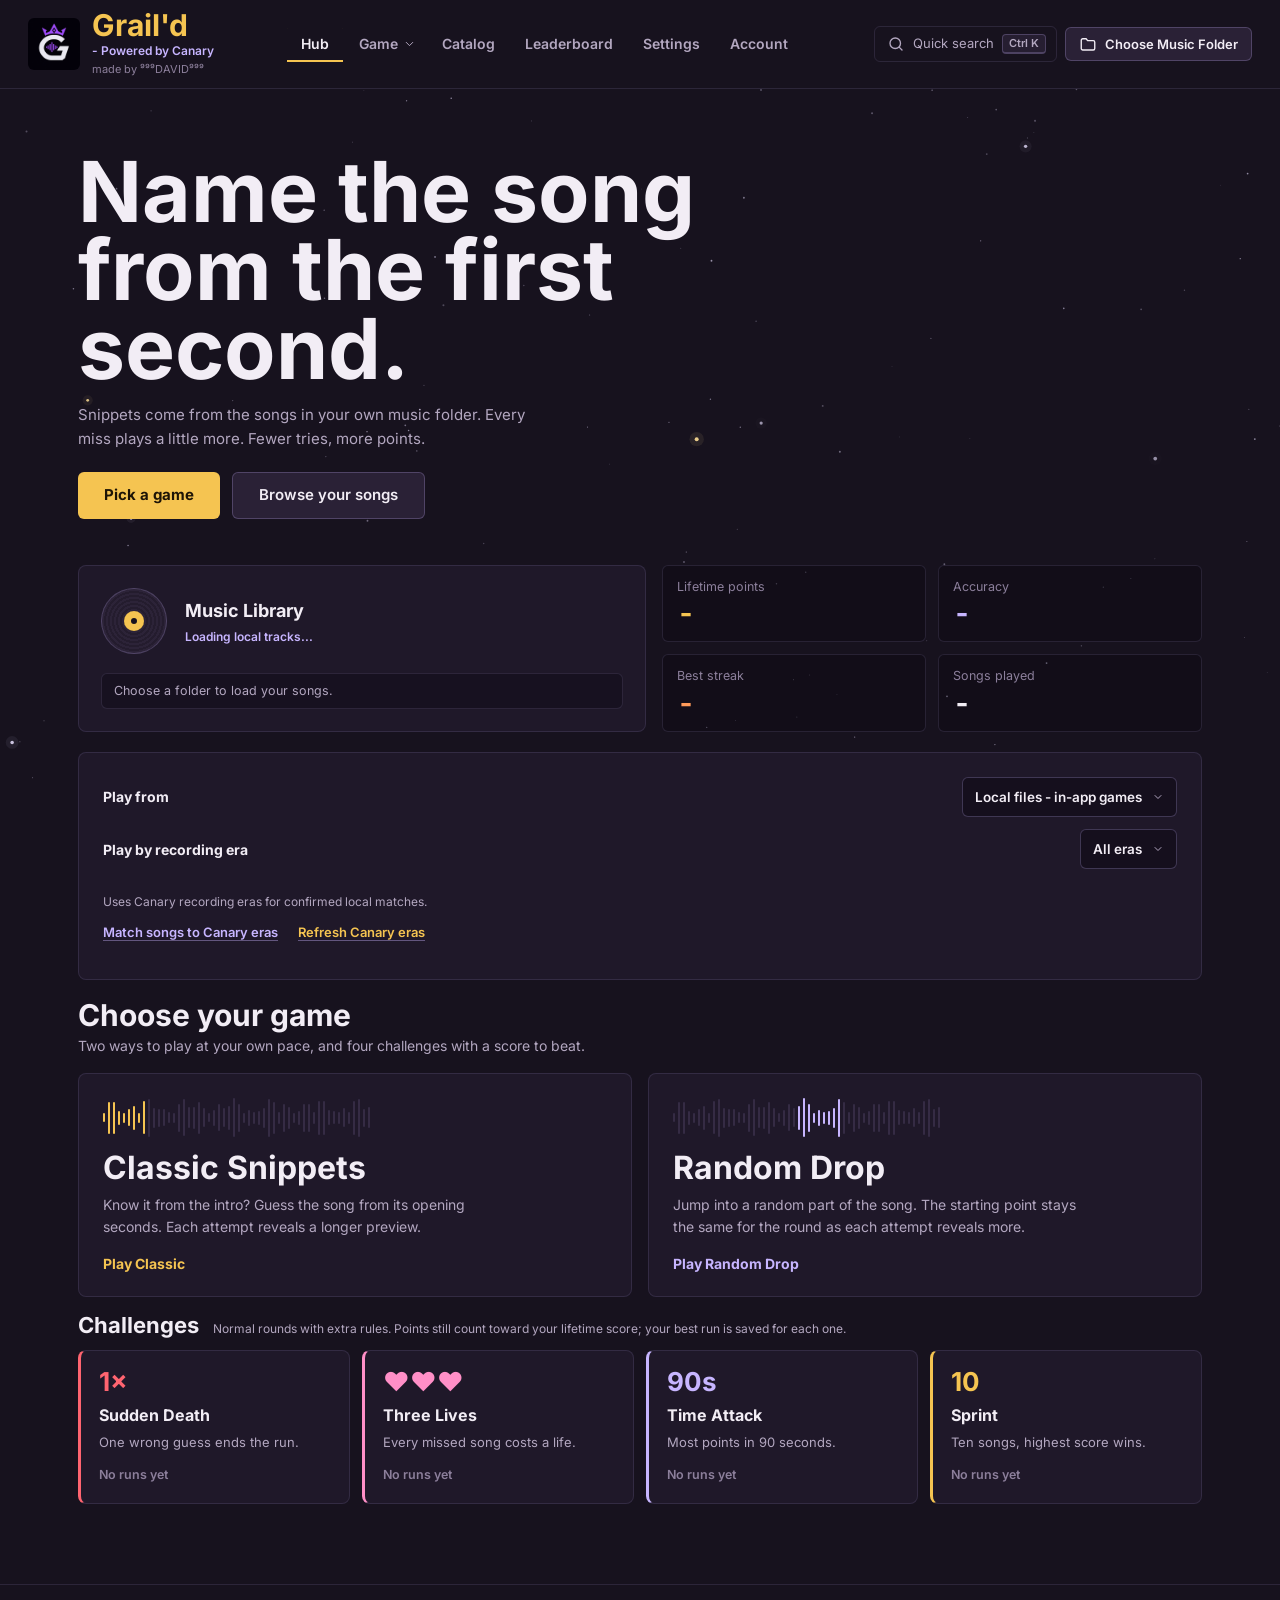
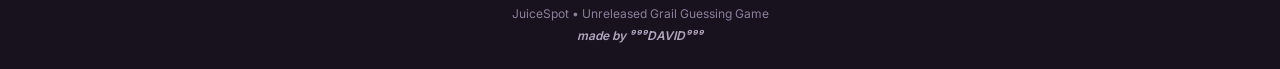
<file: index.html>
<!DOCTYPE html>
<html lang="en">
<head>
    <meta charset="UTF-8">
    <meta name="viewport" content="width=device-width, initial-scale=1.0">
    <title>JuiceSpot - Unreleased Grail Hub</title>
    <link rel="icon" type="image/png" href="assets/graild-logo.png">
    <link href="assets/tailwind.css" rel="stylesheet">
    <link href="assets/fonts.css" rel="stylesheet">
    <link href="assets/graild-ui.css" rel="stylesheet">
</head>
<body>
    <svg width="0" height="0" style="position:absolute" aria-hidden="true">
        <symbol id="i-hub" viewBox="0 0 24 24"><path d="M3 11.5 12 4l9 7.5"/><path d="M5.5 10v9.5h13V10"/><path d="M10 19.5v-5h4v5"/></symbol>
        <symbol id="i-game" viewBox="0 0 24 24"><circle cx="12" cy="12" r="9"/><path d="m10 8.5 5.5 3.5-5.5 3.5z"/></symbol>
        <symbol id="i-catalog" viewBox="0 0 24 24"><path d="M9 18V5.5l11-2V16"/><circle cx="6.5" cy="18" r="2.5"/><circle cx="17.5" cy="16" r="2.5"/></symbol>
        <symbol id="i-board" viewBox="0 0 24 24"><path d="M8 4h8v7a4 4 0 0 1-8 0z"/><path d="M8 6H4.5c0 3 1.2 5 3.7 5.4M16 6h3.5c0 3-1.2 5-3.7 5.4"/><path d="M12 15v3.5M8.5 20.5h7"/></symbol>
        <symbol id="i-settings" viewBox="0 0 24 24"><path d="M4 7h9M17 7h3M4 17h3M11 17h9"/><circle cx="15" cy="7" r="2"/><circle cx="9" cy="17" r="2"/></symbol>
        <symbol id="i-account" viewBox="0 0 24 24"><circle cx="12" cy="8" r="4"/><path d="M4.5 20.5c1-4 4-6 7.5-6s6.5 2 7.5 6"/></symbol>
        <symbol id="i-folder" viewBox="0 0 24 24"><path d="M3 7a2 2 0 0 1 2-2h4.500l2 2.500H19a2 2 0 0 1 2 2V18a2 2 0 0 1-2 2H5a2 2 0 0 1-2-2z"/></symbol>
        <symbol id="i-search" viewBox="0 0 24 24"><circle cx="11" cy="11" r="7"/><path d="m20 20-3.5-3.5"/></symbol>
        <symbol id="i-caret" viewBox="0 0 24 24"><path d="m6 9 6 6 6-6"/></symbol>
        <symbol id="i-check" viewBox="0 0 24 24"><path d="m5 12.5 4.5 4.500L19 7.5"/></symbol>
        <symbol id="i-alert" viewBox="0 0 24 24"><path d="M12 8.500v5M12 17v.01"/><path d="M10.3 4 2.8 17.500A2 2 0 0 0 4.5 20.500h15a2 2 0 0 0 1.700-3L13.7 4a2 2 0 0 0-3.4 0z"/></symbol>
        <symbol id="i-disc" viewBox="0 0 24 24"><circle cx="12" cy="12" r="9"/><circle cx="12" cy="12" r="2.5"/></symbol>
        <symbol id="i-lock" viewBox="0 0 24 24"><rect x="5" y="10.5" width="14" height="10" rx="2"/><path d="M8 10.500V7.500a4 4 0 0 1 8 0v3"/></symbol>
        <symbol id="i-cloud-off" viewBox="0 0 24 24"><path d="M3 3l18 18"/><path d="M8.5 6.300A6 6 0 0 1 18 11a4 4 0 0 1 2.5 6.500M16 18H7a4.5 4.5 0 0 1-1.5-8.700"/></symbol>
        <symbol id="i-grid" viewBox="0 0 24 24"><rect x="4" y="4" width="7" height="7" rx="1.5"/><rect x="13" y="4" width="7" height="7" rx="1.5"/><rect x="4" y="13" width="7" height="7" rx="1.5"/><rect x="13" y="13" width="7" height="7" rx="1.5"/></symbol>
        <symbol id="i-list" viewBox="0 0 24 24"><path d="M8 6h12M8 12h12M8 18h12M4 6h.01M4 12h.01M4 18h.01"/></symbol>
        <symbol id="i-trophy" viewBox="0 0 24 24"><path d="M8 4h8v7a4 4 0 0 1-8 0z"/><path d="M8 6H4.500c0 3 1.2 5 3.7 5.400M16 6h3.500c0 3-1.2 5-3.7 5.400"/><path d="M12 15v3.500M8.5 20.500h7"/></symbol>
        <symbol id="i-bolt" viewBox="0 0 24 24"><path d="M13 3 5 13.500h6L10 21l8-10.500h-6z"/></symbol>
    </svg>

    <div class="app-shell">
    <header class="rail">
        <div class="app-brand">
            <img id="app-logo" class="app-brand-logo" src="assets/graild-logo.png" alt="GRAIL'D crowned G logo" width="64" height="64">
            <div class="min-w-0">
                <h1 class="wordmark">Grail'd</h1>
                <p class="brand-sub">- Powered by Canary</p>
                <p class="brand-credit">made by ⁹⁹⁹DAVID⁹⁹⁹</p>
            </div>
        </div>
        <nav class="rail-nav" aria-label="Main">
            <button onclick="switchTab('hub')" id="btn-hub" class="nav-btn is-active bg-purple-600" aria-current="page"><svg class="icon" aria-hidden="true"><use href="#i-hub"></use></svg>Hub</button>
            <div id="game-nav" class="game-nav" onmouseenter="setGameMenu(true)" onmouseleave="setGameMenu(false)" onkeydown="handleGameMenuKey(event)" onfocusout="if (!this.contains(event.relatedTarget)) setGameMenu(false)">
                <button onclick="switchTab('game'); setGameMenu(false)" id="btn-game" class="nav-btn"><svg class="icon" aria-hidden="true"><use href="#i-game"></use></svg>Game</button>
                <button id="game-menu-toggle" type="button" onclick="setGameMenu(document.getElementById('game-mode-menu').hidden)" aria-label="Choose a game mode" aria-haspopup="menu" aria-expanded="false" aria-controls="game-mode-menu" class="nav-caret"><svg class="icon" aria-hidden="true"><use href="#i-caret"></use></svg></button>
                <div id="game-mode-menu" class="game-nav-menu" hidden>
                    <div class="game-nav-panel" role="menu" aria-label="Game modes">
                        <button id="nav-mode-classic" type="button" role="menuitemradio" aria-checked="true" onclick="chooseNavGameMode('classic')">Classic Snippets</button>
                        <button id="nav-mode-random" type="button" role="menuitemradio" aria-checked="false" onclick="chooseNavGameMode('random')">Random Drop</button>
                        <p class="menu-group" role="presentation">Challenges</p>
                        <button type="button" role="menuitem" data-challenge="sudden_death" onclick="setGameMenu(false); GraildChallenges.start('sudden_death')">Sudden Death</button>
                        <button type="button" role="menuitem" data-challenge="three_lives" onclick="setGameMenu(false); GraildChallenges.start('three_lives')">Three Lives</button>
                        <button type="button" role="menuitem" data-challenge="time_attack" onclick="setGameMenu(false); GraildChallenges.start('time_attack')">Time Attack</button>
                        <button type="button" role="menuitem" data-challenge="sprint" onclick="setGameMenu(false); GraildChallenges.start('sprint')">Sprint</button>
                        <p class="menu-note">Changing modes starts a fresh round.</p>
                    </div>
                </div>
            </div>
            <button onclick="switchTab('catalog')" id="btn-catalog" class="nav-btn"><svg class="icon" aria-hidden="true"><use href="#i-catalog"></use></svg>Catalog</button>
            <button onclick="switchTab('leaderboard')" id="btn-leaderboard" class="nav-btn"><svg class="icon" aria-hidden="true"><use href="#i-board"></use></svg>Leaderboard</button>
            <button onclick="switchTab('settings')" id="btn-settings" class="nav-btn"><svg class="icon" aria-hidden="true"><use href="#i-settings"></use></svg>Settings</button>
            <button onclick="switchTab('account')" id="btn-account" class="nav-btn"><svg class="icon" aria-hidden="true"><use href="#i-account"></use></svg>Account</button>
        </nav>
        <div class="rail-foot">
            <button id="palette-open" type="button" class="palette-trigger" aria-label="Open the command palette"><svg class="icon" aria-hidden="true"><use href="#i-search"></use></svg><span>Quick search</span><kbd>Ctrl K</kbd></button>
            <button onclick="chooseMusicFolder()" class="btn btn-secondary btn-sm"><svg class="icon" aria-hidden="true"><use href="#i-folder"></use></svg><span>Choose <span class="label-long">Music </span>Folder</span></button>
        </div>
    </header>

    <div class="app-main">
    <main class="app-content">

        <!-- TAB 1: HUB & DASHBOARD -->
        <section id="tab-hub" class="space-y-5">
            <div class="hub-hero">
                <h2 class="hub-title">Name the song from the first second.</h2>
                <p class="sub">Snippets come from the songs in your own music folder. Every miss plays a little more. Fewer tries, more points.</p>
                <div class="hub-actions">
                    <button onclick="document.getElementById('game-modes').scrollIntoView({behavior: 'smooth'})" class="btn btn-primary btn-lg">Pick a game</button>
                    <button onclick="switchTab('catalog')" class="btn btn-secondary btn-lg">Browse your songs</button>
                    <button id="hub-resume" type="button" onclick="switchTab('game')" class="btn btn-secondary btn-lg hidden">Resume round</button>
                </div>
                <button id="hub-note" type="button" class="hub-note hidden"><b id="hub-note-tag"></b><strong id="hub-note-title"></strong><span id="hub-note-detail"></span></button>
            </div>

            <div class="hub-row">
                <div class="card library-card">
                    <div id="hub-disc" class="disc" aria-hidden="true"></div>
                    <h4 class="text-lg font-bold self-end">Music Library</h4>
                    <p id="library-summary" class="text-xs font-semibold self-start" style="color:var(--cyan)">Loading local tracks...</p>
                    <div class="lib-body">
                        <div class="library-folder"><span id="folder-summary">Choose a folder to load your songs.</span></div>
                        <div id="hub-library-details" class="hidden">
                            <div class="meter-row">
                                <div class="small"><span>Canary eras found</span><span id="hub-era-coverage-text" class="tabular"></span></div>
                                <progress id="hub-era-coverage" max="100" value="0" aria-label="Songs with a Canary era"></progress>
                            </div>
                            <div id="hub-formats" class="chip-row mt-3"></div>
                        </div>
                        <button id="hub-library-cta" type="button" onclick="chooseMusicFolder()" class="btn btn-primary btn-sm btn-block mt-3 hidden">Choose a music folder</button>
                    </div>
                </div>
                <div class="hub-grid" aria-label="Your lifetime stats">
                    <div class="stat"><p class="stat-label">Lifetime points</p><p id="hub-stat-points" class="stat-value c-p">-</p></div>
                    <div class="stat"><p class="stat-label">Accuracy</p><p id="hub-stat-accuracy" class="stat-value c-c">-</p></div>
                    <div class="stat"><p class="stat-label">Best streak</p><p id="hub-stat-streak" class="stat-value c-o">-</p></div>
                    <div class="stat"><p class="stat-label">Songs played</p><p id="hub-stat-played" class="stat-value">-</p></div>
                </div>
            </div>
            <button id="hub-trophy" type="button" class="card hub-trophy hidden" onclick="switchTab('account'); switchAccountTab('achievements')">
                <span class="trophy-badge"><svg class="icon" aria-hidden="true"><use href="#i-trophy"></use></svg></span>
                <span class="trophy-text"><span class="tiny">Next trophy</span><strong id="hub-trophy-name"></strong><span id="hub-trophy-desc" class="small block"></span></span>
                <span class="w-28 shrink-0"><progress id="hub-trophy-progress" max="1" value="0" aria-label="Progress to next trophy"></progress><span id="hub-trophy-count" class="tiny tabular block mt-1 text-right"></span></span>
            </button>

            <div class="card card-pad space-y-3">
                <label class="setting-row">Play from
                    <select id="hub-library-source" onchange="changeLibrarySource(this.value)"><option value="local">Local files - in-app games</option><option value="canary">Canary website player</option></select>
                </label>
                <label class="setting-row">
                    <span>Play by recording era</span>
                    <select id="hub-recording-era-select" onchange="changeRecordingEra(this.value)"><option value="">All eras</option></select>
                </label>
                <div id="hub-era-chips" class="chip-row" role="group" aria-label="Recording era shortcuts"></div>
                <p id="hub-era-summary" class="small" role="status">Uses Canary recording eras for confirmed local matches.</p>
                <div class="flex flex-wrap gap-x-5 gap-y-1">
                    <button type="button" onclick="switchTab('catalog'); switchCatalogView('local')" class="link-btn">Match songs to Canary eras</button>
                    <button id="canary-refresh-eras" type="button" onclick="refreshCanaryEraList()" class="link-btn is-p">Refresh Canary eras</button>
                </div>
                <p id="canary-era-load-status" class="small" style="color:var(--cyan)" role="status"></p>
            </div>
            <div id="game-modes" class="space-y-4 scroll-mt-24">
                <div><h2 class="section-title">Choose your game</h2><p class="mt-1 sub">Two ways to play at your own pace, and four challenges with a score to beat.</p></div>
                <div id="local-game-choices" class="game-cards">
                    <button type="button" onclick="startGameMode('classic')" class="card game-card">
                        <span class="wave" data-wave="start" aria-hidden="true"></span>
                        <h3>Classic Snippets</h3>
                        <p>Know it from the intro? Guess the song from its opening seconds. Each attempt reveals a longer preview.</p>
                        <span class="go">Play Classic</span>
                    </button>
                    <button type="button" onclick="startGameMode('random')" class="card game-card is-cyan">
                        <span class="wave" data-wave="middle" aria-hidden="true"></span>
                        <h3>Random Drop</h3>
                        <p>Jump into a random part of the song. The starting point stays the same for the round as each attempt reveals more.</p>
                        <span class="go">Play Random Drop</span>
                    </button>
                </div>
                <div id="challenge-section" class="space-y-3">
                    <div class="challenge-head">
                        <h3 class="card-title">Challenges</h3>
                        <p class="small">Normal rounds with extra rules. Points still count toward your lifetime score; your best run is saved for each one.</p>
                    </div>
                    <div class="challenge-cards">
                        <button type="button" class="card challenge-card" data-tone="red" onclick="GraildChallenges.start('sudden_death')">
                            <span class="challenge-icon" aria-hidden="true">1&times;</span>
                            <h4>Sudden Death</h4>
                            <p>One wrong guess ends the run.</p>
                            <span class="challenge-best" data-best-for="sudden_death">No runs yet</span>
                        </button>
                        <button type="button" class="card challenge-card" data-tone="pink" onclick="GraildChallenges.start('three_lives')">
                            <span class="challenge-icon" aria-hidden="true">&hearts;&hearts;&hearts;</span>
                            <h4>Three Lives</h4>
                            <p>Every missed song costs a life.</p>
                            <span class="challenge-best" data-best-for="three_lives">No runs yet</span>
                        </button>
                        <button type="button" class="card challenge-card" data-tone="lime" onclick="GraildChallenges.start('time_attack')">
                            <span class="challenge-icon" aria-hidden="true">90s</span>
                            <h4>Time Attack</h4>
                            <p>Most points in 90 seconds.</p>
                            <span class="challenge-best" data-best-for="time_attack">No runs yet</span>
                        </button>
                        <button type="button" class="card challenge-card" data-tone="blue" onclick="GraildChallenges.start('sprint')">
                            <span class="challenge-icon" aria-hidden="true">10</span>
                            <h4>Sprint</h4>
                            <p>Ten songs, highest score wins.</p>
                            <span class="challenge-best" data-best-for="sprint">No runs yet</span>
                        </button>
                    </div>
                </div>
                <div id="canary-website-choice" class="hidden card card-accent card-pad space-y-3">
                    <h3 class="section-title">Canary Shuffle</h3>
                    <p class="sub">Pick a random song from Canary, using your selected recording era. Opens Canary's own player in your browser.</p>
                    <p class="small">Press Play on Canary to listen. Website playback has its own controls; in-app guessing and timed snippets use local files.</p>
                    <button id="canary-random-play" type="button" onclick="playRandomCanarySong()" class="btn btn-cyan">Open a random Canary song</button>
                    <p id="canary-random-status" class="text-sm" style="color:var(--cyan)" role="status"></p>
                </div>
                <p id="mode-message" class="min-h-5 text-sm" style="color:var(--red)" role="status"></p>
            </div>
        </section>

        <!-- GAME PANEL: opened from Hub game tiles -->
        <section id="tab-game" class="hidden">
            <div class="game-layout">
                <div class="space-y-3 min-w-0">
                    <div class="flex flex-wrap items-center justify-between gap-x-4 gap-y-1">
                        <button type="button" onclick="switchTab('hub')" class="text-sm font-bold" style="color:var(--muted)">&larr; All games</button>
                        <p id="game-resume-status" class="tiny" role="status">Your current round saves automatically. Return here to resume it.</p>
                    </div>
                    <div class="card card-accent card-pad space-y-5">
                        <div id="challenge-summary" class="challenge-summary hidden" role="status"></div>
                        <div class="game-head">
                            <div>
                                <h3 id="game-mode-title" class="text-xl font-extrabold">Classic Snippets</h3>
                                <p id="game-mode-description" class="small">Guess the song from its intro.</p>
                                <p class="small">Attempt <span id="current-attempt">1</span> of 6</p>
                            </div>
                            <div class="game-hud">
                                <span id="game-score" class="tabular">Score: 0</span>
                                <p class="streak tabular" id="game-streak-line">Streak <span id="game-streak">0</span></p>
                            </div>
                        </div>

                        <div id="challenge-hud" class="challenge-hud hidden" aria-label="Challenge run">
                            <span id="challenge-name" class="challenge-name"></span>
                            <span id="challenge-meter" class="challenge-meter tabular" role="timer" aria-live="off"></span>
                            <span class="challenge-run"><span class="tiny">Run</span> <strong id="challenge-score" class="tabular"></strong></span>
                            <span id="challenge-best" class="tiny"></span>
                            <button id="challenge-quit" type="button" class="btn btn-quiet btn-sm">End run</button>
                        </div>

                        <div class="game-options">
                            <label class="field">Difficulty
                                <select id="difficulty-select" onchange="changeDifficulty(this.value)">
                                    <option>Easy</option><option>Medium</option><option>Hard</option>
                                </select>
                            </label>
                            <label class="field">Recording era
                                <select id="recording-era-select" onchange="changeRecordingEra(this.value)"><option value="">All eras</option></select>
                            </label>
                        </div>
                        <p class="tiny" style="margin-top:6px">Recording era uses automatically checked or confirmed Canary eras.</p>

                        <div id="game-blocker" class="hidden"></div>

                        <div id="game-play-area" class="space-y-5">
                        <div id="timeline-bars" aria-label="Attempts">
                            <div class="attempt-seg bg-purple-500" id="bar-0"></div>
                            <div class="attempt-seg bg-slate-700" id="bar-1"></div>
                            <div class="attempt-seg bg-slate-700" id="bar-2"></div>
                            <div class="attempt-seg bg-slate-700" id="bar-3"></div>
                            <div class="attempt-seg bg-slate-700" id="bar-4"></div>
                            <div class="attempt-seg bg-slate-700" id="bar-5"></div>
                        </div>

                        <div id="snippet-deck" class="deck">
                            <div class="eq" id="snippet-eq" aria-hidden="true"></div>
                            <button onclick="playSnippetSimulation()" id="play-btn" type="button">
                                <span id="snippet-play-icon" aria-hidden="true">&#9654;</span> <span id="snippet-play-label">Play</span> <span><span id="snippet-sec">1</span>s</span>
                            </button>
                            <div class="deck-meta">
                                <progress id="snippet-progress" max="1000" value="0" aria-label="Snippet playback progress"></progress>
                                <span id="snippet-clock" class="tabular">0.0s</span>
                                <span id="round-worth" class="worth tabular"></span>
                            </div>
                            <label class="volume-row">
                                <span>Volume</span>
                                <input id="volume-control" type="range" min="0" max="100" value="70" aria-label="Music volume" oninput="changeVolume(this.value)">
                                <span id="volume-value" class="w-10 text-right tabular-nums">70%</span>
                            </label>
                        </div>

                        <div id="cover-container" class="cover-box hidden">
                            <div class="cover-frame">
                                <div id="cover-art-inner">&#9834;</div>
                            </div>
                            <p id="correct-song-title">Rental</p>
                        </div>

                        <ol id="round-log" class="round-log hidden" aria-label="Your attempts this round"></ol>

                        <!-- Input & Guess Box -->
                        <div id="input-area" class="space-y-3">
                            <div class="guess-wrap">
                                <input type="text" id="guess-input" placeholder="Type song title..." autocomplete="off" oninput="handleTyping(event)" onkeydown="handleGuessKey(event)" onblur="window.setTimeout(hideSuggestions, 120)" role="combobox" aria-autocomplete="list" aria-expanded="false" aria-controls="suggestions" aria-label="Song title guess">
                                <div id="suggestions" class="hidden" role="listbox"></div>
                            </div>
                            <div class="game-actions">
                                <button onclick="submitGuess()" type="button" class="btn btn-green">Guess</button>
                                <button onclick="skipAttempt()" type="button" class="btn btn-quiet">Skip (+1s)</button>
                                <button id="reroll-btn" onclick="rerollSong()" type="button" class="btn btn-cyan">New song</button>
                            </div>
                            <p class="key-hints"><span><kbd>Enter</kbd> submit</span><span><kbd>Ctrl</kbd> <kbd>Space</kbd> play</span><span><kbd>Ctrl</kbd> <kbd>Enter</kbd> skip</span><span><kbd>?</kbd> all shortcuts</span></p>
                        </div>
                        </div>

                        <div id="feedback-banner" class="feedback" role="status"></div>
                        <button id="next-round-btn" onclick="startNextRound()" type="button" class="btn btn-primary btn-lg btn-block hidden">Next Round</button>
                    </div>
                </div>
                <aside class="game-side" aria-label="This session">
                    <div class="card card-pad space-y-3">
                        <h4 class="kicker kicker-c">This session</h4>
                        <div class="side-stats">
                            <div class="stat"><p class="stat-label">Correct</p><p id="side-correct" class="stat-value c-g">0</p></div>
                            <div class="stat"><p class="stat-label">Wrong</p><p id="side-wrong" class="stat-value c-r">0</p></div>
                            <div class="stat"><p class="stat-label">Accuracy</p><p id="side-accuracy" class="stat-value c-c">-</p></div>
                            <div class="stat"><p class="stat-label">Rounds</p><p id="side-rounds" class="stat-value">0</p></div>
                        </div>
                    </div>
                    <div class="card card-pad space-y-3">
                        <h4 class="kicker">Round history</h4>
                        <ul id="round-history" class="history"></ul>
                        <p id="round-history-empty" class="small">Finished rounds appear here until you close GRAIL'D.</p>
                    </div>
                </aside>
            </div>
        </section>

        <!-- TAB 3: CATALOG BROWSER -->
        <section id="tab-catalog" class="hidden space-y-4">
            <div class="flex justify-between items-center flex-wrap gap-4">
                <div class="min-w-0">
                    <h2 class="section-title">Your Music Catalog</h2>
                    <p id="catalog-summary" class="small break-all">Tracks found in your selected folder.</p>
                </div>
                <label id="local-format-control" class="flex items-center gap-3 text-xs font-semibold" style="color:var(--muted)">Audio format
                    <select id="catalog-format" onchange="filterCatalog(this.value)">
                        <option value="all">All formats</option>
                    </select>
                </label>
            </div>

            <div class="era-banner">
                <div class="era-banner-top">
                    <p id="automatic-era-status" role="status">Canary automatically checks your library for recording eras.</p>
                    <button id="automatic-era-recheck" type="button" onclick="recheckAutomaticEras()" class="btn btn-secondary btn-sm">Recheck song eras</button>
                </div>
                <progress id="era-scan-progress" class="hidden" max="100" value="0" aria-label="Canary era check progress"></progress>
            </div>
            <div class="seg seg-inline" role="tablist" aria-label="Catalogue sources">
                <button id="local-catalog-tab" type="button" role="tab" aria-selected="true" onclick="switchCatalogView('local')" class="seg-btn">Local library</button>
                <button id="canary-catalog-tab" type="button" role="tab" aria-selected="false" onclick="switchCatalogView('canary')" class="seg-btn">Canary catalogue</button>
            </div>
            <div id="catalog-toolbar" class="space-y-3">
                <div class="catalog-toolbar">
                    <div class="search-box"><svg class="icon" aria-hidden="true"><use href="#i-search"></use></svg><input id="catalog-search" type="search" placeholder="Search songs or eras..." aria-label="Search your songs or eras" oninput="renderCatalog(catalogFilter)"></div>
                    <label class="flex items-center gap-2 text-xs font-semibold" style="color:var(--muted)">Sort
                        <select id="catalog-sort" onchange="renderCatalog(catalogFilter)">
                            <option value="az">Title A-Z</option>
                            <option value="za">Title Z-A</option>
                            <option value="era">Recording era</option>
                            <option value="played">Most played</option>
                            <option value="missed">Most missed</option>
                        </select>
                    </label>
                    <div class="seg" role="group" aria-label="Catalog layout">
                        <button id="catalog-view-grid" type="button" class="seg-btn is-active" style="padding:7px 10px" aria-label="Grid view" aria-pressed="true" onclick="setCatalogLayout('grid')"><svg class="icon" aria-hidden="true"><use href="#i-grid"></use></svg></button>
                        <button id="catalog-view-list" type="button" class="seg-btn" style="padding:7px 10px" aria-label="List view" aria-pressed="false" onclick="setCatalogLayout('list')"><svg class="icon" aria-hidden="true"><use href="#i-list"></use></svg></button>
                    </div>
                </div>
                <div id="catalog-status-chips" class="chip-row" role="group" aria-label="Filter by Canary era status"></div>
            </div>
            <div class="catalog-grid" id="catalog-grid" aria-live="polite">
                <div class="skeleton-grid"><div class="skeleton"></div><div class="skeleton"></div><div class="skeleton"></div><div class="skeleton"></div></div>
            </div>
            <div id="catalog-foot" class="catalog-foot hidden">
                <p id="catalog-count" class="tiny tabular"></p>
                <button id="catalog-more" type="button" class="btn btn-secondary btn-sm" onclick="showMoreCatalog()">Show more songs</button>
            </div>
            <div id="canary-browser" class="hidden space-y-4">
                <p class="sub">Explore Canary metadata and artwork. Gameplay always uses your local audio files.</p>
                <form onsubmit="event.preventDefault(); searchCanary(0)" class="card canary-form">
                    <label class="field">Song title or alias<input id="canary-search" type="search" maxlength="200" placeholder="Search songs..."></label>
                    <label class="field">Recording era<input id="canary-era" list="canary-era-options" maxlength="60" placeholder="Any era"><datalist id="canary-era-options"><option value="JUTE"><option value="WOD"><option value="DRFL"></datalist></label>
                    <label class="field">Category<select id="canary-category"><option value="">All categories</option></select></label>
                    <button id="canary-search-button" type="submit" class="btn btn-purple">Search Canary</button>
                </form>
                <p id="canary-browser-status" class="text-sm" style="color:var(--cyan)" role="status"></p>
                <div id="canary-results" class="canary-results"></div>
                <div class="flex items-center justify-between gap-3">
                    <button id="canary-previous" type="button" onclick="searchCanary(canaryPage - 1)" disabled class="btn btn-secondary btn-sm">Previous</button>
                    <span id="canary-pagination" class="small tabular"></span>
                    <button id="canary-next" type="button" onclick="searchCanary(canaryPage + 1)" disabled class="btn btn-secondary btn-sm">Next</button>
                </div>
            </div>
        </section>

        <!-- TAB 4: LEADERBOARD -->
        <section id="tab-leaderboard" class="hidden">
            <div class="board-layout">
                <div class="card card-accent card-pad space-y-4 min-w-0">
                    <div class="card-head">
                        <h3 class="card-title">Global Leaderboard</h3>
                        <button id="global-refresh" type="button" onclick="refreshGlobalLeaderboard()" class="btn btn-purple btn-sm">Refresh</button>
                    </div>
                    <p id="global-status" role="status">Top 50 players by lifetime points.</p>
                    <div id="global-podium" class="podium hidden" aria-hidden="true"></div>
                    <div id="global-filter-wrap" class="search-box hidden"><svg class="icon" aria-hidden="true"><use href="#i-search"></use></svg><input id="global-filter" type="search" placeholder="Find a player..." aria-label="Find a player" oninput="filterGlobalBoard()"></div>
                    <div id="global-leaderboard" class="board-list" aria-live="polite"></div>
                </div>
                <div class="card card-accent-p card-pad space-y-4 min-w-0">
                    <h3 class="card-title">Your Records</h3>
                    <h4 class="kicker" style="color:var(--faint)">Current session</h4>
                    <div class="record-grid">
                        <div class="stat span-2"><p class="stat-label">Score - current session</p><p id="session-score" class="stat-value c-p">0 pts</p></div>
                        <div class="stat"><p class="stat-label">Current streak</p><p id="session-streak" class="stat-value c-o">0</p></div>
                        <div class="stat"><p class="stat-label">Songs in folder</p><p id="session-tracks" class="stat-value c-c">0</p></div>
                        <div class="stat"><p class="stat-label">Correct guesses</p><p id="session-correct-guesses" class="stat-value c-g">0</p></div>
                        <div class="stat"><p class="stat-label">Wrong guesses</p><p id="session-wrong-guesses" class="stat-value c-r">0</p></div>
                    </div>
                </div>
                <div class="card card-pad space-y-4 board-full min-w-0">
                    <div class="card-head">
                        <div><h3 class="card-title">Per-song record</h3><p class="small">Saved to your account across sessions.</p></div>
                        <div class="search-box" style="flex:0 1 280px"><svg class="icon" aria-hidden="true"><use href="#i-search"></use></svg><input id="song-record-search" type="search" placeholder="Search songs..." aria-label="Search per-song records" oninput="renderSongRecords()"></div>
                    </div>
                    <div id="song-insights" class="insights hidden"></div>
                    <div>
                        <div class="record-head">
                            <button type="button" data-sort="title" onclick="sortSongRecords('title')">Song</button>
                            <button type="button" class="r" data-sort="correct" onclick="sortSongRecords('correct')">Right</button>
                            <button type="button" class="r" data-sort="wrong" onclick="sortSongRecords('wrong')">Wrong</button>
                            <button type="button" class="r acc" data-sort="accuracy" onclick="sortSongRecords('accuracy')">Accuracy</button>
                        </div>
                        <div id="song-leaderboard" class="record-list" aria-live="polite"><div class="skeleton-rows"><div class="skeleton"></div><div class="skeleton"></div><div class="skeleton"></div></div></div>
                        <p id="song-record-count" class="tiny tabular mt-2 hidden"></p>
                    </div>
                </div>
            </div>
        </section>

        <section id="tab-account" class="hidden narrow-col space-y-5">
            <div id="auth-card" class="card card-accent auth-layout">
                <div class="auth-aside">
                    <img src="assets/graild-logo.png" alt="" width="76" height="76">
                    <h2>Your GRAIL'D Account</h2>
                    <ul class="auth-points">
                        <li><svg class="icon" aria-hidden="true"><use href="#i-check"></use></svg>Save your score and per-song records</li>
                        <li><svg class="icon" aria-hidden="true"><use href="#i-check"></use></svg>Climb the global leaderboard</li>
                        <li><svg class="icon" aria-hidden="true"><use href="#i-check"></use></svg>Unlock 50 achievements and earn tags</li>
                    </ul>
                </div>
                <div class="auth-main">
                    <div class="seg">
                        <button id="signin-tab" type="button" onclick="showAuthForm('signin')" class="seg-btn is-active">Sign In</button>
                        <button id="register-tab" type="button" onclick="showAuthForm('register')" class="seg-btn">Create Account</button>
                    </div>
                    <div class="provider-box mt-5 space-y-3">
                        <p class="text-sm font-bold">Connect a provider</p>
                        <p class="small">Verify with Google or Discord, then create your GRAIL'D username and password.</p>
                        <div class="flex flex-wrap gap-2">
                            <button type="button" onclick="connectSocial('google')" class="btn btn-secondary flex-1 whitespace-nowrap">Continue with Google</button>
                            <button type="button" onclick="connectSocial('discord')" class="btn btn-discord flex-1 whitespace-nowrap">Continue with Discord</button>
                        </div>
                        <p id="auth-social-message" class="min-h-5 break-words text-xs" style="color:var(--cyan)" role="status"></p>
                    </div>
                    <form id="sign-in-form" class="mt-5 space-y-4" onsubmit="signIn(event)">
                        <label class="field">Username
                            <input id="signin-username" name="username" type="text" autocomplete="username" required maxlength="24">
                        </label>
                        <label class="field">Password
                            <input id="signin-password" name="password" type="password" autocomplete="current-password" required maxlength="128">
                            <span class="hint is-bad hidden" data-caps-for="signin-password">Caps Lock is on</span>
                        </label>
                        <button type="submit" class="btn btn-primary btn-block">Sign In</button>
                    </form>
                    <form id="register-form" class="mt-5 hidden space-y-4" onsubmit="registerAccount(event)">
                        <label class="field">Username
                            <input id="register-username" name="username" type="text" autocomplete="username" pattern="[A-Za-z0-9_]{3,24}" required maxlength="24">
                            <span id="register-username-hint" class="hint">3–24 letters, numbers, or underscores</span>
                        </label>
                        <label class="field">Password
                            <input id="register-password" name="new-password" type="password" autocomplete="new-password" minlength="10" maxlength="128" required>
                            <span id="register-password-meter" class="pw-meter" data-score="0" aria-hidden="true"><i></i><i></i><i></i><i></i></span>
                            <span id="register-password-hint" class="hint">At least 10 characters</span>
                            <span class="hint is-bad hidden" data-caps-for="register-password">Caps Lock is on</span>
                        </label>
                        <button type="submit" class="btn btn-primary btn-block">Create Account</button>
                    </form>
                    <p id="auth-message" class="mt-4 min-h-5 text-center text-sm" style="color:var(--red)" role="status"></p>
                </div>
            </div>

            <div id="profile-card" class="card card-accent-p hidden card-pad space-y-5">
                <div class="seg" role="tablist" aria-label="Account sections">
                    <button id="account-profile-tab" type="button" role="tab" aria-selected="true" aria-controls="account-profile-panel" onclick="switchAccountTab('profile')" class="seg-btn is-active">Profile</button>
                    <button id="account-achievements-tab" type="button" role="tab" aria-selected="false" aria-controls="account-achievements-panel" onclick="switchAccountTab('achievements')" class="seg-btn">Achievements <span id="achievement-tab-count" class="tabular">0/50</span></button>
                </div>
                <div id="account-profile-panel" role="tabpanel" aria-labelledby="account-profile-tab" class="space-y-5">
                <div class="profile-head">
                    <div id="profile-avatar">🧃</div>
                    <div class="min-w-0 flex-1">
                        <div class="flex flex-wrap items-center gap-2">
                            <h2 id="profile-display-name" class="break-words text-xl font-extrabold"></h2>
                            <span id="profile-owner-tag" tabindex="0" title="Verified owner / creator of GRAIL'D." class="owner-tag hidden">Owner / Creator</span>
                            <div id="profile-tags" class="flex flex-wrap gap-2" aria-label="Account tags"></div>
                        </div>
                        <p id="profile-username" class="break-all text-sm" style="color:var(--cyan)"></p>
                        <p id="profile-created" class="tiny mt-1"></p>
                        <p id="profile-connected-providers" class="small mt-1"></p>
                    </div>
                </div>
                <div class="grid grid-cols-2 gap-3 sm:grid-cols-4">
                    <div class="stat"><p class="stat-label">Correct</p><p id="profile-correct" class="stat-value c-g">0</p></div>
                    <div class="stat"><p class="stat-label">Incorrect</p><p id="profile-wrong" class="stat-value c-r">0</p></div>
                    <div class="stat"><p class="stat-label">Accuracy</p><p id="profile-accuracy" class="stat-value c-c">0%</p></div>
                    <div class="stat"><p class="stat-label">Points</p><p id="profile-points" class="stat-value c-p">0</p></div>
                    <div class="stat"><p class="stat-label">Current streak</p><p id="profile-current-streak" class="stat-value c-o">0</p></div>
                    <div class="stat"><p class="stat-label">Best streak</p><p id="profile-best-streak" class="stat-value c-o">0</p></div>
                    <div class="stat"><p class="stat-label">Songs played</p><p id="profile-songs-played" class="stat-value">0</p></div>
                    <div class="stat"><p class="stat-label">Grails collected</p><p id="profile-grails" class="stat-value c-c">0</p></div>
                </div>
                <div class="space-y-3 divider">
                    <h3 class="text-sm font-bold">Account tags</h3>
                    <p class="small">Tags follow your verified Discord or Google sign-in across devices. Use the same sign-in provider to recognize the same global account.</p>
                    <p id="global-tags-status" class="small" style="color:var(--cyan-2)" role="status"></p>
                    <p id="global-player-id" class="break-all tiny"></p>
                    <button type="button" onclick="refreshGlobalTags(globalTagGeneration)" class="link-btn">Refresh global tags</button>
                    <p class="small">Hover over a tag or focus it to see how it was obtained. Earned tags stay unlocked.</p>
                    <p id="top-earner-progress" class="text-sm" style="color:var(--purple-2)" role="status"></p>
                    <div id="tag-management" class="hidden space-y-3 provider-box">
                        <h4 class="text-sm font-bold" style="color:var(--cyan-2)">Manage tags</h4>
                        <form onsubmit="event.preventDefault(); createCustomTag()" class="space-y-3">
                            <label class="field">New tag name
                                <input id="custom-tag-name" maxlength="32" required placeholder="e.g. Contributor">
                            </label>
                            <label class="field">Hover description
                                <input id="custom-tag-description" maxlength="240" required placeholder="Why this person received the tag">
                            </label>
                            <button id="custom-tag-create" type="submit" class="btn btn-purple btn-sm">Create custom tag</button>
                        </form>
                        <label class="field">Tag to assign or remove
                            <select id="tag-definition-select" onchange="selectedTagId=this.value"><option value="beta_tester">Beta Tester</option></select>
                        </label>
                        <form onsubmit="event.preventDefault(); assignDiscordTesterTag(true)" class="space-y-3">
                            <label class="field">Discord user ID or mention
                                <input id="tag-discord-id" type="text" maxlength="30" placeholder="Numeric Discord ID or &lt;@ID&gt;" required>
                            </label>
                            <p class="small">Use their numeric ID or paste a Discord mention. Tags can be assigned before their first sign-in and will follow that Discord account.</p>
                            <div class="flex flex-wrap gap-2">
                                <button id="discord-tag-assign" type="submit" class="btn btn-purple btn-sm">Assign by Discord</button>
                                <button id="discord-tag-remove" type="button" onclick="assignDiscordTesterTag(false)" class="btn btn-secondary btn-sm">Remove by Discord</button>
                            </div>
                        </form>
                        <p class="small">Choose a registered player, or use their Discord ID above. Only the verified owner can create and assign custom tags. Owner and earned tags are protected.</p>
                        <label class="field">Account
                            <select id="tag-account-select"></select>
                        </label>
                        <div class="flex flex-wrap gap-2">
                            <button id="tag-assign-button" type="button" onclick="assignTesterTag(true)" class="btn btn-purple btn-sm">Assign tag</button>
                            <button id="tag-remove-button" type="button" onclick="assignTesterTag(false)" class="btn btn-secondary btn-sm">Remove tag</button>
                        </div>
                        <p id="tag-management-status" class="small" style="color:var(--cyan-2)" role="status"></p>
                    </div>
                </div>
                <div class="space-y-3 divider">
                    <h3 class="text-sm font-bold">Your game preferences</h3>
                    <label class="setting-row font-semibold">Play from
                        <select id="account-library-source" onchange="changeLibrarySource(this.value)"><option value="local">Local files - in-app games</option><option value="canary">Canary website player</option></select>
                    </label>
                    <label class="setting-row font-semibold">Recording era
                        <select id="account-recording-era-select" onchange="changeRecordingEra(this.value)"><option value="">All eras</option></select>
                    </label>
                    <p id="account-era-summary" class="small">Saved separately for your account. Era metadata comes from Canary.</p>
                </div>
                <form id="profile-edit-form" class="space-y-4 divider" onsubmit="saveProfile(event)">
                    <h3 class="text-sm font-bold">Edit Profile</h3>
                    <div class="flex flex-wrap gap-2">
                        <button type="button" onclick="connectSocial('google')" class="btn btn-secondary btn-sm">Link Google</button>
                        <button type="button" onclick="connectSocial('discord')" class="btn btn-discord btn-sm">Link Discord</button>
                    </div>
                    <p id="profile-social-message" class="min-h-5 break-words text-xs" style="color:var(--cyan)" role="status"></p>
                    <label class="field">Display name
                        <input id="profile-edit-name" type="text" maxlength="32" required>
                    </label>
                    <div class="field"><label for="profile-edit-avatar">Avatar</label>
                        <div id="avatar-picker" class="avatar-picker hidden" role="radiogroup" aria-label="Avatar"></div>
                        <select id="profile-edit-avatar" class="w-full mt-1.5">
                            <option>🧃</option><option>💿</option><option>🌙</option><option>⭐</option><option>🧊</option><option>🕊️</option><option>🦋</option><option>🎧</option><option>💎</option><option>🖤</option>
                        </select>
                    </div>
                    <div class="flex flex-wrap gap-3">
                        <button type="submit" class="btn btn-primary">Save Profile</button>
                        <button type="button" onclick="signOut()" class="btn btn-secondary">Sign Out</button>
                    </div>
                    <p id="profile-message" class="min-h-5 text-sm" style="color:var(--cyan)" role="status"></p>
                </form>
                </div>
                <div id="account-achievements-panel" role="tabpanel" aria-labelledby="account-achievements-tab" class="hidden space-y-5">
                    <div>
                        <p class="kicker">Your trophy room</p>
                        <h2 class="section-title mt-2">Chase the next milestone</h2>
                        <p id="achievement-summary" class="sub mt-2" role="status">0 of 50 unlocked</p>
                        <progress id="achievement-overall" max="50" value="0" aria-label="Achievements unlocked" class="mt-3"></progress>
                        <p class="tiny mt-2">Earned badges stay unlocked. Existing stats count; first-attempt and Hard-mode wins are tracked from this update.</p>
                    </div>
                    <label class="setting-row font-semibold">Show achievements
                        <select id="achievement-filter" onchange="renderAchievements()">
                            <option value="all">All achievements</option>
                            <option value="unlocked">Unlocked</option>
                            <option value="locked">In progress</option>
                            <option value="closest">Closest to unlocking</option>
                        </select>
                    </label>
                    <div id="achievement-list" class="ach-grid"></div>
                </div>
            </div>
        </section>

        <section id="tab-settings" class="hidden">
            <div class="settings-layout">
                <div class="card card-pad space-y-5 min-w-0">
                    <div class="card-head">
                        <div><h2 class="section-title">Settings</h2><p class="sub mt-1">GRAIL'D <span id="settings-current-version">0.8.0</span></p></div>
                        <span id="update-status-pill" class="status-pill" data-tone="idle">Not checked yet</span>
                    </div>
                    <h3 class="card-title">Beta updates</h3>
                    <form onsubmit="event.preventDefault(); saveUpdateSettings()" class="space-y-4">
                        <label class="field">GitHub repository
                            <input id="update-repository" maxlength="140" placeholder="owner/repository">
                        </label>
                        <label class="field">Release channel
                            <select id="update-channel"><option value="beta">Beta (includes prereleases)</option><option value="stable">Stable</option></select>
                        </label>
                        <label class="toggle"><input id="update-automatic" type="checkbox" checked>Check automatically when GRAIL'D starts</label>
                        <div class="flex flex-wrap gap-3"><button type="submit" class="btn btn-primary">Save update settings</button><button id="manual-update-check" type="button" onclick="manualUpdateCheck()" class="btn btn-secondary">Check for Updates</button></div>
                    </form>
                    <p id="update-settings-status" class="text-sm" style="color:var(--cyan)" role="status"></p>
                    <p id="update-last-result" class="small"></p>
                    <p class="tiny">Updates are installed after GRAIL'D closes. Your account, sign-in, music preferences, and Canary cache stay in your app data folder.</p>
                </div>
                <div class="card card-pad space-y-3 min-w-0">
                    <h3 class="card-title">Keyboard shortcuts</h3>
                    <p class="small">Work anywhere in the app unless noted.</p>
                    <ul id="settings-shortcuts" class="shortcut-list"></ul>
                </div>
            </div>
        </section>
    </main>

    <!-- FOOTER -->
    <footer class="app-footer">
        <p>JuiceSpot • Unreleased Grail Guessing Game</p>
        <p class="credit">made by ⁹⁹⁹DAVID⁹⁹⁹</p>
    </footer>
    </div>
    </div>

    <aside id="update-notification" class="hidden update-toast" aria-labelledby="update-heading" aria-live="polite">
        <h2 id="update-heading" class="text-lg font-black">GRAIL'D update <span id="update-version"></span></h2>
        <p id="update-status" class="mt-2 text-sm" style="color:var(--cyan-2)"></p>
        <p id="update-notes" class="mt-3 max-h-40 overflow-y-auto whitespace-pre-wrap text-xs" style="color:var(--muted)"></p>
        <progress id="update-progress" max="100" value="0" aria-label="Update download progress" class="hidden mt-3"></progress>
        <div class="mt-4 flex flex-wrap gap-3"><button id="update-now" type="button" onclick="updateNow()" class="btn btn-primary btn-sm">Update Now</button><button id="update-later" type="button" onclick="updateLater()" class="btn btn-secondary btn-sm">Later</button><button id="update-cancel" type="button" onclick="cancelUpdateDownload()" class="btn btn-danger btn-sm hidden">Cancel download</button></div>
    </aside>

    <dialog id="song-information" aria-labelledby="song-info-heading" class="modal">
        <div class="flex items-center justify-between gap-4"><h2 id="song-info-heading" class="text-xl font-black">Song Information</h2><button type="button" onclick="document.getElementById('song-information').close()" class="btn btn-secondary btn-sm">Close</button></div>
        <p id="song-info-status" class="mt-3 text-sm" style="color:var(--cyan)" role="status"></p>
        <div id="song-info-content" class="mt-4 space-y-4"></div>
        <form id="song-match-search-form" class="hidden mt-5 flex flex-wrap gap-2" onsubmit="event.preventDefault(); searchLocalCanary()">
            <label class="field flex-1 min-w-[200px]">Search another title or alias<input id="song-match-query" maxlength="200" required></label>
            <button type="submit" class="btn btn-purple self-end">Find recordings</button>
        </form>
    </dialog>

    <dialog id="command-palette" class="palette" aria-label="Command palette">
        <div class="palette-input"><svg class="icon" aria-hidden="true"><use href="#i-search"></use></svg><input id="palette-input" type="text" placeholder="Jump to a screen, a game, an era or a song..." autocomplete="off" aria-label="Search commands and songs" role="combobox" aria-expanded="true" aria-controls="palette-list"><kbd>Esc</kbd></div>
        <div id="palette-list" class="palette-list" role="listbox"></div>
    </dialog>

    <dialog id="shortcuts-dialog" class="modal" style="max-width:440px" aria-labelledby="shortcuts-heading">
        <div class="flex items-center justify-between gap-4"><h2 id="shortcuts-heading" class="text-xl font-black">Keyboard shortcuts</h2><button type="button" onclick="document.getElementById('shortcuts-dialog').close()" class="btn btn-secondary btn-sm">Close</button></div>
        <ul id="dialog-shortcuts" class="shortcut-list mt-4"></ul>
    </dialog>

    <div id="toast-region" class="toast-region" role="status" aria-live="polite"></div>

    <script>
        const tabIds = ['hub', 'game', 'catalog', 'leaderboard', 'account', 'settings'];
        let appState = null;
        let catalogSongs = [];
        let catalogFilter = 'all';
        let socialPollTimer = null;
        let snippetPlaybackTimer = null;
        let achievementState = {entries: [], unlocked: 0, total: 50};

        function uiHook(name, ...args) {
            let value;
            for (const extra of [window.GraildUI, window.GraildChallenges]) {
                try {
                    const result = extra?.[name]?.(...args);
                    if (value === undefined) value = result;
                } catch (error) { console.error(`GRAIL'D interface hook failed: ${name}`, error); }
            }
            return value;
        }

        function stateCard({icon = 'i-disc', title, body = '', tone = '', action = null}) {
            const card = document.createElement('div');
            card.className = `state-card${tone ? ` is-${tone}` : ''}`;
            const badge = document.createElement('span');
            badge.className = 'state-icon';
            badge.innerHTML = `<svg class="icon" aria-hidden="true"><use href="#${icon}"></use></svg>`;
            const heading = document.createElement('h4');
            heading.textContent = title;
            card.append(badge, heading);
            if (body) {
                const text = document.createElement('p');
                text.textContent = body;
                card.append(text);
            }
            if (action) {
                const button = document.createElement('button');
                button.type = 'button';
                button.className = `btn btn-sm ${tone === 'error' ? 'btn-secondary' : 'btn-primary'}`;
                button.textContent = action.label;
                button.addEventListener('click', action.onClick);
                card.append(button);
            }
            return card;
        }

        function skeletonRows(count) {
            const box = document.createElement('div');
            box.className = 'skeleton-rows';
            for (let index = 0; index < count; index += 1) {
                const row = document.createElement('div');
                row.className = 'skeleton';
                box.append(row);
            }
            return box;
        }

        function switchTab(tabId) {
            const nextPanel = document.getElementById('tab-' + tabId);
            if (!nextPanel || !nextPanel.classList.contains('hidden')) return;
            tabIds.forEach(id => {
                document.getElementById('tab-' + id).classList.toggle('hidden', id !== tabId);
                const navButton = document.getElementById('btn-' + id);
                if (navButton) navButton.className = id === tabId ? 'nav-btn is-active bg-purple-600' : 'nav-btn';
            });
            nextPanel.classList.remove('tab-panel-enter');
            void nextPanel.offsetWidth;
            nextPanel.classList.add('tab-panel-enter');
            window.scrollTo(0, 0);
            uiHook('onTab', tabId);
            if (tabId === 'leaderboard') refreshGlobalLeaderboard();
        }

        function showFeedback(message, success = false) {
            const banner = document.getElementById('feedback-banner');
            banner.textContent = message;
            banner.className = `feedback ${success ? 'is-ok' : 'is-bad'}`;
            uiHook('onFeedback');
        }

        function showAuthForm(mode) {
            const registering = mode === 'register';
            document.getElementById('sign-in-form').classList.toggle('hidden', registering);
            document.getElementById('register-form').classList.toggle('hidden', !registering);
            document.getElementById('signin-tab').className = registering ? 'seg-btn' : 'seg-btn is-active';
            document.getElementById('register-tab').className = registering ? 'seg-btn is-active' : 'seg-btn';
        }

        function renderAccountState(authState) {
            const globalGeneration = ++globalTagGeneration;
            tagAccountRequest += 1;
            const signedIn = authState.authenticated === true && authState.profile;
            globalTagCanManage = Boolean(signedIn && authState.profile.is_creator);
            document.getElementById('auth-card').classList.toggle('hidden', Boolean(signedIn));
            document.getElementById('profile-card').classList.toggle('hidden', !signedIn);
            if (!signedIn) {
                document.getElementById('profile-tags').replaceChildren();
                document.getElementById('tag-management').classList.add('hidden');
                document.getElementById('tag-account-select').replaceChildren();
                showAuthForm('signin');
                switchAccountTab('profile');
                achievementState = {entries: [], unlocked: 0, total: 50};
                renderAchievements();
                currentProfileName = '';
                uiHook('onAccount', authState);
                return;
            }
            achievementState = authState.achievements || {entries: [], unlocked: 0, total: 50};
            renderAchievements();
            const profile = authState.profile;
            document.getElementById('profile-avatar').textContent = profile.avatar;
            document.getElementById('profile-display-name').textContent = profile.display_name;
            document.getElementById('profile-owner-tag').classList.toggle('hidden', !profile.is_creator);
            renderProfileTags(profile.tags || []);
            document.getElementById('tag-management').classList.toggle('hidden', !profile.is_creator);
            if (profile.is_creator) loadTagAccounts();
            else document.getElementById('tag-account-select').replaceChildren();
            document.getElementById('profile-username').textContent = `@${profile.username}`;
            document.getElementById('profile-created').textContent = `Member since ${new Date(profile.created_at).toLocaleDateString()}`;
            document.getElementById('profile-connected-providers').textContent = profile.linked_providers.length
                ? `Connected: ${profile.linked_providers.map(name => name[0].toUpperCase() + name.slice(1)).join(', ')}`
                : 'No connected accounts';
            document.getElementById('profile-correct').textContent = profile.total_correct;
            document.getElementById('profile-wrong').textContent = profile.total_wrong;
            document.getElementById('profile-accuracy').textContent = `${profile.accuracy}%`;
            document.getElementById('profile-current-streak').textContent = profile.current_streak;
            document.getElementById('profile-best-streak').textContent = profile.best_streak;
            document.getElementById('profile-points').textContent = profile.total_points;
            document.getElementById('profile-songs-played').textContent = profile.songs_played;
            document.getElementById('profile-grails').textContent = profile.grails_collected;
            document.getElementById('profile-edit-name').value = profile.display_name;
            document.getElementById('profile-edit-avatar').value = profile.avatar;
            document.getElementById('global-player-id').textContent = profile.global_player_id ? `Global account: ${profile.global_player_id}` : '';
            currentProfileName = profile.display_name;
            uiHook('onAccount', authState);
            refreshGlobalTags(globalGeneration);
        }

        let currentProfileName = '';
        let tagAccountRequest = 0;
        let globalTagGeneration = 0;
        let globalTagSyncRequest = 0;
        let globalTagCanManage = false;

        async function refreshGlobalTags(generation) {
            const request = ++globalTagSyncRequest;
            const status = document.getElementById('global-tags-status');
            status.textContent = 'Syncing global tags...';
            try {
                const result = await window.pywebview.api.sync_global_tags();
                if (generation !== globalTagGeneration || request !== globalTagSyncRequest) return;
                status.textContent = result.message;
                if (!result.success) return;
                globalTagCanManage = result.can_manage_tags === true;
                renderProfileTags(result.tags || []);
                document.getElementById('global-player-id').textContent = `Global account: ${result.player_id}`;
                document.getElementById('profile-owner-tag').classList.toggle('hidden', !result.tags.some(tag => tag.id === 'owner'));
                document.getElementById('tag-management').classList.toggle('hidden', !result.can_manage_tags);
                if (result.can_manage_tags) { await loadTagCatalog(); loadTagAccounts(); }
            } catch (error) {
                if (generation === globalTagGeneration && request === globalTagSyncRequest) status.textContent = 'Global tags could not be refreshed. Your last synced tags are shown.';
            }
        }

        function renderProfileTags(tags) {
            const container = document.getElementById('profile-tags');
            container.replaceChildren();
            for (const tag of tags.filter(item => item.id !== 'owner')) {
                const badge = document.createElement('span');
                badge.className = 'profile-tag';
                badge.dataset.kind = tag.kind;
                badge.tabIndex = 0;
                badge.textContent = tag.name;
                const description = document.createElement('span');
                description.className = 'tag-tooltip';
                description.id = `profile-tag-description-${container.children.length}`;
                description.setAttribute('role', 'tooltip');
                description.textContent = tag.description;
                badge.setAttribute('aria-describedby', description.id);
                badge.append(description);
                container.append(badge);
            }
            const topEarner = tags.some(tag => tag.id === 'top_earner');
            document.getElementById('top-earner-progress').textContent = topEarner
                ? 'Top earner unlocked: you earned all 50 achievements.'
                : achievementState.unlocked === 50 ? 'All 50 achievements unlocked. Sync global tags to recognize Top earner on your account.'
                : `Top earner: unlock all 50 achievements to earn this tag (${achievementState.unlocked}/50).`;
        }

        async function loadTagAccounts() {
            const request = ++tagAccountRequest;
            const select = document.getElementById('tag-account-select');
            const previous = select.value;
            const status = document.getElementById('tag-management-status');
            select.disabled = true;
            document.getElementById('tag-assign-button').disabled = true;
            document.getElementById('tag-remove-button').disabled = true;
            try {
                const result = await window.pywebview.api.get_tag_accounts();
                if (request !== tagAccountRequest) return;
                select.replaceChildren();
                if (!result.success) { status.textContent = result.message; return; }
                for (const account of result.accounts) {
                    const option = document.createElement('option');
                    option.value = account.player_id;
                    option.textContent = `${account.display_name} (${account.provider}, ${account.player_id.slice(0, 8)})${account.beta_tester ? ' — Beta Tester' : ''}`;
                    option.title = account.player_id;
                    select.append(option);
                }
                if (Array.from(select.options).some(option => option.value === previous)) select.value = previous;
                select.disabled = !select.options.length;
                document.getElementById('tag-assign-button').disabled = select.disabled;
                document.getElementById('tag-remove-button').disabled = select.disabled;
            } catch (error) {
                if (request === tagAccountRequest) status.textContent = 'Could not load accounts. Reopen your profile to retry.';
            }
        }

        async function assignTesterTag(assigned) {
            const status = document.getElementById('tag-management-status');
            const username = document.getElementById('tag-account-select').value;
            if (!username) return;
            const request = tagAccountRequest;
            document.getElementById('tag-assign-button').disabled = true;
            document.getElementById('tag-remove-button').disabled = true;
            status.textContent = 'Saving tag...';
            try {
                const result = await window.pywebview.api.set_account_tag(username, selectedTagId, assigned);
                if (request !== tagAccountRequest) return;
                status.textContent = result.message;
                if (result.success) renderAccountState(await window.pywebview.api.get_account_state());
                else await loadTagAccounts();
            } catch (error) {
                if (request !== tagAccountRequest) return;
                status.textContent = 'Could not save the tag. Please retry.';
                await loadTagAccounts();
            }
        }

        async function assignDiscordTesterTag(assigned) {
            const generation = globalTagGeneration;
            const status = document.getElementById('tag-management-status');
            const input = document.getElementById('tag-discord-id');
            const buttons = [document.getElementById('discord-tag-assign'), document.getElementById('discord-tag-remove')];
            if (!input.value.trim() || buttons.some(button => button.disabled)) return;
            buttons.forEach(button => button.disabled = true);
            status.textContent = 'Saving Discord account tag...';
            try {
                const result = await window.pywebview.api.set_discord_account_tag(input.value.trim(), selectedTagId, assigned);
                if (generation !== globalTagGeneration) return;
                status.textContent = result.message;
                if (result.success) { await loadTagAccounts(); await refreshGlobalTags(generation); }
            } catch (error) {
                if (generation === globalTagGeneration) status.textContent = 'Could not save the Discord tag. Please retry.';
            } finally {
                buttons.forEach(button => button.disabled = false);
            }
        }

        async function assignLeaderboardTag(button, playerId, assigned, tagId = selectedTagId) {
            const generation = globalTagGeneration;
            const status = document.getElementById('global-status');
            button.disabled = true;
            try {
                const result = await window.pywebview.api.set_account_tag(playerId, tagId, assigned);
                if (generation !== globalTagGeneration) return;
                if (result.success) await refreshGlobalLeaderboard();
                status.textContent = result.message;
            } catch (error) {
                if (generation === globalTagGeneration) status.textContent = 'Could not save the tag. Refresh and retry.';
            } finally { button.disabled = false; }
        }

        let selectedTagId = 'beta_tester';
        let assignableTags = [{id:'beta_tester', name:'Beta Tester'}];
        let tagCatalogRequest = 0;

        async function loadTagCatalog(preferredId = selectedTagId) {
            const generation = globalTagGeneration;
            const request = ++tagCatalogRequest;
            try {
                const result = await window.pywebview.api.get_tag_catalog();
                if (generation !== globalTagGeneration || request !== tagCatalogRequest || !result.success || !Array.isArray(result.entries)) return;
                assignableTags = result.entries;
                selectedTagId = assignableTags.some(tag => tag.id === preferredId) ? preferredId : 'beta_tester';
                const select = document.getElementById('tag-definition-select');
                select.replaceChildren();
                for (const tag of assignableTags) {
                    const option = document.createElement('option');
                    option.value = tag.id; option.textContent = tag.name; option.title = tag.description || '';
                    select.append(option);
                }
                select.value = selectedTagId;
            } catch (error) { /* Existing assigned tags remain usable if the catalog is offline. */ }
        }

        async function createCustomTag() {
            const generation = globalTagGeneration;
            const button = document.getElementById('custom-tag-create');
            if (button.disabled) return;
            button.disabled = true;
            const status = document.getElementById('tag-management-status');
            try {
                const result = await window.pywebview.api.create_custom_tag(
                    document.getElementById('custom-tag-name').value.trim(),
                    document.getElementById('custom-tag-description').value.trim());
                if (generation !== globalTagGeneration) return;
                status.textContent = result.message;
                if (result.success) {
                    await loadTagCatalog(result.tag.id);
                    document.getElementById('custom-tag-name').value = '';
                    document.getElementById('custom-tag-description').value = '';
                }
            } catch (error) {
                if (generation === globalTagGeneration) status.textContent = 'Could not create the custom tag. Please retry.';
            } finally { button.disabled = false; }
        }

        function switchAccountTab(tab) {
            for (const name of ['profile', 'achievements']) {
                const active = tab === name;
                document.getElementById(`account-${name}-panel`).classList.toggle('hidden', !active);
                const button = document.getElementById(`account-${name}-tab`);
                button.setAttribute('aria-selected', String(active));
                button.className = active ? 'seg-btn is-active' : 'seg-btn';
            }
        }

        function renderAchievements() {
            const {entries, unlocked, total} = achievementState;
            document.getElementById('achievement-tab-count').textContent = `${unlocked}/${total}`;
            document.getElementById('achievement-summary').textContent = `${unlocked} of ${total} unlocked`;
            document.getElementById('achievement-overall').value = unlocked;
            const filter = document.getElementById('achievement-filter').value;
            const list = document.getElementById('achievement-list');
            list.replaceChildren();
            let shown = entries;
            if (filter === 'unlocked') shown = entries.filter(item => item.unlocked);
            if (filter === 'locked') shown = entries.filter(item => !item.unlocked);
            if (filter === 'closest') {
                shown = entries.filter(item => !item.unlocked && item.target > 0)
                    .sort((a, b) => b.progress / b.target - a.progress / a.target).slice(0, 12);
            }
            for (const item of shown) {
                const card = document.createElement('article');
                card.className = item.unlocked ? 'ach-card is-won' : 'ach-card';
                const category = document.createElement('p');
                category.className = 'cat';
                category.textContent = item.category;
                const title = document.createElement('h3');
                title.textContent = `${item.unlocked ? '\u2605' : '\u25c7'} ${item.name}`;
                const description = document.createElement('p');
                description.className = 'desc';
                description.textContent = item.description;
                const progress = document.createElement('progress');
                progress.max = item.target;
                progress.value = item.progress;
                progress.setAttribute('aria-label', item.name);
                const status = document.createElement('p');
                status.className = 'prog';
                status.textContent = item.unlocked
                    ? `Unlocked ${new Date(item.unlocked_at).toLocaleDateString()}`
                    : `${item.progress.toLocaleString()} / ${item.target.toLocaleString()}`;
                card.append(category, title, description, progress, status);
                list.append(card);
            }
            if (!list.childElementCount) {
                list.append(stateCard({icon: 'i-trophy',
                    title: filter === 'unlocked' ? 'Your first trophy is waiting' : 'Nothing to show here',
                    body: filter === 'unlocked' ? 'Play a round to get started.' : 'No achievements to show for this filter.'}));
            }
        }

        async function connectSocial(provider) {
            const profileView = !document.getElementById('profile-card').classList.contains('hidden');
            const statusNode = document.getElementById(profileView ? 'profile-social-message' : 'auth-social-message');
            statusNode.textContent = `Starting ${provider} authorization...`;
            try {
                const started = await window.pywebview.api.start_social_auth(provider);
                if (!started.success) {
                    statusNode.textContent = started.message;
                    return;
                }
                statusNode.textContent = started.message;
                if (socialPollTimer) window.clearInterval(socialPollTimer);
                const deadline = Date.now() + 180000;
                socialPollTimer = window.setInterval(async () => {
                    try {
                        const result = await window.pywebview.api.get_social_auth_status();
                        if (result.status !== 'complete' && Date.now() < deadline) return;
                        window.clearInterval(socialPollTimer);
                        socialPollTimer = null;
                        statusNode.textContent = result.message || 'Provider sign-in timed out.';
                        if (!result.success) return;
                        if (result.registration_required) {
                            showAuthForm('register');
                            switchTab('account');
                            document.getElementById('register-username').focus();
                            document.getElementById('auth-social-message').textContent = result.email
                                ? `${result.message} Verified email: ${result.email}`
                                : result.message;
                            return;
                        }
                        if (result.authenticated) {
                            renderAccountState(result);
                            renderState(await window.pywebview.api.get_state());
                            await refreshLeaderboard();
                            document.getElementById('profile-social-message').textContent = result.message;
                            switchTab('account');
                        }
                    } catch (error) {
                        window.clearInterval(socialPollTimer);
                        socialPollTimer = null;
                        statusNode.textContent = `Provider sign-in failed: ${error.message}`;
                    }
                }, 700);
            } catch (error) {
                statusNode.textContent = `Could not connect ${provider}: ${error.message}`;
            }
        }

        async function signIn(event) {
            event.preventDefault();
            const message = document.getElementById('auth-message');
            try {
                const result = await window.pywebview.api.sign_in(
                    document.getElementById('signin-username').value,
                    document.getElementById('signin-password').value
                );
                message.textContent = result.message;
                if (!result.success) return;
                document.getElementById('signin-password').value = '';
                renderAccountState(result);
                renderState(await window.pywebview.api.get_state());
                await refreshLeaderboard();
                document.getElementById('profile-message').textContent = result.message;
            } catch (error) {
                message.textContent = `Sign-in failed: ${error.message}`;
            }
        }

        async function registerAccount(event) {
            event.preventDefault();
            const message = document.getElementById('auth-message');
            try {
                const result = await window.pywebview.api.register_account(
                    document.getElementById('register-username').value,
                    document.getElementById('register-password').value
                );
                message.textContent = result.message;
                if (!result.success) return;
                document.getElementById('register-password').value = '';
                renderAccountState(result);
                renderState(await window.pywebview.api.get_state());
                await refreshLeaderboard();
                document.getElementById('profile-message').textContent = result.message;
            } catch (error) {
                message.textContent = `Account creation failed: ${error.message}`;
            }
        }

        async function saveProfile(event) {
            event.preventDefault();
            const message = document.getElementById('profile-message');
            try {
                const result = await window.pywebview.api.update_profile(
                    document.getElementById('profile-edit-name').value,
                    document.getElementById('profile-edit-avatar').value
                );
                message.textContent = result.message;
                if (result.success) renderAccountState(result);
            } catch (error) {
                message.textContent = `Profile update failed: ${error.message}`;
            }
        }

        async function signOut() {
            const result = await window.pywebview.api.sign_out();
            renderAccountState({authenticated: false});
            renderState(await window.pywebview.api.get_state());
            await refreshLeaderboard();
            document.getElementById('auth-message').textContent = result.message;
            document.getElementById('profile-message').textContent = '';
            switchTab('account');
        }

        let blockingFeedback = '';

        function renderState(state) {
            document.getElementById('game-resume-status').textContent = state.resume_error
                ? 'Could not save this round. Keep the app open and try again before closing.'
                : 'Your current round saves automatically. Return here to resume it.';
            appState = state;
            resetSnippetButton();
            const randomMode = state.game_mode === 'random';
            for (const mode of ['classic', 'random']) {
                document.getElementById('nav-mode-' + mode).setAttribute('aria-checked', String(mode === state.game_mode));
            }
            document.getElementById('game-mode-title').textContent = randomMode ? 'Random Drop' : 'Classic Snippets';
            document.getElementById('game-mode-description').textContent = randomMode
                ? 'A random starting point, with longer previews each attempt.'
                : 'Guess the song from its intro.';
            updateRecordingEraOptions(state);
            const durations = state.durations;
            const attempt = Math.min(state.attempt, durations.length - 1);
            document.getElementById('current-attempt').textContent = state.has_track ? attempt + 1 : 0;
            document.getElementById('current-attempt').parentElement.lastChild.textContent = ` of ${durations.length}`;
            document.getElementById('snippet-sec').textContent = durations[attempt] || 0;
            document.getElementById('game-score').textContent = `Score: ${state.score}`;
            document.getElementById('game-streak').textContent = state.streak;
            document.getElementById('session-score').textContent = `${state.score} pts`;
            document.getElementById('session-streak').textContent = state.streak;
            document.getElementById('session-correct-guesses').textContent = state.correct_guesses;
            document.getElementById('session-wrong-guesses').textContent = state.wrong_guesses;
            document.getElementById('next-round-btn').classList.toggle('hidden', !state.game_over);
            document.getElementById('session-tracks').textContent = state.track_count;
            document.getElementById('library-summary').textContent = `${state.track_count} audio tracks`;
            document.getElementById('folder-summary').textContent = state.folder;
            document.getElementById('catalog-summary').textContent = `${state.track_count} tracks in ${state.folder}`;
            document.getElementById('difficulty-select').value = state.difficulty;
            document.getElementById('difficulty-select').disabled =
                !state.authenticated || !state.has_track || state.game_over;
            document.getElementById('volume-control').value = state.volume;
            document.getElementById('volume-value').textContent = `${state.volume}%`;
            document.querySelectorAll('#play-btn, #guess-input, #input-area button').forEach(button => {
                button.disabled = !state.authenticated || !state.has_track || state.game_over;
            });
            document.getElementById('reroll-btn').disabled =
                !state.authenticated || !state.has_track || state.game_over || (state.eligible_track_count ?? state.track_count) < 2;
            document.querySelectorAll('#timeline-bars > div').forEach((bar, index) => {
                bar.classList.toggle('bg-purple-500', index <= attempt && state.has_track);
                bar.classList.toggle('bg-slate-700', index > attempt || !state.has_track);
                bar.classList.toggle('hidden', index >= durations.length);
            });
            if (!state.authenticated) {
                blockingFeedback = 'Sign in to play and save your profile statistics.';
                showFeedback(blockingFeedback);
            } else if (!state.has_track) {
                blockingFeedback = state.error || 'Choose a folder containing audio files.';
                showFeedback(blockingFeedback);
            } else if (blockingFeedback === document.getElementById('feedback-banner').textContent) {
                showFeedback('');
            }
            uiHook('onState', state);
            renderCatalogIfWaiting();
        }

        async function chooseMusicFolder() {
            try {
                const result = await window.pywebview.api.select_music_folder();
                renderState(result.state);
                await refreshCatalog();
                watchAutomaticEraScan();
                await refreshLeaderboard();
                if (result.message) {
                    showFeedback(result.message, result.state.track_count > 0);
                    uiHook('toast', result.message, result.state.track_count > 0 ? '' : 'bad');
                }
            } catch (error) {
                showFeedback(`Could not select a music folder: ${error.message}`);
                uiHook('toast', `Could not select a music folder: ${error.message}`, 'bad');
            }
        }

        let changingGameMode = false;

        function setGameMenu(open) {
            document.getElementById('game-mode-menu').hidden = !open;
            document.getElementById('game-menu-toggle').setAttribute('aria-expanded', String(open));
        }

        function handleGameMenuKey(event) {
            if (event.key === 'Escape') {
                event.preventDefault(); setGameMenu(false);
                document.getElementById('game-menu-toggle').focus();
            } else if (event.key === 'ArrowDown' || event.key === 'ArrowUp') {
                event.preventDefault(); setGameMenu(true);
                const items = Array.from(document.querySelectorAll('#game-mode-menu button'));
                const index = items.indexOf(document.activeElement);
                const next = index < 0 ? (event.key === 'ArrowDown' ? 0 : items.length - 1)
                    : (index + (event.key === 'ArrowDown' ? 1 : items.length - 1)) % items.length;
                items[next].focus();
            }
        }

        async function chooseNavGameMode(mode) {
            setGameMenu(false);
            if (!appState || !appState.authenticated) { await startGameMode(mode); return; }
            await changeGameMode(mode);
            switchTab('game');
        }

        document.addEventListener('pointerdown', event => {
            if (!document.getElementById('game-nav').contains(event.target)) setGameMenu(false);
        });

        async function changeGameMode(mode) {
            if (changingGameMode || !appState || mode === appState.game_mode) return;
            changingGameMode = true;
            document.querySelectorAll('#game-mode-menu button').forEach(button => button.disabled = true);
            try {
                await startGameMode(mode);
            } finally {
                changingGameMode = false;
                document.querySelectorAll('#game-mode-menu button').forEach(button => button.disabled = false);
            }
        }

        async function startGameMode(mode) {
            if (!appState || !appState.authenticated) {
                switchTab('account');
                document.getElementById('auth-message').textContent = 'Sign in to play a game.';
                return;
            }
            uiHook('onLeaveChallenge');
            const message = document.getElementById('mode-message');
            try {
                const state = await window.pywebview.api.set_game_mode(mode);
                renderState(state);
                resetSnippetButton();
                document.getElementById('guess-input').value = '';
                document.getElementById('suggestions').classList.add('hidden');
                document.getElementById('cover-container').classList.add('hidden');
                showFeedback(state.has_track ? '' : 'Choose a music folder to start.');
                message.textContent = '';
                switchTab('game');
            } catch (error) {
                message.textContent = 'Could not start the game. Please try again.';
                showFeedback(message.textContent);
            }
        }

        async function changeDifficulty(difficulty) {
            renderState(await window.pywebview.api.set_difficulty(difficulty));
            showFeedback('New round started.', true);
        }

        async function changeVolume(value) {
            document.getElementById('volume-value').textContent = `${value}%`;
            const result = await window.pywebview.api.set_volume(Number(value) / 100);
            if (result.error) showFeedback(result.error);
        }

        function resetSnippetButton() {
            window.clearTimeout(snippetPlaybackTimer);
            document.getElementById('snippet-play-label').textContent = 'Play';
            document.getElementById('snippet-play-icon').textContent = '\u25b6';
            uiHook('onPlayEnd');
        }

        async function playSnippetSimulation() {
            const button = document.getElementById('play-btn');
            const result = await window.pywebview.api.play_snippet();
            if (!result.ok) {
                if (result.state) {
                    renderState(result.state);
                    await refreshCatalog();
                }
                showFeedback(result.message);
                return;
            }
            resetSnippetButton();
            document.getElementById('snippet-play-label').textContent = 'Playing';
            document.getElementById('snippet-play-icon').textContent = '\u266b';
            uiHook('onPlay', result.duration);
            snippetPlaybackTimer = window.setTimeout(resetSnippetButton, result.duration * 1000);
        }

        let suggestionIndex = -1;
        let roundActionPending = false;

        function hideSuggestions() {
            document.getElementById('suggestions').classList.add('hidden');
            document.getElementById('guess-input').setAttribute('aria-expanded', 'false');
            suggestionIndex = -1;
        }

        function handleTyping(event) {
            const query = event.target.value.trim().toLocaleLowerCase();
            const box = document.getElementById('suggestions');
            box.replaceChildren();
            suggestionIndex = -1;
            const allMatches = query ? catalogSongs.filter(song => song.title.toLocaleLowerCase().includes(query)) : [];
            const matches = allMatches.slice(0, 6);
            if (matches.length) {
                const head = document.createElement('div');
                head.className = 'suggest-head tabular';
                head.textContent = `${allMatches.length.toLocaleString()} match${allMatches.length === 1 ? '' : 'es'}`;
                box.append(head);
            }
            matches.forEach(song => {
                const item = document.createElement('button');
                item.type = 'button';
                item.className = 'suggestion';
                item.setAttribute('role', 'option');
                const thumb = document.createElement('span');
                thumb.className = 'song-thumb';
                thumb.style.setProperty('--h', songHue(song.title));
                const label = document.createElement('span');
                label.className = 'label';
                const at = song.title.toLocaleLowerCase().indexOf(query);
                const mark = document.createElement('mark');
                mark.textContent = song.title.slice(at, at + query.length);
                label.append(song.title.slice(0, at), mark, song.title.slice(at + query.length));
                item.append(thumb, label);
                item.addEventListener('click', () => selectSuggestion(song.title));
                box.append(item);
            });
            box.classList.toggle('hidden', matches.length === 0);
            event.target.setAttribute('aria-expanded', String(matches.length > 0));
        }

        function selectSuggestion(title) {
            document.getElementById('guess-input').value = title;
            hideSuggestions();
        }

        function handleGuessKey(event) {
            const items = [...document.querySelectorAll('#suggestions .suggestion')];
            const open = !document.getElementById('suggestions').classList.contains('hidden');
            if (open && (event.key === 'ArrowDown' || event.key === 'ArrowUp')) {
                event.preventDefault();
                const step = event.key === 'ArrowDown' ? 1 : -1;
                suggestionIndex = (suggestionIndex + step + items.length + (suggestionIndex < 0 && step < 0 ? 1 : 0)) % items.length;
                items.forEach((item, index) => item.classList.toggle('is-active', index === suggestionIndex));
            } else if (event.key === 'Escape' && open) {
                event.preventDefault();
                hideSuggestions();
            } else if (event.key === 'Enter' && !event.ctrlKey) {
                event.preventDefault();
                if (event.repeat) return;
                if (open && suggestionIndex >= 0) items[suggestionIndex].click();
                else { hideSuggestions(); submitGuess(); }
            }
        }

        async function submitGuess() {
            const guess = document.getElementById('guess-input').value.trim();
            if (!guess) {
                showFeedback('Type a song title first.');
                return;
            }
            if (roundActionPending) return;
            roundActionPending = true;
            try {
                await applyRoundResult(await window.pywebview.api.submit_guess(guess), {kind: 'guess', guess});
            } finally { roundActionPending = false; }
        }

        async function rerollSong() {
            const result = await window.pywebview.api.reroll_song();
            renderState(result.state);
            document.getElementById('guess-input').value = '';
            document.getElementById('suggestions').classList.add('hidden');
            document.getElementById('cover-container').classList.add('hidden');
            showFeedback(result.message, result.changed);
        }

        async function skipAttempt() {
            if (roundActionPending) return;
            roundActionPending = true;
            try {
                await applyRoundResult(await window.pywebview.api.skip_attempt(), {kind: 'skip'});
            } finally { roundActionPending = false; }
        }

        async function applyRoundResult(result, action = {}) {
            const before = appState;
            renderState(result.state);
            await refreshLeaderboard();
            const profileState = await window.pywebview.api.get_account_state();
            renderAccountState(profileState);
            const feedback = result.audio_error
                ? `${result.message} Audio error: ${result.audio_error}`
                : result.message || '';
            showFeedback(feedback, result.success === true && !result.audio_error);
            if (result.state.game_over) {
                showCover(result.cover, result.state.title, result.success === true);
            }
            uiHook('onRoundResult', result, action, before);
        }

        async function startNextRound() {
            const state = await window.pywebview.api.next_round();
            renderState(state);
            document.getElementById('guess-input').value = '';
            document.getElementById('suggestions').classList.add('hidden');
            document.getElementById('cover-container').classList.add('hidden');
            showFeedback(state.has_track ? 'New round started.' : state.error || 'No songs are available.', state.has_track);
            if (state.has_track && !document.getElementById('tab-game').classList.contains('hidden')) document.getElementById('guess-input').focus();
        }

        function showCover(source, title, correct = false) {
            const container = document.getElementById('cover-container');
            const art = document.getElementById('cover-art-inner');
            container.classList.remove('correct-cover-reveal');
            container.classList.toggle('is-miss', !correct);
            if (correct) void container.offsetWidth;
            art.replaceChildren();
            if (source) {
                const image = document.createElement('img');
                image.src = source;
                image.alt = `${title} cover art`;
                image.className = 'w-full h-full object-cover rounded-xl';
                art.append(image);
            } else {
                art.textContent = '\u266A';
            }
            document.getElementById('correct-song-title').textContent = title;
            container.classList.remove('hidden');
            if (correct) container.classList.add('correct-cover-reveal');
        }

        let catalogLoaded = false;
        let catalogLoadError = '';
        let catalogView = 'local';
        let catalogStatus = 'all';
        let catalogLayout = 'grid';
        const CATALOG_BATCH = 120;
        let catalogLimit = CATALOG_BATCH;
        let catalogSignature = '';

        async function refreshCatalog() {
            try {
                catalogSongs = await window.pywebview.api.get_catalog();
                catalogLoadError = '';
            } catch (error) {
                catalogLoadError = 'Your songs could not be read. Check the folder is still available, then retry.';
            }
            catalogLoaded = true;
            renderCatalog(catalogFilter);
            uiHook('onCatalog', catalogSongs);
        }

        function renderCatalogIfWaiting() {
            if (catalogLoaded && !catalogSongs.length) renderCatalog(catalogFilter);
        }

        function globalBoardError() {
            const list = document.getElementById('global-leaderboard');
            list.replaceChildren(stateCard({icon: 'i-cloud-off', tone: 'error', title: "Rankings didn't load",
                body: 'Your own scores are safe. Check your connection and try again.',
                action: {label: 'Try again', onClick: () => refreshGlobalLeaderboard()}}));
            uiHook('onGlobalBoard', []);
        }

        async function refreshGlobalLeaderboard() {
            const button = document.getElementById('global-refresh');
            if (button.disabled) return;
            button.disabled = true;
            const status = document.getElementById('global-status');
            const list = document.getElementById('global-leaderboard');
            status.classList.remove('is-bad');
            status.textContent = 'Loading global rankings...';
            if (!list.querySelector('.board-row')) {
                list.replaceChildren(skeletonRows(5));
                uiHook('onGlobalBoard', []);
            }
            const generation = globalTagGeneration;
            try {
                const permissions = await window.pywebview.api.sync_global_tags();
                if (generation !== globalTagGeneration) return;
                globalTagCanManage = permissions.success === true && permissions.can_manage_tags === true;
                if (globalTagCanManage) await loadTagCatalog();
                const result = await window.pywebview.api.get_global_leaderboard();
                if (generation !== globalTagGeneration) return;
                list.replaceChildren();
                status.textContent = result.message;
                for (const entry of result.entries || []) {
                    const row = document.createElement('div');
                    const mine = entry.player_id && permissions.player_id
                        ? entry.player_id === permissions.player_id
                        : Boolean(currentProfileName) && entry.display_name === currentProfileName;
                    row.className = mine ? 'board-row is-me' : 'board-row';
                    row.dataset.player = String(entry.display_name).toLocaleLowerCase();
                    const rank = document.createElement('span');
                    rank.className = 'board-rank';
                    rank.textContent = `${entry.rank}.`;
                    const name = document.createElement('span');
                    name.className = 'board-name';
                    name.textContent = entry.display_name;
                    if (mine) {
                        const you = document.createElement('span');
                        you.className = 'you-tag';
                        you.textContent = 'YOU';
                        name.append(you);
                    }
                    const score = document.createElement('span');
                    score.className = 'board-points';
                    score.textContent = `${Number(entry.points).toLocaleString()} pts`;
                    row.append(rank, name, score);
                    for (const tag of entry.tags || []) {
                        const badge = document.createElement('span');
                        badge.className = 'profile-tag';
                        badge.textContent = tag.name;
                        badge.title = tag.description;
                        badge.tabIndex = 0;
                        row.append(badge);
                    }
                    if (globalTagCanManage && /^[a-f0-9]{64}$/.test(entry.player_id || '')) {
                        const selector = document.createElement('select');
                        selector.setAttribute('aria-label', `Tag for ${entry.display_name}`);
                        for (const tag of assignableTags) {
                            const option = document.createElement('option');
                            option.value = tag.id; option.textContent = tag.name; selector.append(option);
                        }
                        selector.value = selectedTagId;
                        const control = document.createElement('button');
                        control.type = 'button';
                        control.className = 'btn btn-secondary btn-sm';
                        const hasTag = () => (entry.tags || []).some(tag => tag.id === selector.value);
                        const label = () => {
                            const name = assignableTags.find(tag => tag.id === selector.value)?.name || 'tag';
                            control.textContent = `${hasTag() ? 'Remove' : 'Assign'} ${name}`;
                            control.setAttribute('aria-label', `${control.textContent} for ${entry.display_name}`);
                        };
                        selector.addEventListener('change', label); label();
                        control.addEventListener('click', () => assignLeaderboardTag(control, entry.player_id, !hasTag(), selector.value));
                        row.append(selector, control);
                    }
                    list.append(row);
                }
                if (!result.success) {
                    status.classList.add('is-bad');
                    globalBoardError();
                } else if (!(result.entries || []).length) {
                    list.append(stateCard({icon: 'i-trophy', title: 'No scores yet', body: 'Connect your provider and be the first.'}));
                    uiHook('onGlobalBoard', []);
                } else {
                    uiHook('onGlobalBoard', result.entries);
                    filterGlobalBoard();
                }
            } catch (error) {
                status.classList.add('is-bad');
                status.textContent = 'Could not load rankings. Refresh to retry.';
                globalBoardError();
            } finally {
                button.disabled = false;
                list.querySelector('.skeleton-rows')?.remove();
            }
        }

        function filterGlobalBoard() {
            const query = document.getElementById('global-filter').value.trim().toLocaleLowerCase();
            document.querySelectorAll('#global-leaderboard .board-row').forEach(row => {
                row.classList.toggle('hidden', Boolean(query) && !row.dataset.player.includes(query));
            });
        }

        let songRecords = [];
        let songRecordsError = false;
        let songRecordSort = {key: 'title', direction: 1};

        async function refreshLeaderboard() {
            try {
                songRecords = await window.pywebview.api.get_song_leaderboard();
                songRecordsError = false;
            } catch (error) {
                songRecordsError = true;
            }
            renderSongRecords();
            uiHook('onSongRecords', songRecords);
            if (document.getElementById('catalog-sort').value !== 'az' && document.getElementById('catalog-sort').value !== 'za') renderCatalog(catalogFilter);
        }

        function songAccuracy(song) {
            const total = song.correct + song.wrong;
            return total ? song.correct / total : -1;
        }

        function sortSongRecords(key) {
            songRecordSort = songRecordSort.key === key
                ? {key, direction: -songRecordSort.direction}
                : {key, direction: key === 'title' ? 1 : -1};
            renderSongRecords();
        }

        function renderSongRecords() {
            const leaderboard = document.getElementById('song-leaderboard');
            const count = document.getElementById('song-record-count');
            leaderboard.replaceChildren();
            count.classList.add('hidden');
            document.querySelectorAll('.record-head button').forEach(button => {
                if (button.dataset.sort === songRecordSort.key) button.setAttribute('aria-sort', songRecordSort.direction > 0 ? 'ascending' : 'descending');
                else button.removeAttribute('aria-sort');
            });
            if (songRecordsError) {
                leaderboard.append(stateCard({icon: 'i-alert', tone: 'error', title: "Your records didn't load",
                    body: 'They are still saved. Try again in a moment.',
                    action: {label: 'Try again', onClick: () => refreshLeaderboard()}}));
                return;
            }
            if (!songRecords.length) {
                leaderboard.append(stateCard({icon: 'i-folder', title: 'No songs in the current folder.',
                    body: 'Choose a music folder and each song will get a record here.',
                    action: {label: 'Choose a music folder', onClick: () => chooseMusicFolder()}}));
                return;
            }
            const query = document.getElementById('song-record-search').value.trim().toLocaleLowerCase();
            const {key, direction} = songRecordSort;
            const value = song => key === 'title' ? song.title.toLocaleLowerCase() : key === 'accuracy' ? songAccuracy(song) : song[key];
            const songs = songRecords.filter(song => song.title.toLocaleLowerCase().includes(query)).sort((a, b) => {
                const left = value(a), right = value(b);
                if (left < right) return -direction;
                if (left > right) return direction;
                return a.title.localeCompare(b.title);
            });
            if (!songs.length) {
                leaderboard.append(stateCard({icon: 'i-search', title: 'No songs match your search'}));
                return;
            }
            songs.forEach(song => {
                const row = document.createElement('div');
                row.className = 'record-row';
                const title = document.createElement('span');
                title.className = 't';
                title.textContent = song.title;
                const correct = document.createElement('span');
                correct.className = 'g r';
                correct.textContent = song.correct;
                const wrong = document.createElement('span');
                wrong.className = 'w r';
                wrong.textContent = song.wrong;
                const accuracy = document.createElement('span');
                accuracy.className = 'acc-cell';
                const rate = songAccuracy(song);
                if (rate >= 0) {
                    const bar = document.createElement('span');
                    bar.className = 'acc-bar';
                    const fill = document.createElement('i');
                    fill.style.width = `${Math.round(rate * 100)}%`;
                    bar.append(fill);
                    accuracy.append(bar, `${Math.round(rate * 100)}%`);
                } else {
                    accuracy.textContent = 'Not played';
                    accuracy.style.justifyContent = 'flex-end';
                }
                row.append(title, correct, wrong, accuracy);
                leaderboard.append(row);
            });
            count.textContent = query ? `${songs.length.toLocaleString()} of ${songRecords.length.toLocaleString()} songs` : `${songRecords.length.toLocaleString()} songs`;
            count.classList.remove('hidden');
        }

        function songEraGroup(song) {
            if (song.canary || song.canary_era) return 'era';
            if (song.era_status === 'needs_review' || song.era_status === 'not_found') return 'review';
            return 'pending';
        }

        function catalogSorter(mode) {
            const records = new Map(songRecords.map(song => [song.title, song]));
            const played = song => { const record = records.get(song.title); return record ? record.correct + record.wrong : 0; };
            const missed = song => records.get(song.title)?.wrong || 0;
            const era = song => song.canary?.era || song.canary_era || '';
            const byTitle = (a, b) => a.title.localeCompare(b.title);
            if (mode === 'za') return (a, b) => byTitle(b, a);
            if (mode === 'played') return (a, b) => played(b) - played(a) || byTitle(a, b);
            if (mode === 'missed') return (a, b) => missed(b) - missed(a) || byTitle(a, b);
            if (mode === 'era') return (a, b) => (era(a) ? 0 : 1) - (era(b) ? 0 : 1) || era(a).localeCompare(era(b)) || byTitle(a, b);
            return byTitle;
        }

        function songHue(title) {
            let hash = 0;
            for (const character of title) hash = (hash * 31 + character.codePointAt(0)) % 360;
            return hash % 4 === 0 ? 34 + hash % 14 : 252 + hash % 46;
        }

        function syncCatalogChrome() {
            const local = catalogView === 'local';
            document.getElementById('catalog-grid').classList.toggle('hidden', !local);
            document.getElementById('local-format-control').classList.toggle('hidden', !local || !catalogSongs.length);
            document.getElementById('catalog-toolbar').classList.toggle('hidden', !local || !catalogSongs.length);
            if (!local) document.getElementById('catalog-foot').classList.add('hidden');
        }

        function renderCatalogChips(baseSongs) {
            const box = document.getElementById('catalog-status-chips');
            const focused = document.activeElement?.dataset?.status;
            box.replaceChildren();
            const groups = [['all', 'All songs'], ['era', 'Has era'], ['review', 'Needs review'], ['pending', 'Not checked yet']];
            for (const [id, label] of groups) {
                const total = id === 'all' ? baseSongs.length : baseSongs.filter(song => songEraGroup(song) === id).length;
                if (id !== 'all' && !total && catalogStatus !== id) continue;
                const chip = document.createElement('button');
                chip.type = 'button';
                chip.className = 'chip';
                chip.dataset.status = id;
                chip.setAttribute('aria-pressed', String(catalogStatus === id));
                const count = document.createElement('span');
                count.className = 'count tabular';
                count.textContent = total.toLocaleString();
                chip.append(label, count);
                chip.addEventListener('click', () => { catalogStatus = id; renderCatalog(catalogFilter); });
                box.append(chip);
                if (focused === id) chip.focus();
            }
        }

        function clearCatalogFilters() {
            document.getElementById('catalog-search').value = '';
            catalogStatus = 'all';
            renderCatalog('all');
        }

        function setCatalogLayout(layout) {
            catalogLayout = layout;
            document.getElementById('catalog-grid').classList.toggle('is-list', layout === 'list');
            for (const name of ['grid', 'list']) {
                const button = document.getElementById(`catalog-view-${name}`);
                button.classList.toggle('is-active', name === layout);
                button.setAttribute('aria-pressed', String(name === layout));
            }
        }

        function showMoreCatalog() {
            catalogLimit += CATALOG_BATCH;
            renderCatalog(catalogFilter);
        }

        function renderCatalog(filter = 'all') {
            const formatSelect = document.getElementById('catalog-format');
            const formats = [...new Set(catalogSongs.map(song => song.format))].sort();
            if (filter !== 'all' && !formats.includes(filter)) filter = 'all';
            formatSelect.replaceChildren();
            for (const format of ['all', ...formats]) {
                const option = document.createElement('option');
                option.value = format;
                option.textContent = format === 'all' ? 'All formats' : format;
                formatSelect.append(option);
            }
            formatSelect.value = filter;
            catalogFilter = filter;
            const grid = document.getElementById('catalog-grid');
            const foot = document.getElementById('catalog-foot');
            const query = document.getElementById('catalog-search').value.trim().toLocaleLowerCase();
            const sort = document.getElementById('catalog-sort').value;
            const baseSongs = catalogSongs.filter(song => (filter === 'all' || song.format === filter) && `${song.title} ${song.canary?.era || song.canary_era || ''}`.toLocaleLowerCase().includes(query));
            renderCatalogChips(baseSongs);
            const songs = baseSongs.filter(song => catalogStatus === 'all' || songEraGroup(song) === catalogStatus).sort(catalogSorter(sort));
            const signature = [filter, query, sort, catalogStatus].join('|');
            if (signature !== catalogSignature) { catalogLimit = CATALOG_BATCH; catalogSignature = signature; }
            grid.replaceChildren();
            songs.slice(0, catalogLimit).forEach(song => {
                const card = document.createElement('article');
                card.className = 'song-card';
                const art = document.createElement('div');
                art.className = 'song-art';
                art.style.setProperty('--h', songHue(song.title));
                const disc = document.createElement('span');
                disc.className = 'mini-disc';
                const format = document.createElement('span');
                format.className = 'song-format';
                format.textContent = song.format;
                art.append(disc, format);
                const title = document.createElement('h4');
                title.className = 'song-title';
                title.textContent = song.title;
                const listFormat = document.createElement('p');
                listFormat.className = 'song-list-format';
                listFormat.textContent = song.format;
                const details = document.createElement('div');
                details.className = 'min-w-0';
                details.append(title, listFormat);
                card.append(art, details);
                addLocalCanaryControls(card, song);
                grid.append(card);
            });
            if (catalogLoadError) {
                grid.replaceChildren(stateCard({icon: 'i-alert', tone: 'error', title: "Your catalog didn't load", body: catalogLoadError,
                    action: {label: 'Try again', onClick: () => refreshCatalog()}}));
            } else if (!catalogSongs.length) {
                grid.replaceChildren(stateCard({icon: 'i-folder', title: 'No songs yet',
                    body: appState?.error || 'Choose a folder of audio files and your songs will appear here.',
                    action: {label: 'Choose a music folder', onClick: () => chooseMusicFolder()}}));
            } else if (!songs.length) {
                grid.replaceChildren(stateCard({icon: 'i-search', title: 'No songs match these filters',
                    body: 'Try a different search, format or era status.',
                    action: {label: 'Clear filters', onClick: clearCatalogFilters}}));
            }
            const hasMore = songs.length > catalogLimit;
            document.getElementById('catalog-more').classList.toggle('hidden', !hasMore);
            document.getElementById('catalog-count').textContent = `Showing ${Math.min(catalogLimit, songs.length).toLocaleString()} of ${songs.length.toLocaleString()} songs`;
            foot.classList.toggle('hidden', !songs.length);
            syncCatalogChrome();
        }

        function filterCatalog(format) {
            renderCatalog(format);
        }

        window.addEventListener('pywebviewready', async () => {
            const authState = await window.pywebview.api.get_account_state();
            renderAccountState(authState);
            renderState(await window.pywebview.api.get_state());
            await refreshCatalog();
            await refreshLeaderboard();
            watchAutomaticEraScan();
            if (!authState.authenticated) switchTab('account');
        });
    </script>
    <script src="canary_ui.js"></script>
    <script src="update_ui.js"></script>
    <script src="assets/graild-ui.js"></script>
    <script src="assets/graild-challenges.js"></script>
</body>
</html>
</file>
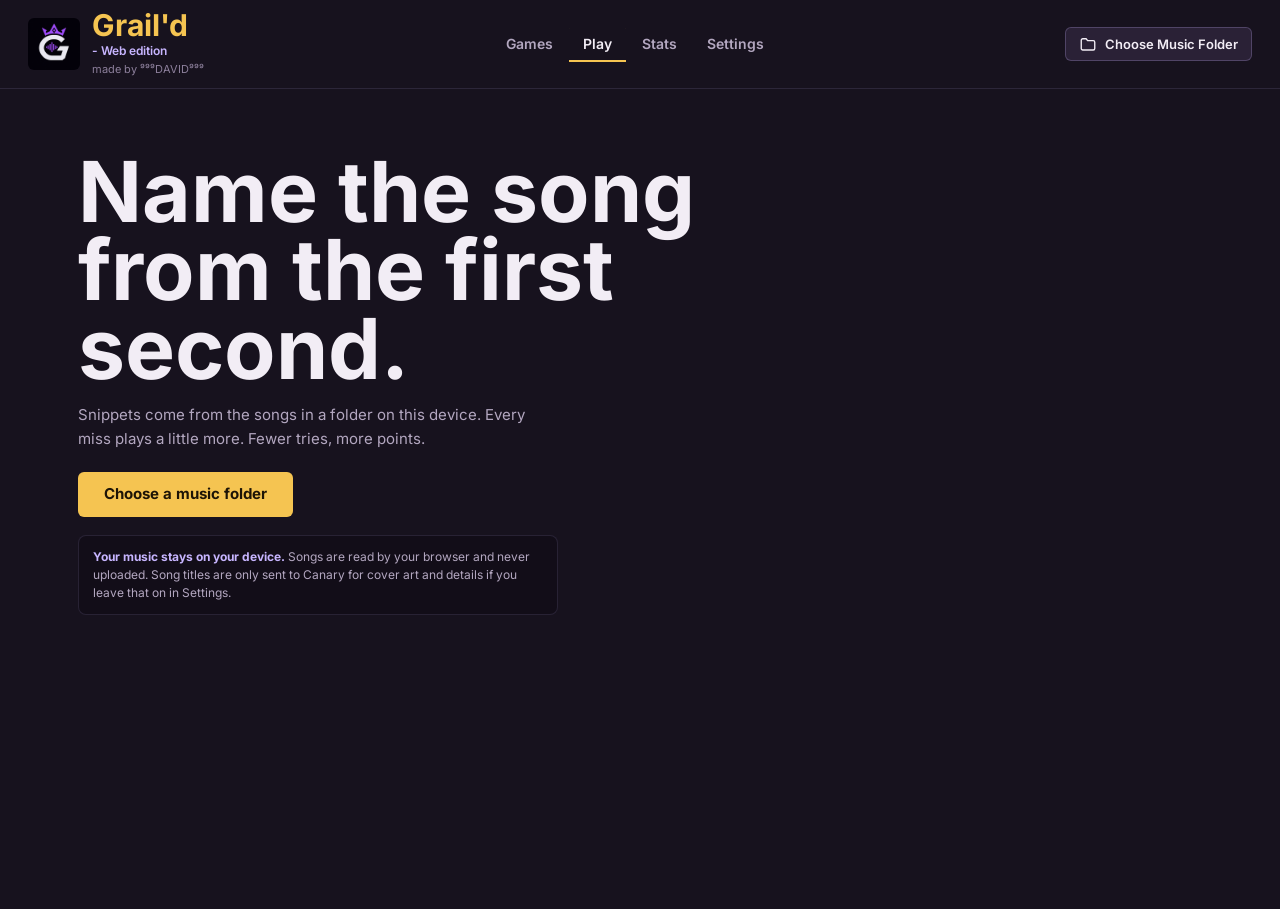
<file: web/index.html>
<!DOCTYPE html>
<html lang="en">
<head>
    <meta charset="UTF-8">
    <meta name="viewport" content="width=device-width, initial-scale=1.0">
    <title>GRAIL'D - Song Guesser</title>
    <meta name="description" content="Guess songs from short snippets of your own music folder. Your files stay on your device.">
    <!-- Security rules (GitHub Pages cannot send _headers): scripts only from this site, network only to Canary. -->
    <meta http-equiv="Content-Security-Policy" content="default-src 'self'; script-src 'self'; style-src 'self' 'unsafe-inline'; img-src 'self' data: https://canary.best; connect-src 'self' https://canary.best; media-src 'self' blob:; font-src 'self'; object-src 'none'; base-uri 'none'; form-action 'none'">
    <meta name="referrer" content="no-referrer">
    <link rel="icon" type="image/png" href="assets/graild-logo.png">
    <link href="assets/tailwind.css" rel="stylesheet">
    <link href="assets/fonts.css" rel="stylesheet">
    <link href="assets/graild-ui.css" rel="stylesheet">
    <link href="web.css" rel="stylesheet">
</head>
<body>
    <svg width="0" height="0" style="position:absolute" aria-hidden="true">
        <symbol id="i-hub" viewBox="0 0 24 24"><path d="M3 11.5 12 4l9 7.5"/><path d="M5.5 10v9.5h13V10"/><path d="M10 19.5v-5h4v5"/></symbol>
        <symbol id="i-game" viewBox="0 0 24 24"><circle cx="12" cy="12" r="9"/><path d="m10 8.5 5.5 3.5-5.5 3.5z"/></symbol>
        <symbol id="i-trophy" viewBox="0 0 24 24"><path d="M8 4h8v7a4 4 0 0 1-8 0z"/><path d="M8 6H4.5c0 3 1.2 5 3.7 5.4M16 6h3.5c0 3-1.2 5-3.7 5.4"/><path d="M12 15v3.5M8.5 20.5h7"/></symbol>
        <symbol id="i-settings" viewBox="0 0 24 24"><path d="M4 7h9M17 7h3M4 17h3M11 17h9"/><circle cx="15" cy="7" r="2"/><circle cx="9" cy="17" r="2"/></symbol>
        <symbol id="i-folder" viewBox="0 0 24 24"><path d="M3 7a2 2 0 0 1 2-2h4.5l2 2.5H19a2 2 0 0 1 2 2V18a2 2 0 0 1-2 2H5a2 2 0 0 1-2-2z"/></symbol>
    </svg>

    <div class="app-shell">
    <header class="rail">
        <div class="app-brand">
            <img class="app-brand-logo" src="assets/graild-logo.png" alt="GRAIL'D crowned G logo" width="64" height="64">
            <div class="min-w-0">
                <h1 class="wordmark">Grail'd</h1>
                <p class="brand-sub">- Web edition</p>
                <p class="brand-credit">made by ⁹⁹⁹DAVID⁹⁹⁹</p>
            </div>
        </div>
        <nav class="rail-nav" aria-label="Main">
            <button type="button" data-tab="games" class="nav-btn"><svg class="icon" aria-hidden="true"><use href="#i-hub"></use></svg>Games</button>
            <button type="button" data-tab="play" class="nav-btn"><svg class="icon" aria-hidden="true"><use href="#i-game"></use></svg>Play</button>
            <button type="button" data-tab="stats" class="nav-btn"><svg class="icon" aria-hidden="true"><use href="#i-trophy"></use></svg>Stats</button>
            <button type="button" data-tab="settings" class="nav-btn"><svg class="icon" aria-hidden="true"><use href="#i-settings"></use></svg>Settings</button>
        </nav>
        <div class="rail-foot">
            <button type="button" data-action="choose-folder" class="btn btn-secondary btn-sm"><svg class="icon" aria-hidden="true"><use href="#i-folder"></use></svg><span>Choose <span class="label-long">Music </span>Folder</span></button>
        </div>
    </header>

    <div class="app-main">
    <main class="app-content">
        <input id="folder-input" type="file" webkitdirectory directory multiple hidden>

        <!-- GAMES -->
        <section id="tab-games" class="hidden space-y-5">
            <div><h2 class="section-title">Choose your game</h2><p class="mt-1 sub">Two ways to play at your own pace, and four challenges with a score to beat.</p></div>
            <p id="games-status" class="small hidden" role="status" style="color:var(--cyan)"></p>
            <div class="game-cards">
                <button type="button" data-mode="classic" class="card game-card">
                    <span class="wave" data-wave="start" aria-hidden="true"></span>
                    <h3>Classic Snippets</h3>
                    <p>Know it from the intro? Guess the song from its opening seconds. Each attempt reveals a longer preview.</p>
                    <span class="go">Play Classic</span>
                </button>
                <button type="button" data-mode="random" class="card game-card is-cyan">
                    <span class="wave" data-wave="middle" aria-hidden="true"></span>
                    <h3>Random Drop</h3>
                    <p>Jump into a random part of the song. The starting point stays the same for the round as each attempt reveals more.</p>
                    <span class="go">Play Random Drop</span>
                </button>
            </div>
            <div class="space-y-3">
                <div class="challenge-head">
                    <h3 class="card-title">Challenges</h3>
                    <p class="small">Normal rounds with extra rules, using your chosen game and difficulty. Points still count toward your lifetime score; your best run is saved in this browser.</p>
                </div>
                <div id="challenge-cards" class="challenge-cards"></div>
            </div>
            <div class="card card-accent card-pad space-y-3">
                <h3 class="card-title">Canary Shuffle</h3>
                <p class="sub">No music folder needed: pick a random song from Canary's catalogue and listen on Canary's own website player.</p>
                <div><button id="canary-shuffle" type="button" class="btn btn-cyan">Pick a random Canary song</button></div>
                <p id="canary-shuffle-result" class="small" role="status"></p>
            </div>
        </section>

        <!-- PLAY -->
        <section id="tab-play" class="space-y-5">
            <div id="welcome" class="hub-hero">
                <h2 class="hub-title">Name the song from the first second.</h2>
                <p class="sub">Snippets come from the songs in a folder on this device. Every miss plays a little more. Fewer tries, more points.</p>
                <div class="hub-actions">
                    <button type="button" data-action="choose-folder" class="btn btn-primary btn-lg">Choose a music folder</button>
                    <button id="reopen-folder" type="button" class="btn btn-secondary btn-lg hidden">Reopen <span id="reopen-name"></span></button>
                </div>
                <p class="privacy-note small"><strong>Your music stays on your device.</strong> Songs are read by your browser and never uploaded. Song titles are only sent to Canary for cover art and details if you leave that on in Settings.</p>
                <p id="welcome-status" class="small mt-2" role="status"></p>
            </div>

            <div id="game" class="game-layout hidden">
                <div class="space-y-3 min-w-0">
                    <div class="flex flex-wrap items-center justify-between gap-x-4 gap-y-1">
                        <p id="library-line" class="tiny"></p>
                        <p class="tiny">Your round saves automatically in this browser.</p>
                    </div>
                    <div class="card card-accent card-pad space-y-5">
                        <div id="challenge-summary" class="challenge-summary hidden" role="status"></div>
                        <div class="game-head">
                            <div>
                                <h3 id="game-mode-title" class="text-xl font-extrabold">Classic Snippets</h3>
                                <p id="game-mode-description" class="small">Guess the song from its intro.</p>
                                <p class="small">Attempt <span id="current-attempt">1</span> of <span id="attempt-count">6</span></p>
                            </div>
                            <div class="game-hud">
                                <span id="game-score" class="tabular">Score: 0</span>
                                <p class="streak tabular">Streak <span id="game-streak">0</span></p>
                            </div>
                        </div>

                        <div id="challenge-hud" class="challenge-hud hidden" aria-label="Challenge run">
                            <span id="challenge-name" class="challenge-name"></span>
                            <span id="challenge-meter" class="challenge-meter tabular" role="timer" aria-live="off"></span>
                            <span class="challenge-run"><span class="tiny">Run</span> <strong id="challenge-score" class="tabular"></strong></span>
                            <span id="challenge-best" class="tiny"></span>
                            <button id="challenge-quit" type="button" class="btn btn-quiet btn-sm">End run</button>
                        </div>

                        <div class="game-options">
                            <label class="field">Game
                                <select id="mode-select">
                                    <option value="classic">Classic Snippets</option>
                                    <option value="random">Random Drop</option>
                                </select>
                            </label>
                            <label class="field">Difficulty
                                <select id="difficulty-select">
                                    <option>Easy</option><option>Medium</option><option>Hard</option>
                                </select>
                            </label>
                        </div>

                        <div class="space-y-5">
                            <div id="timeline-bars" aria-label="Attempts"></div>

                            <div id="snippet-deck" class="deck">
                                <div class="eq" id="snippet-eq" aria-hidden="true"></div>
                                <button id="play-btn" type="button">
                                    <span id="snippet-play-icon" aria-hidden="true">&#9654;</span> <span id="snippet-play-label">Play</span> <span><span id="snippet-sec">1</span>s</span>
                                </button>
                                <div class="deck-meta">
                                    <progress id="snippet-progress" max="1000" value="0" aria-label="Snippet playback progress"></progress>
                                    <span id="snippet-clock" class="tabular">0.0s</span>
                                    <span id="round-worth" class="worth tabular"></span>
                                </div>
                                <label class="volume-row">
                                    <span>Volume</span>
                                    <input id="volume-control" type="range" min="0" max="100" value="70" aria-label="Music volume">
                                    <span id="volume-value" class="w-10 text-right tabular-nums">70%</span>
                                </label>
                            </div>

                            <div id="cover-container" class="cover-box hidden">
                                <div class="cover-frame"><div id="cover-art-inner">&#9834;</div></div>
                                <p id="correct-song-title"></p>
                                <p id="canary-details" class="small text-center"></p>
                            </div>

                            <ol id="round-log" class="round-log hidden" aria-label="Your attempts this round"></ol>

                            <div id="input-area" class="space-y-3">
                                <div class="guess-wrap">
                                    <input type="text" id="guess-input" placeholder="Type song title..." autocomplete="off" role="combobox" aria-autocomplete="list" aria-expanded="false" aria-controls="suggestions" aria-label="Song title guess">
                                    <div id="suggestions" class="hidden" role="listbox"></div>
                                </div>
                                <div class="game-actions">
                                    <button id="submit-btn" type="button" class="btn btn-green">Guess</button>
                                    <button id="skip-btn" type="button" class="btn btn-quiet">Skip (+1s)</button>
                                    <button id="reroll-btn" type="button" class="btn btn-cyan">New song</button>
                                </div>
                                <p class="key-hints"><span><kbd>Enter</kbd> submit</span><span><kbd>Ctrl</kbd> <kbd>Space</kbd> play</span><span><kbd>Ctrl</kbd> <kbd>Enter</kbd> skip</span></p>
                            </div>
                        </div>

                        <div id="feedback-banner" class="feedback" role="status"></div>
                        <button id="next-round-btn" type="button" class="btn btn-primary btn-lg btn-block hidden">Next Round</button>
                    </div>
                </div>
                <aside class="game-side" aria-label="This session">
                    <div class="card card-pad space-y-3">
                        <h4 class="kicker kicker-c">This session</h4>
                        <div class="side-stats">
                            <div class="stat"><p class="stat-label">Correct</p><p id="side-correct" class="stat-value c-g">0</p></div>
                            <div class="stat"><p class="stat-label">Wrong</p><p id="side-wrong" class="stat-value c-r">0</p></div>
                            <div class="stat"><p class="stat-label">Accuracy</p><p id="side-accuracy" class="stat-value c-c">-</p></div>
                            <div class="stat"><p class="stat-label">Rounds</p><p id="side-rounds" class="stat-value">0</p></div>
                        </div>
                    </div>
                    <div class="card card-pad space-y-3">
                        <h4 class="kicker">Round history</h4>
                        <ul id="round-history" class="history"></ul>
                        <p id="round-history-empty" class="small">Finished rounds appear here until you close the tab.</p>
                    </div>
                </aside>
            </div>
        </section>

        <!-- STATS -->
        <section id="tab-stats" class="hidden space-y-5">
            <div>
                <h2 class="section-title">Your stats</h2>
                <p class="sub mt-1">Saved in this browser only. Clearing site data or switching browser starts fresh.</p>
            </div>
            <div class="stats-grid" aria-label="Lifetime stats">
                <div class="stat"><p class="stat-label">Lifetime points</p><p id="stat-points" class="stat-value c-p">0</p></div>
                <div class="stat"><p class="stat-label">Accuracy</p><p id="stat-accuracy" class="stat-value c-c">-</p></div>
                <div class="stat"><p class="stat-label">Best streak</p><p id="stat-best-streak" class="stat-value c-o">0</p></div>
                <div class="stat"><p class="stat-label">Current streak</p><p id="stat-streak" class="stat-value">0</p></div>
                <div class="stat"><p class="stat-label">Rounds played</p><p id="stat-played" class="stat-value">0</p></div>
                <div class="stat"><p class="stat-label">Correct / wrong guesses</p><p id="stat-guesses" class="stat-value">0 / 0</p></div>
                <div class="stat"><p class="stat-label">Grails collected</p><p id="stat-grails" class="stat-value c-g">0</p></div>
                <div class="stat"><p class="stat-label">Achievements</p><p id="stat-achievements" class="stat-value">0 / 48</p></div>
            </div>
            <div class="card card-pad space-y-3">
                <h3 class="card-title">Achievements</h3>
                <ul id="achievement-list" class="achievement-list"></ul>
            </div>
        </section>

        <!-- SETTINGS -->
        <section id="tab-settings" class="hidden narrow-col space-y-5">
            <h2 class="section-title">Settings</h2>
            <div class="card card-pad space-y-4">
                <label class="setting-row"><span>Show Canary song details<small>After each round, look up the title on canary.best for cover art, era and a link. Only the title is sent.</small></span>
                    <input id="canary-toggle" type="checkbox" checked>
                </label>
                <div class="setting-row"><span>Music folder<small id="settings-folder">No folder chosen.</small></span>
                    <button id="forget-folder" type="button" class="btn btn-secondary btn-sm">Forget folder</button>
                </div>
                <div class="setting-row"><span>Reset stats<small>Deletes your points, streaks, grails and achievements in this browser.</small></span>
                    <button id="reset-stats" type="button" class="btn btn-danger btn-sm">Reset</button>
                </div>
            </div>
            <div class="card card-pad space-y-2">
                <h3 class="card-title">About the web edition</h3>
                <p class="small">This is the browser version of GRAIL'D. It plays songs from a folder you choose; nothing is uploaded and there is no server. Sign-in and the global leaderboard are only in the desktop app for now.</p>
                <p class="small">Chrome and Edge can remember your folder between visits. Firefox and Safari ask you to pick it again each time. Which audio formats play depends on your browser; MP3, M4A/AAC, WAV, OGG and FLAC work almost everywhere.</p>
            </div>
        </section>
    </main>
    </div>
    </div>

    <script type="module" src="js/app.js"></script>
</body>
</html>
</file>
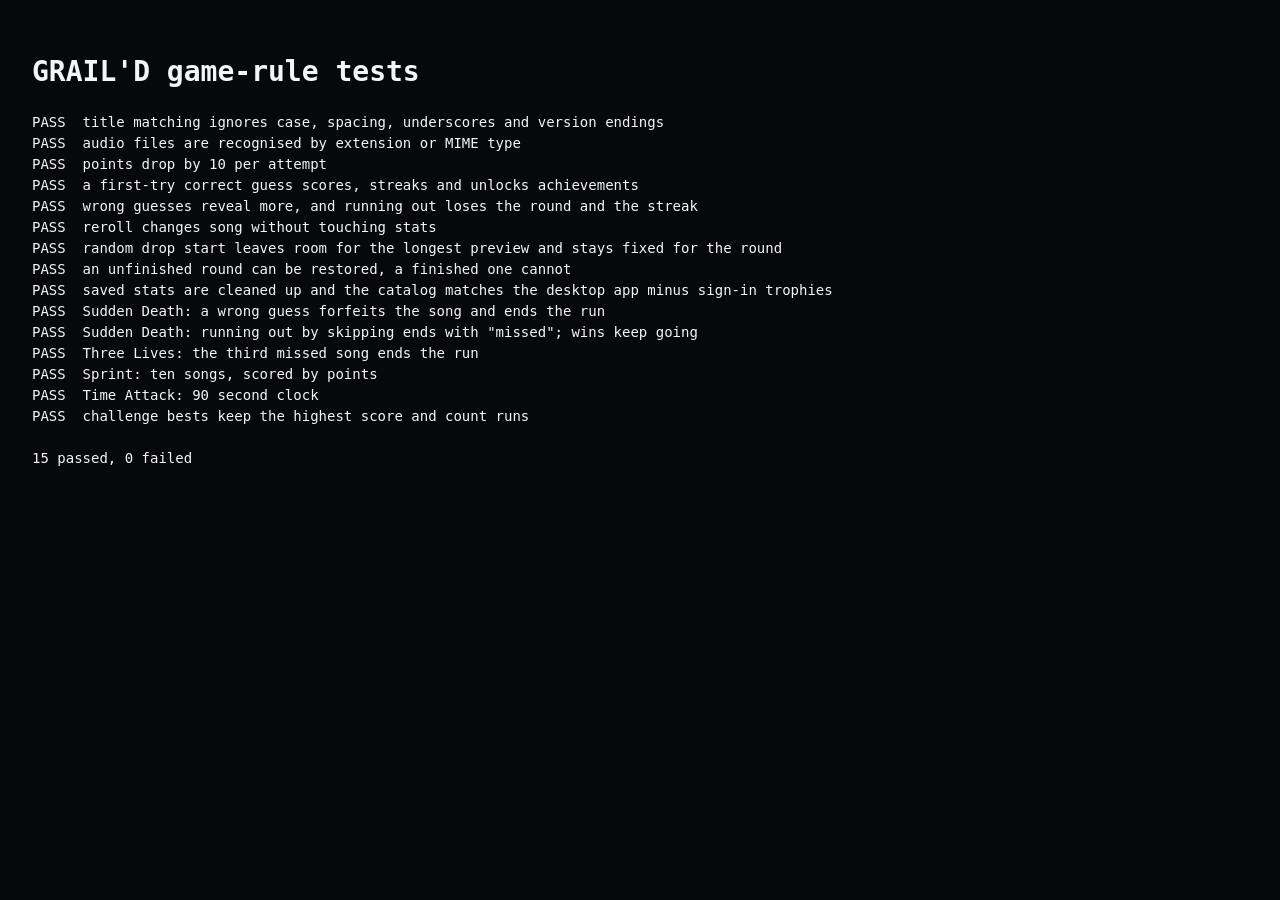
<file: web/tests/index.html>
<!DOCTYPE html>
<html lang="en">
<head><meta charset="UTF-8"><title>GRAIL'D web tests</title>
<style>body{background:#07080b;color:#f3f5f8;font:14px/1.5 monospace;padding:24px}</style></head>
<body><h1>GRAIL'D game-rule tests</h1><pre id="output">Running...</pre>
<script type="module" src="game-core.test.js"></script></body>
</html>
</file>
<file: assets/fonts.css>
@font-face {
  font-family: 'Inter';
  font-style: normal;
  font-weight: 400;
  font-display: swap;
  src: url(inter-400.ttf) format('truetype');
}
@font-face {
  font-family: 'Inter';
  font-style: normal;
  font-weight: 600;
  font-display: swap;
  src: url(inter-600.ttf) format('truetype');
}
@font-face {
  font-family: 'Inter';
  font-style: normal;
  font-weight: 700;
  font-display: swap;
  src: url(inter-700.ttf) format('truetype');
}
@font-face {
  font-family: 'Inter';
  font-style: normal;
  font-weight: 900;
  font-display: swap;
  src: url(inter-900.ttf) format('truetype');
}
</file>
<file: assets/graild-ui.css>
:root {
  color-scheme: dark;
  --accent-rgb: 245 196 81;
  --accent2-rgb: 199 181 255;
  --deep-rgb: 224 169 46;
  --bg: #17121e;
  --bg-2: #1b1524;
  --surface: #1f1829;
  --surface-2: #261e31;
  --surface-3: #352b44;
  --well: rgba(10, 6, 16, .34);
  --plum: #2a2136;
  --line: rgba(199, 181, 255, .12);
  --line-2: rgba(199, 181, 255, .24);
  --text: #f2edf5;
  --muted: #b3a7c0;
  --faint: #8c7f9b;
  --purple: #f5c451;
  --purple-2: #ffe2a0;
  --purple-deep: #f5c451;
  --cyan: #c7b5ff;
  --cyan-2: #e4dbff;
  --cyan-deep: #6f56d9;
  --green: #3ecf8e;
  --green-deep: #13865a;
  --red: #ff6470;
  --amber: #f5c451;
  --orange: #ff9a5a;
  --on-gold: #1d1406;
  --grad: var(--purple);
  --grad-soft: rgb(var(--accent-rgb) / .14);
  --radius: 8px;
  --radius-sm: 5px;
  --rail: 264px;
  --shadow: 0 14px 30px rgba(0, 0, 0, .38);
  --body-font: 'Bahnschrift', 'Avenir Next', 'Segoe UI', 'Inter', sans-serif;
  --display-font: 'Bahnschrift Condensed', 'Bahnschrift', 'Avenir Next Condensed', 'Arial Narrow', 'Inter', sans-serif;
}

.hidden { display: none !important; }
html { scroll-behavior: smooth; }
body {
  font-family: var(--body-font);
  background: var(--bg);
  color: var(--text);
  min-height: 100vh;
}
#space { position: fixed; inset: 0; z-index: -1; overflow: hidden; pointer-events: none; background: var(--bg); }
#space canvas { position: absolute; inset: 0; width: 100%; height: 100%; }
dialog::backdrop { background: rgba(12, 8, 18, .8); }
::selection { background: var(--purple); color: var(--on-gold); }
:focus-visible { outline: 2px solid var(--cyan); outline-offset: 2px; }
.tabular, .stat-value { font-variant-numeric: tabular-nums; }
::-webkit-scrollbar { width: 10px; height: 10px; }
::-webkit-scrollbar-thumb { background: #3a3048; border-radius: 99px; border: 2px solid transparent; background-clip: padding-box; }
::-webkit-scrollbar-thumb:hover { background: #4a3e5a; background-clip: padding-box; border: 2px solid transparent; }
::-webkit-scrollbar-track { background: transparent; }
.icon { width: 18px; height: 18px; flex-shrink: 0; stroke: currentColor; fill: none; stroke-width: 1.8; stroke-linecap: round; stroke-linejoin: round; }

.app-shell { display: block; min-height: 100vh; }
.rail {
  position: sticky;
  top: 0;
  z-index: 50;
  display: grid;
  grid-template-columns: auto minmax(0, 1fr) auto;
  align-items: center;
  gap: 10px 24px;
  padding: 10px 28px;
  border-bottom: 1px solid var(--line);
  background: var(--bg);
}
.app-main { min-width: 0; display: flex; flex-direction: column; min-height: calc(100vh - 80px); }
.app-content { flex: 1; width: 100%; max-width: 1180px; margin: 0 auto; padding: 28px 28px 44px; }
.app-footer { padding: 20px 32px 24px; border-top: 1px solid var(--line); text-align: center; font-size: 12px; color: var(--faint); }
.app-footer .credit { margin-top: 4px; color: var(--muted); font-style: italic; font-weight: 600; }

.app-brand { display: flex; align-items: center; gap: 12px; min-width: 0; }
.app-brand-logo { width: 52px; height: 52px; object-fit: contain; flex-shrink: 0; border-radius: 6px; }
.wordmark { display: inline-block; font-family: var(--display-font); font-stretch: condensed; font-size: 30px; line-height: 1; font-weight: 700; color: var(--purple); }
.brand-sub { font-size: 12px; font-weight: 600; color: var(--cyan); white-space: nowrap; }
.brand-credit { margin-top: 1px; font-size: 11px; color: var(--faint); white-space: nowrap; }

.rail-nav { display: flex; justify-content: center; align-items: center; gap: 2px; min-width: 0; }
.nav-btn { position: relative; display: flex; align-items: center; justify-content: center; gap: 7px; padding: 8px 14px; border-radius: 6px; font-size: 14px; font-weight: 600; color: var(--muted); transition: background-color .15s, color .15s; white-space: nowrap; }
.nav-btn .icon { display: none; }
.nav-btn:hover { color: var(--text); background: rgba(199, 181, 255, .07); }
.nav-btn.is-active { background: transparent; color: var(--text); box-shadow: inset 0 -2px 0 var(--purple); border-radius: 6px 6px 0 0; }
.game-nav { position: relative; display: flex; align-items: center; }
.game-nav .nav-btn { flex: 1; min-width: 0; padding-right: 28px; }
.nav-caret { position: absolute; right: 5px; top: 50%; transform: translateY(-50%); padding: 5px; border-radius: 4px; color: var(--muted); }
.nav-caret:hover { background: rgba(199, 181, 255, .12); color: var(--text); }
.nav-caret .icon { width: 13px; height: 13px; }
.game-nav-menu { position: absolute; top: 100%; left: 0; min-width: 250px; padding-top: 8px; z-index: 60; }
.game-nav-menu[hidden] { display: none; }
.game-nav-panel { padding: 6px; border: 1px solid var(--line-2); border-radius: 8px; background: var(--surface-2); box-shadow: var(--shadow); }
.game-nav-panel button { display: block; width: 100%; padding: 10px 12px; border-radius: 5px; text-align: left; font-size: 14px; font-weight: 600; }
.game-nav-panel button:hover, .game-nav-panel button:focus-visible { background: var(--surface-3); }
.game-nav-panel button[aria-checked="true"] { color: var(--purple); background: rgb(var(--accent-rgb) / .1); }
.game-nav-panel .menu-note { padding: 8px 12px 6px; font-size: 11.5px; color: var(--faint); }

.rail-foot { display: flex; align-items: center; gap: 8px; }
.palette-trigger { display: flex; align-items: center; gap: 8px; padding: 7px 10px 7px 12px; border: 1px solid var(--line); border-radius: 6px; font-size: 13px; color: var(--muted); background: transparent; white-space: nowrap; }
.palette-trigger:hover { border-color: var(--line-2); color: var(--text); }
kbd { display: inline-block; min-width: 20px; padding: 1px 6px; border: 1px solid var(--line-2); border-bottom-width: 2px; border-radius: 4px; background: var(--surface-2); color: var(--muted); font: 600 11px/1.4 var(--body-font); text-align: center; }

.card { background: var(--surface); border: 1px solid var(--line); border-radius: var(--radius); }
.card-pad { padding: 24px; }
.card-accent { border-color: var(--line-2); }
.card-accent-p { border-color: var(--line-2); }
.kicker { font-size: 14px; font-weight: 700; color: var(--text); }
.kicker-c { color: var(--text); }
.pill { display: inline-flex; align-items: center; gap: 6px; padding: 3px 10px; border: 1px solid var(--line-2); border-radius: 999px; color: var(--muted); font-size: 12px; font-weight: 600; }
.section-title { font-family: var(--display-font); font-stretch: condensed; font-size: 30px; line-height: 1.05; font-weight: 700; }
.card-title { font-family: var(--display-font); font-stretch: condensed; font-size: 22px; line-height: 1.1; font-weight: 700; }
.sub { font-size: 14px; color: var(--muted); line-height: 1.55; }
.small { font-size: 12px; color: var(--muted); line-height: 1.5; }
.tiny { font-size: 11.5px; color: var(--faint); line-height: 1.5; }
.link-btn { font-size: 13px; font-weight: 600; color: var(--cyan); text-decoration: underline; text-decoration-color: rgb(var(--accent2-rgb) / .4); text-underline-offset: 3px; }
.link-btn:hover { text-decoration-color: currentColor; }
.link-btn.is-p { color: var(--purple); }
.link-btn:disabled { opacity: .4; }

.btn { display: inline-flex; align-items: center; justify-content: center; gap: 8px; padding: 10px 18px; border-radius: 6px; font-size: 14px; font-weight: 600; line-height: 1.25; transition: filter .15s, background-color .15s, border-color .15s; cursor: pointer; }
.btn:active:not(:disabled) { transform: translateY(1px); }
.btn:disabled { opacity: .42; cursor: not-allowed; }
.btn-lg { padding: 13px 26px; font-size: 15px; }
.btn-sm { padding: 7px 13px; font-size: 13px; }
.btn-block { width: 100%; }
.btn-primary { background: var(--purple); color: var(--on-gold); font-weight: 700; }
.btn-primary:hover:not(:disabled) { filter: brightness(1.08); }
.btn-purple { background: var(--purple); color: var(--on-gold); }
.btn-purple:hover:not(:disabled) { filter: brightness(1.14); }
.btn-green { background: var(--green-deep); color: #fff; }
.btn-green:hover:not(:disabled) { filter: brightness(1.14); }
.btn-cyan { background: var(--cyan-deep); color: #fff; }
.btn-cyan:hover:not(:disabled) { filter: brightness(1.14); }
.btn-secondary { border: 1px solid var(--line-2); background: var(--plum); color: var(--text); }
.btn-secondary:hover:not(:disabled) { background: #33293f; border-color: rgb(var(--accent2-rgb) / .4); }
.btn-quiet { border: 1px solid var(--line-2); background: transparent; color: var(--text); }
.btn-quiet:hover:not(:disabled) { background: rgba(199, 181, 255, .08); }
.btn-discord { border: 1px solid rgba(129, 140, 248, .45); background: rgba(99, 102, 241, .14); color: #fff; }
.btn-discord:hover:not(:disabled) { background: rgba(99, 102, 241, .26); }
.btn-danger { border: 1px solid rgba(251, 113, 133, .4); color: #fecdd3; }
.btn-danger:hover:not(:disabled) { background: rgba(251, 113, 133, .1); }

input[type="text"], input[type="search"], input[type="password"], input:not([type]), select {
  border: 1px solid var(--line-2);
  border-radius: 6px;
  background-color: rgba(10, 6, 16, .45);
  color: var(--text);
  transition: border-color .15s;
}
input[type="text"], input[type="search"], input[type="password"], input:not([type]) { width: 100%; padding: 10px 12px; font-size: 14px; }
input::placeholder { color: var(--faint); }
input:focus, select:focus { outline: none; border-color: var(--cyan); }
select {
  appearance: none;
  -webkit-appearance: none;
  padding: 9px 34px 9px 12px;
  max-width: 100%;
  font-size: 13.5px;
  font-weight: 600;
  cursor: pointer;
  background-image: url("data:image/svg+xml,%3Csvg xmlns='http://www.w3.org/2000/svg' width='12' height='12' fill='none' stroke='%23b3a7c0' stroke-width='2' stroke-linecap='round' stroke-linejoin='round' viewBox='0 0 24 24'%3E%3Cpath d='m6 9 6 6 6-6'/%3E%3C/svg%3E");
  background-repeat: no-repeat;
  background-position: right 12px center;
}
select:disabled, input:disabled { opacity: .5; cursor: not-allowed; }
select option { background: var(--surface-2); color: var(--text); }
.field { display: block; font-size: 13px; font-weight: 600; color: var(--muted); }
.field > input, .field > select, .field > .pw-wrap { margin-top: 6px; }
.field > select { width: 100%; }
.setting-row { display: flex; flex-wrap: wrap; align-items: center; justify-content: space-between; gap: 8px 16px; font-size: 14px; font-weight: 700; }
.setting-row small { display: block; margin-top: 2px; font-size: 11.5px; font-weight: 400; color: var(--faint); }
.toggle { display: flex; align-items: center; gap: 12px; font-size: 14px; color: var(--text); cursor: pointer; }
.toggle input { appearance: none; -webkit-appearance: none; flex-shrink: 0; position: relative; width: 38px; height: 22px; border-radius: 99px; background: var(--surface-3); border: 1px solid var(--line-2); cursor: pointer; transition: background-color .15s; }
.toggle input::after { content: ''; position: absolute; top: 2px; left: 2px; width: 16px; height: 16px; border-radius: 50%; background: #e2e8f0; transition: transform .15s; }
.toggle input:checked { background: var(--purple); border-color: var(--purple); }
.toggle input:checked::after { transform: translateX(16px); background: var(--on-gold); }
input[type="range"] { -webkit-appearance: none; appearance: none; height: 4px; border-radius: 2px; background: linear-gradient(90deg, var(--purple) var(--pct, 70%), var(--surface-3) var(--pct, 70%)); cursor: pointer; }
input[type="range"]::-webkit-slider-thumb { -webkit-appearance: none; width: 14px; height: 14px; border-radius: 50%; background: var(--purple); border: 2px solid var(--bg); }
progress { -webkit-appearance: none; appearance: none; display: block; width: 100%; height: 5px; border: 0; border-radius: 2px; overflow: hidden; background: var(--surface-3); }
progress::-webkit-progress-bar { background: var(--surface-3); border-radius: 2px; }
progress::-webkit-progress-value { background: var(--purple); border-radius: 2px; }

.seg { display: flex; gap: 2px; padding: 3px; border: 1px solid var(--line); border-radius: 8px; background: var(--well); }
.seg-btn { flex: 1; padding: 8px 16px; border-radius: 5px; font-size: 14px; font-weight: 600; color: var(--muted); white-space: nowrap; }
.seg-btn:hover { color: var(--text); }
.seg-btn.is-active, .seg-btn[aria-selected="true"] { background: var(--surface-3); color: var(--text); }
.seg-inline { display: inline-flex; }
.seg-inline .seg-btn { flex: none; }

.stat { padding: 12px 14px; border: 1px solid var(--line); border-radius: 6px; background: var(--well); min-width: 0; }
.stat-label { font-size: 12.5px; font-weight: 500; color: var(--faint); }
.stat-value { margin-top: 2px; font-family: var(--display-font); font-stretch: condensed; font-size: 28px; line-height: 1.1; font-weight: 700; }
.stat-value.c-p { color: var(--purple); }
.stat-value.c-c { color: var(--cyan); }
.stat-value.c-g { color: var(--green); }
.stat-value.c-r { color: var(--red); }
.stat-value.c-o { color: var(--orange); }

.state-card { display: flex; flex-direction: column; align-items: center; gap: 8px; padding: 34px 20px; border: 1px dashed var(--line-2); border-radius: 8px; text-align: center; grid-column: 1 / -1; }
.state-card .state-icon { display: flex; align-items: center; justify-content: center; width: 44px; height: 44px; margin-bottom: 4px; border-radius: 50%; background: rgb(var(--accent2-rgb) / .1); color: var(--cyan); }
.state-card .state-icon .icon { width: 22px; height: 22px; }
.state-card h4 { font-size: 15px; font-weight: 700; }
.state-card p { max-width: 44ch; font-size: 13px; color: var(--muted); line-height: 1.55; word-break: break-word; }
.state-card .btn { margin-top: 8px; }
.state-card.is-error { border-color: rgba(251, 113, 133, .36); background: rgba(251, 113, 133, .05); }
.state-card.is-error .state-icon { background: rgba(251, 113, 133, .15); color: var(--red); }
.skeleton { position: relative; overflow: hidden; border-radius: 6px; background: var(--surface-2); }
.skeleton::after { content: ''; position: absolute; inset: 0; transform: translateX(-100%); background: linear-gradient(90deg, transparent, rgba(255, 255, 255, .05), transparent); animation: shimmer 1.3s infinite; }
.skeleton-rows { display: grid; gap: 8px; }
.skeleton-rows .skeleton { height: 52px; }
.skeleton-grid { display: contents; }
.skeleton-grid .skeleton { height: 148px; border-radius: 8px; }
@keyframes shimmer { to { transform: translateX(100%); } }

.hub-hero { position: relative; z-index: 5; display: flex; flex-direction: column; align-items: flex-start; padding: 36px 0 26px; text-align: left; }
.hub-title { margin: 0 0 14px; max-width: 13ch; font-family: var(--display-font); font-stretch: condensed; font-size: clamp(44px, 7vw, 84px); line-height: .94; font-weight: 700; color: var(--text); }
.hub-title em { font-style: normal; }
.hub-hero .sub { max-width: 52ch; font-size: 15px; }
.hub-actions { display: flex; flex-wrap: wrap; justify-content: flex-start; gap: 12px; margin-top: 22px; }
.hub-note { display: inline-flex; align-items: center; gap: 10px; max-width: 100%; margin-top: 20px; padding: 6px 14px 6px 6px; border: 1px solid var(--line-2); border-radius: 6px; background: var(--well); font-size: 13px; color: var(--muted); }
.hub-note:hover { border-color: rgb(var(--accent2-rgb) / .5); }
.hub-note b { padding: 2px 8px; border-radius: 4px; background: var(--purple); color: var(--on-gold); font-size: 12px; font-weight: 700; }
.hub-note strong { overflow: hidden; text-overflow: ellipsis; white-space: nowrap; color: var(--text); font-weight: 700; }
.song-thumb { position: relative; flex-shrink: 0; width: 38px; height: 38px; border-radius: 4px; background: hsl(var(--h, 270) 34% 30%); }
.song-thumb::after { content: ''; position: absolute; inset: 13px; border-radius: 50%; background: rgba(20, 14, 26, .85); box-shadow: 0 0 0 4px rgba(255, 255, 255, .1); }
.hub-row { display: grid; grid-template-columns: minmax(0, 1.05fr) minmax(0, 1fr); gap: 16px; }
.library-card { display: grid; grid-template-columns: auto minmax(0, 1fr); gap: 4px 18px; align-items: center; padding: 20px 22px; }
.library-card .disc { grid-row: span 2; margin: 0; }
.library-card .lib-body { grid-column: 1 / -1; }
.disc { position: relative; width: 66px; height: 66px; margin: 0 auto 12px; border-radius: 50%; border: 1px solid var(--line-2); background: repeating-radial-gradient(circle, #241c2e 0 2px, #2c2338 2px 4px); }
.disc::after { content: ''; position: absolute; inset: 22px; border-radius: 50%; background: var(--purple); box-shadow: inset 0 0 0 7px var(--purple), inset 0 0 0 11px var(--bg); }
.library-folder { margin-top: 10px; padding: 8px 12px; border: 1px solid var(--line); border-radius: 6px; background: var(--well); font-size: 12.5px; color: var(--muted); word-break: break-all; }
.meter-row { margin-top: 12px; text-align: left; }
.meter-row .small { display: flex; justify-content: space-between; gap: 8px; margin-bottom: 5px; }
.chip-row { display: flex; flex-wrap: wrap; gap: 6px; }
.chip { display: inline-flex; align-items: center; gap: 6px; padding: 4px 10px; border: 1px solid var(--line-2); border-radius: 999px; font-size: 12.5px; font-weight: 600; color: var(--muted); background: transparent; white-space: nowrap; }
button.chip:hover { color: var(--text); border-color: var(--cyan); }
.chip[aria-pressed="true"] { background: var(--purple); border-color: var(--purple); color: var(--on-gold); }
.chip .count { font-weight: 600; color: var(--faint); }
.chip[aria-pressed="true"] .count { color: var(--on-gold); opacity: .7; }
.hub-grid { display: grid; grid-template-columns: repeat(2, minmax(0, 1fr)); gap: 12px; }
.hub-trophy { display: flex; align-items: center; gap: 16px; padding: 16px 20px; width: 100%; text-align: left; }
button.hub-trophy:hover { border-color: rgb(var(--accent-rgb) / .5); }
.hub-trophy .trophy-badge { display: flex; align-items: center; justify-content: center; width: 42px; height: 42px; flex-shrink: 0; border-radius: 6px; background: rgb(var(--accent-rgb) / .12); color: var(--amber); }
.hub-trophy .trophy-text { min-width: 0; flex: 1; }
.hub-trophy strong { display: block; font-size: 15px; font-weight: 700; }
.game-cards { display: grid; grid-template-columns: repeat(2, minmax(0, 1fr)); gap: 16px; }
.game-card { display: flex; flex-direction: column; gap: 10px; padding: 22px 24px; text-align: left; transition: border-color .15s; }
.game-card:hover { border-color: rgb(var(--accent-rgb) / .6); }
.game-card.is-cyan:hover { border-color: rgb(var(--accent2-rgb) / .6); }
.game-card h3 { font-family: var(--display-font); font-stretch: condensed; font-size: 32px; line-height: 1; font-weight: 700; }
.game-card p { max-width: 46ch; font-size: 14px; color: var(--muted); line-height: 1.55; }
.game-card .go { margin-top: auto; padding-top: 6px; font-size: 14px; font-weight: 700; color: var(--purple); }
.game-card.is-cyan .go { color: var(--cyan); }
.wave { display: flex; align-items: center; gap: 3px; height: 40px; margin: 2px 0 4px; }
.wave i { flex: 1; min-width: 2px; border-radius: 1px; background: var(--surface-3); }
.wave i.on { background: var(--purple); }
.game-card.is-cyan .wave i.on { background: var(--cyan); }

.game-layout { display: grid; grid-template-columns: minmax(0, 1fr) 280px; gap: 20px; align-items: start; max-width: 1020px; margin: 0 auto; }
.game-head { display: flex; flex-wrap: wrap; justify-content: space-between; align-items: flex-start; gap: 12px; }
.game-hud { text-align: right; }
.game-hud #game-score { font-family: var(--display-font); font-stretch: condensed; font-size: 22px; font-weight: 700; color: var(--purple); }
.game-hud .streak { margin-top: 2px; font-size: 13px; font-weight: 600; color: var(--muted); }
.streak.is-hot { color: var(--orange); }
.game-options { display: grid; grid-template-columns: repeat(2, minmax(0, 1fr)); gap: 12px; }
#timeline-bars { display: flex; gap: 4px; }
.attempt-seg { background: none !important; flex: 1; min-width: 0; text-align: center; font-size: 12px; font-weight: 600; color: var(--faint); transition: color .15s; }
.attempt-seg::before { content: ''; display: block; height: 5px; margin-bottom: 6px; border-radius: 1px; background: var(--surface-3); transition: background-color .2s; }
.attempt-seg[data-state="past"]::before { background: rgb(var(--accent-rgb) / .4); }
.attempt-seg[data-state="wrong"]::before { background: var(--red); }
.attempt-seg[data-state="skipped"]::before { background: var(--faint); }
.attempt-seg[data-state="current"]::before { background: var(--purple); }
.attempt-seg[data-state="won"]::before { background: var(--green); }
.attempt-seg[data-state="current"], .attempt-seg[data-state="won"] { color: var(--text); }
.deck { display: flex; flex-direction: column; align-items: center; gap: 14px; padding: 22px 16px; border: 1px solid var(--line); border-radius: 8px; background: var(--well); }
.eq { display: flex; align-items: flex-end; justify-content: center; gap: 4px; width: 100%; max-width: 340px; height: 44px; }
.eq i { flex: 1; height: 14%; border-radius: 1px; background: var(--surface-3); transition: height .25s, background-color .25s; }
.deck.is-playing .eq i { background: var(--purple); animation: eq .9s ease-in-out infinite alternate; }
.eq i:nth-child(3n) { animation-delay: -.25s !important; animation-duration: .7s !important; }
.eq i:nth-child(3n+1) { animation-delay: -.5s !important; animation-duration: 1.05s !important; }
.eq i:nth-child(4n) { animation-delay: -.8s !important; }
@keyframes eq { from { height: 14%; } to { height: 100%; } }
#play-btn { display: inline-flex; align-items: center; justify-content: center; gap: 10px; padding: 14px 30px; border-radius: 6px; background: var(--purple); color: var(--on-gold); font-family: var(--display-font); font-stretch: condensed; font-size: 22px; font-weight: 700; transition: filter .15s, transform .08s; }
#play-btn:hover:not(:disabled) { filter: brightness(1.08); }
#play-btn:active:not(:disabled) { transform: translateY(1px); }
#play-btn:disabled { opacity: .42; cursor: not-allowed; }
.deck-meta { display: flex; align-items: center; gap: 10px; width: 100%; max-width: 340px; font-size: 12px; color: var(--muted); }
.deck-meta progress { flex: 1; height: 4px; }
.worth { padding: 2px 8px; border-radius: 4px; background: rgb(var(--accent-rgb) / .12); color: var(--purple-2); font-size: 12px; font-weight: 600; white-space: nowrap; }
.volume-row { display: flex; align-items: center; gap: 12px; width: 100%; max-width: 340px; font-size: 12px; color: var(--muted); }
.volume-row input { flex: 1; min-width: 0; }
.guess-wrap { position: relative; }
#guess-input { padding: 14px 18px; border: 1px solid var(--line-2); border-radius: 6px; font-size: 16px; font-weight: 500; background: rgba(10, 6, 16, .6); }
#guess-input:focus { border-color: var(--purple); box-shadow: none !important; }
#guess-input:disabled { box-shadow: none; }
#suggestions { position: absolute; left: 0; right: 0; top: calc(100% + 6px); z-index: 30; overflow: hidden; padding: 4px 6px 6px; border: 1px solid var(--line-2); border-radius: 8px; background: #241c2e; box-shadow: var(--shadow); }
.suggest-head { padding: 6px 10px 4px; font-size: 11.5px; color: var(--faint); text-align: right; }
.suggestion { display: flex; align-items: center; gap: 12px; width: 100%; padding: 6px 10px; border-radius: 5px; text-align: left; font-size: 14px; font-weight: 500; color: var(--text); }
.suggestion .song-thumb { width: 30px; height: 30px; border-radius: 3px; }
.suggestion .song-thumb::after { inset: 10px; box-shadow: 0 0 0 3px rgba(255, 255, 255, .1); }
.suggestion .label { min-width: 0; flex: 1; overflow: hidden; text-overflow: ellipsis; white-space: nowrap; }
.suggestion:hover, .suggestion.is-active { background: rgba(255, 255, 255, .08); }
.suggestion.is-active::after { content: '\21B5'; color: var(--faint); }
.suggestion mark { background: transparent; color: var(--purple); font-weight: 700; }
.game-actions { display: grid; grid-template-columns: repeat(3, minmax(0, 1fr)); gap: 10px; }
.key-hints { display: flex; flex-wrap: wrap; gap: 6px 14px; font-size: 11.5px; color: var(--faint); }
.feedback { min-height: 22px; text-align: center; font-size: 14px; font-weight: 700; line-height: 1.45; word-break: break-word; }
.feedback.is-ok { color: var(--green); }
.feedback.is-bad { color: var(--red); }
.round-log { display: grid; gap: 6px; }
.round-log li { display: flex; align-items: center; gap: 10px; padding: 8px 12px; border: 1px solid var(--line); border-radius: 5px; background: var(--well); font-size: 13.5px; }
.round-log .n { width: 26px; flex-shrink: 0; font-size: 12px; font-weight: 600; color: var(--faint); }
.round-log .txt { min-width: 0; flex: 1; word-break: break-word; }
.round-log .tag-x { color: var(--red); font-weight: 700; font-size: 12px; }
.round-log .tag-s { color: var(--faint); font-weight: 700; font-size: 12px; }
.cover-box { display: flex; flex-direction: column; align-items: center; gap: 10px; }
.cover-frame { width: 148px; height: 148px; padding: 0; border: 2px solid var(--purple); border-radius: 6px; background: var(--well); perspective: 800px; }
#cover-art-inner { display: flex; align-items: center; justify-content: center; width: 100%; height: 100%; border-radius: 4px; background: var(--well); color: var(--faint); font-size: 52px; overflow: hidden; }
#correct-song-title { max-width: 100%; font-family: var(--display-font); font-stretch: condensed; font-size: 24px; line-height: 1.1; font-weight: 700; color: var(--green); text-align: center; word-break: break-word; }
.cover-box.is-miss #correct-song-title { color: var(--text); }
.side-stats { display: grid; grid-template-columns: repeat(2, minmax(0, 1fr)); gap: 8px; }
.side-stats .stat { padding: 10px 12px; }
.side-stats .stat-value { font-size: 22px; }
.history { display: grid; gap: 6px; max-height: 300px; overflow-y: auto; }
.history li { display: grid; grid-template-columns: 8px minmax(0, 1fr) auto; align-items: center; gap: 10px; padding: 7px 10px; border-radius: 4px; background: var(--well); font-size: 13px; }
.history .dot { width: 8px; height: 8px; border-radius: 50%; background: var(--red); }
.history .is-win .dot, .history li.is-win .dot { background: var(--green); }
.history .t { min-width: 0; overflow: hidden; text-overflow: ellipsis; white-space: nowrap; font-weight: 500; }
.history .p { font-size: 12px; font-weight: 600; color: var(--muted); }
.history li.is-win .p { color: var(--green); }
.game-side { position: sticky; top: 24px; display: grid; gap: 16px; }

.catalog-toolbar { display: flex; flex-wrap: wrap; align-items: center; gap: 10px; }
.search-box { position: relative; flex: 1 1 240px; min-width: 180px; }
.search-box .icon { position: absolute; left: 12px; top: 50%; transform: translateY(-50%); width: 16px; height: 16px; color: var(--faint); pointer-events: none; }
.search-box input { padding-left: 36px; }
.era-banner { display: grid; gap: 10px; padding: 14px 16px; border: 1px solid var(--line-2); border-radius: 8px; background: var(--well); }
.era-banner-top { display: flex; flex-wrap: wrap; align-items: center; justify-content: space-between; gap: 10px; }
#automatic-era-status { font-size: 14px; font-weight: 600; color: var(--cyan-2); }
.catalog-grid { display: grid; grid-template-columns: repeat(auto-fill, minmax(208px, 1fr)); gap: 14px; }
.song-card { display: flex; flex-direction: column; gap: 10px; padding: 10px; border: 1px solid var(--line); border-radius: 8px; background: var(--surface); transition: border-color .15s; min-width: 0; }
.song-card:hover { border-color: var(--line-2); }
.song-art { position: relative; display: flex; align-items: center; justify-content: center; height: 108px; border-radius: 4px; overflow: hidden; background: hsl(var(--h, 270) 34% 28%); color: rgba(255, 255, 255, .85); }
.song-art .mini-disc { width: 46px; height: 46px; border-radius: 50%; background: repeating-radial-gradient(circle, rgba(0, 0, 0, .35) 0 2px, rgba(0, 0, 0, .2) 2px 4px); box-shadow: 0 0 0 1px rgba(255, 255, 255, .12); position: relative; }
.song-art .mini-disc::after { content: ''; position: absolute; inset: 17px; border-radius: 50%; background: hsl(var(--h, 270) 40% 62%); }
.song-format { position: absolute; top: 6px; right: 6px; padding: 1px 6px; border-radius: 3px; background: rgba(20, 14, 26, .78); color: var(--text); font-size: 11px; font-weight: 600; }
.song-title { font-size: 14px; font-weight: 600; word-break: break-word; line-height: 1.35; }
.song-meta { font-size: 12px; color: var(--muted); line-height: 1.45; word-break: break-word; }
.song-meta[data-status="checked"], .song-meta[data-status="confirmed"] { color: var(--cyan-2); }
.song-meta[data-status="needs_review"], .song-meta[data-status="not_found"] { color: var(--amber); }
.song-card .btn { margin-top: auto; }
.catalog-grid.is-list { grid-template-columns: minmax(0, 1fr); gap: 6px; }
.catalog-grid.is-list .song-card { display: grid; grid-template-columns: 44px minmax(0, 1.2fr) minmax(0, 1fr) auto; align-items: center; gap: 14px; padding: 8px 12px; border-radius: 6px; }
.catalog-grid.is-list .song-art { width: 44px; height: 44px; border-radius: 3px; }
.catalog-grid.is-list .mini-disc { width: 24px; height: 24px; }
.catalog-grid.is-list .mini-disc::after { inset: 8px; }
.catalog-grid.is-list .song-format { display: none; }
.song-list-format { display: none; font-size: 12px; font-weight: 600; color: var(--muted); }
.catalog-grid.is-list .song-list-format { display: block; }
.catalog-grid.is-list .song-card .btn { margin-top: 0; }
.catalog-foot { display: flex; flex-direction: column; align-items: center; gap: 8px; }
.canary-form { display: grid; grid-template-columns: 2fr 1fr 1fr auto; gap: 12px; align-items: end; padding: 16px; }
.canary-form .field > select { width: 100%; }
.canary-results { display: grid; grid-template-columns: repeat(auto-fill, minmax(270px, 1fr)); gap: 14px; }
.canary-card { display: flex; flex-direction: column; gap: 10px; padding: 16px; }
.canary-card h3 { font-weight: 700; word-break: break-word; }
.canary-card .btn { margin-top: auto; align-self: flex-start; }

.board-layout { display: grid; grid-template-columns: minmax(0, 1.25fr) minmax(0, 1fr); gap: 20px; align-items: start; }
.board-full { grid-column: 1 / -1; }
.card-head { display: flex; flex-wrap: wrap; align-items: center; justify-content: space-between; gap: 10px; }
#global-status { font-size: 12.5px; color: var(--muted); }
#global-status.is-bad { color: var(--red); }
.podium { display: grid; grid-template-columns: repeat(3, minmax(0, 1fr)); gap: 10px; align-items: end; }
.podium-col { display: flex; flex-direction: column; align-items: center; gap: 2px; min-width: 0; padding: 14px 8px; border: 1px solid var(--line); border-radius: 6px; background: var(--well); text-align: center; }
.podium-col .medal { display: flex; align-items: center; justify-content: center; width: 32px; height: 32px; margin-bottom: 4px; border-radius: 50%; font-family: var(--display-font); font-size: 16px; font-weight: 700; color: #1a1220; }
.podium-col strong { max-width: 100%; overflow: hidden; text-overflow: ellipsis; white-space: nowrap; font-size: 14px; font-weight: 700; }
.podium-col span { font-size: 13px; color: var(--muted); font-weight: 600; }
.podium-col.p1 { padding-top: 26px; border-color: rgb(var(--accent-rgb) / .5); background: rgb(var(--accent-rgb) / .07); }
.p1 .medal { background: var(--purple); }
.p2 .medal { background: #d6cfe0; }
.p3 .medal { background: #d9925c; }
.board-list { display: grid; gap: 6px; max-height: 420px; overflow-y: auto; padding-right: 2px; }
.board-row { display: flex; flex-wrap: wrap; align-items: center; gap: 8px 12px; padding: 9px 14px; border: 1px solid transparent; border-radius: 5px; background: var(--well); font-size: 14px; }
.board-row.is-me { border-color: rgb(var(--accent-rgb) / .5); background: rgb(var(--accent-rgb) / .06); }
.board-rank { width: 28px; flex-shrink: 0; font-weight: 700; color: var(--faint); font-variant-numeric: tabular-nums; }
.board-name { min-width: 0; flex: 1 1 120px; font-weight: 600; word-break: break-word; }
.board-points { flex-shrink: 0; font-weight: 700; color: var(--purple); font-variant-numeric: tabular-nums; }
.you-tag { margin-left: 6px; padding: 1px 6px; border-radius: 3px; background: var(--purple); color: var(--on-gold); font-size: 11px; font-weight: 700; }
.board-row select { padding: 6px 28px 6px 10px; font-size: 12px; background-position: right 8px center; }
.record-grid { display: grid; grid-template-columns: repeat(2, minmax(0, 1fr)); gap: 10px; }
.record-grid .span-2 { grid-column: 1 / -1; }
.insights { display: grid; grid-template-columns: repeat(3, minmax(0, 1fr)); gap: 10px; }
.insight { min-width: 0; padding: 12px 14px; border: 1px solid var(--line); border-radius: 6px; background: var(--well); }
.insight h5 { font-size: 12.5px; font-weight: 500; color: var(--faint); }
.insight p { margin-top: 3px; overflow: hidden; text-overflow: ellipsis; white-space: nowrap; font-size: 14px; font-weight: 600; }
.insight small { font-size: 11.5px; color: var(--muted); }
.record-head, .record-row { display: grid; grid-template-columns: minmax(0, 1fr) 60px 60px 84px; align-items: center; gap: 12px; padding: 8px 12px; }
.record-head { font-size: 12.5px; font-weight: 600; color: var(--faint); }
.record-head button { display: inline-flex; align-items: center; gap: 4px; font-weight: inherit; }
.record-head button:hover { color: var(--text); }
.record-head button[aria-sort="ascending"]::after { content: '\25B2'; font-size: 8px; color: var(--cyan); }
.record-head button[aria-sort="descending"]::after { content: '\25BC'; font-size: 8px; color: var(--cyan); }
.record-head .r, .record-row .r { text-align: right; justify-content: flex-end; }
.record-list { display: grid; gap: 4px; max-height: 420px; overflow-y: auto; }
.record-row { border-radius: 4px; background: var(--well); font-size: 14px; }
.record-row .t { min-width: 0; word-break: break-word; }
.record-row .g { font-weight: 700; color: var(--green); font-variant-numeric: tabular-nums; }
.record-row .w { font-weight: 700; color: var(--red); font-variant-numeric: tabular-nums; }
.acc-cell { display: flex; align-items: center; gap: 6px; font-size: 11.5px; color: var(--muted); font-variant-numeric: tabular-nums; }
.acc-bar { flex: 1; height: 4px; border-radius: 1px; background: var(--surface-3); overflow: hidden; }
.acc-bar i { display: block; height: 100%; background: var(--green); }

.narrow-col { max-width: 860px; margin: 0 auto; }
.auth-layout { display: grid; grid-template-columns: 300px minmax(0, 1fr); overflow: hidden; }
.auth-aside { display: flex; flex-direction: column; gap: 16px; padding: 30px 26px; background: var(--surface-2); border-right: 1px solid var(--line); }
.auth-aside img { width: 76px; height: 76px; border-radius: 8px; }
.auth-aside h2 { font-family: var(--display-font); font-stretch: condensed; font-size: 28px; font-weight: 700; line-height: 1.05; }
.auth-points { display: grid; gap: 10px; font-size: 13px; color: var(--muted); }
.auth-points li { display: flex; gap: 9px; line-height: 1.45; }
.auth-points .icon { width: 16px; height: 16px; margin-top: 1px; color: var(--cyan); }
.auth-main { padding: 28px; min-width: 0; }
.provider-box { padding: 16px; border: 1px solid var(--line); border-radius: 6px; background: var(--well); }
.pw-wrap { position: relative; }
.pw-wrap input { padding-right: 62px; }
.pw-toggle { position: absolute; right: 6px; top: 50%; transform: translateY(-50%); padding: 4px 8px; border-radius: 4px; font-size: 12px; font-weight: 600; color: var(--muted); }
.pw-toggle:hover { color: var(--text); background: var(--surface-3); }
.hint { display: block; margin-top: 5px; font-size: 11.5px; font-weight: 400; color: var(--faint); }
.hint.is-ok { color: var(--green); }
.hint.is-bad { color: var(--amber); }
.pw-meter { display: grid; grid-template-columns: repeat(4, 1fr); gap: 4px; margin-top: 7px; }
.pw-meter i { height: 4px; border-radius: 99px; background: var(--surface-3); transition: background-color .15s; }
.pw-meter[data-score="1"] i:nth-child(-n+1) { background: var(--red); }
.pw-meter[data-score="2"] i:nth-child(-n+2) { background: var(--amber); }
.pw-meter[data-score="3"] i:nth-child(-n+3) { background: var(--cyan); }
.pw-meter[data-score="4"] i { background: var(--green); }
.profile-head { display: flex; flex-wrap: wrap; align-items: center; gap: 16px; padding-bottom: 20px; border-bottom: 1px solid var(--line); }
#profile-avatar { display: flex; align-items: center; justify-content: center; width: 70px; height: 70px; flex-shrink: 0; border-radius: 50%; font-size: 36px; background: var(--surface-3); border: 1px solid var(--line-2); }
.profile-tag { position: relative; display: inline-block; border: 1px solid var(--line-2); border-radius: 4px; padding: 3px 9px; color: var(--text); background: var(--surface-3); font-size: 12px; font-weight: 600; cursor: help; }
.profile-tag[data-kind="earned"] { border-color: var(--purple); color: var(--purple-2); }
.profile-tag[data-kind="assigned"] { border-color: var(--cyan); color: var(--cyan-2); }
.profile-tag:focus-visible { outline: 2px solid var(--cyan); outline-offset: 3px; }
.tag-tooltip { display: none; position: absolute; z-index: 20; top: calc(100% + 8px); left: 0; width: min(260px, 65vw); padding: 10px 12px; border: 1px solid var(--line-2); border-radius: 6px; background: #241c2e; color: var(--text); font-size: 12.5px; font-weight: 400; line-height: 1.5; box-shadow: var(--shadow); }
.profile-tag:hover .tag-tooltip, .profile-tag:focus .tag-tooltip { display: block; }
.owner-tag { padding: 3px 9px; border-radius: 4px; background: var(--purple); color: var(--on-gold); font-size: 12px; font-weight: 700; }
.divider { padding-top: 20px; border-top: 1px solid var(--line); }
.avatar-picker { display: flex; flex-wrap: wrap; gap: 8px; margin-top: 6px; }
.avatar-picker button { width: 42px; height: 42px; border: 1px solid var(--line-2); border-radius: 6px; font-size: 20px; background: var(--well); }
.avatar-picker button:hover { border-color: var(--purple); }
.avatar-picker button[aria-checked="true"] { border-color: var(--purple); background: rgb(var(--accent-rgb) / .12); }
.ach-grid { display: grid; grid-template-columns: repeat(auto-fill, minmax(240px, 1fr)); gap: 10px; }
.ach-card { display: grid; gap: 6px; padding: 14px; border: 1px solid var(--line); border-radius: 6px; background: var(--well); }
.ach-card.is-won { border-color: rgb(var(--accent-rgb) / .45); background: rgb(var(--accent-rgb) / .05); }
.ach-card h3 { font-size: 15px; font-weight: 700; }
.ach-card .desc { font-size: 13px; color: var(--muted); line-height: 1.5; }
.ach-card .cat { font-size: 12px; font-weight: 600; color: var(--cyan); }
.ach-card .prog { font-size: 12px; color: var(--muted); font-variant-numeric: tabular-nums; }
.ach-card.is-won .prog { color: var(--amber); }

.settings-layout { display: grid; grid-template-columns: minmax(0, 1.5fr) minmax(0, 1fr); gap: 20px; align-items: start; max-width: 1020px; margin: 0 auto; }
.status-pill { display: inline-flex; align-items: center; gap: 7px; padding: 3px 10px; border: 1px solid var(--line-2); border-radius: 4px; font-size: 12.5px; font-weight: 600; color: var(--muted); }
.status-pill::before { content: ''; width: 7px; height: 7px; border-radius: 50%; background: var(--faint); }
.status-pill[data-tone="busy"] { color: var(--cyan); border-color: rgb(var(--accent2-rgb) / .4); }
.status-pill[data-tone="busy"]::before { background: var(--cyan); animation: blink 1s infinite; }
.status-pill[data-tone="good"] { color: var(--green); border-color: rgba(52, 211, 153, .4); }
.status-pill[data-tone="good"]::before { background: var(--green); }
.status-pill[data-tone="new"] { color: var(--purple-2); border-color: rgb(var(--accent-rgb) / .5); }
.status-pill[data-tone="new"]::before { background: var(--purple); }
.status-pill[data-tone="bad"] { color: var(--red); border-color: rgba(251, 113, 133, .4); }
.status-pill[data-tone="bad"]::before { background: var(--red); }
@keyframes blink { 50% { opacity: .3; } }
.shortcut-list { display: grid; gap: 8px; font-size: 13px; color: var(--muted); }
.shortcut-list li { display: flex; align-items: center; justify-content: space-between; gap: 12px; }
.shortcut-list .keys { display: inline-flex; gap: 4px; flex-shrink: 0; }

.modal { margin: auto; width: calc(100% - 2rem); max-width: 720px; max-height: 85vh; overflow-y: auto; padding: 24px; border: 1px solid var(--line-2); border-radius: 10px; background: var(--surface); color: var(--text); box-shadow: var(--shadow); }
.palette { margin: 12vh auto auto; width: calc(100% - 2rem); max-width: 560px; padding: 0; border: 1px solid var(--line-2); border-radius: 10px; background: var(--surface); color: var(--text); box-shadow: var(--shadow); overflow: hidden; }
.palette-input { display: flex; align-items: center; gap: 10px; padding: 14px 16px; border-bottom: 1px solid var(--line); }
.palette-input input { padding: 0; border: 0; background: transparent; box-shadow: none !important; font-size: 15px; }
.palette-list { max-height: 46vh; overflow-y: auto; padding: 8px; }
.palette-group { padding: 10px 10px 4px; font-size: 12.5px; font-weight: 600; color: var(--faint); }
.palette-item { display: flex; align-items: center; gap: 12px; width: 100%; padding: 9px 10px; border-radius: 5px; text-align: left; font-size: 14px; font-weight: 500; }
.palette-item .icon { color: var(--muted); }
.palette-item small { margin-left: auto; font-size: 11.5px; font-weight: 500; color: var(--faint); white-space: nowrap; }
.palette-item span { min-width: 0; overflow: hidden; text-overflow: ellipsis; white-space: nowrap; }
.palette-item.is-active { background: rgba(199, 181, 255, .12); }
.palette-empty { padding: 26px 16px; text-align: center; font-size: 13px; color: var(--muted); }
.toast-region { position: fixed; top: 86px; right: 18px; z-index: 80; display: flex; flex-direction: column; gap: 10px; width: min(340px, calc(100vw - 36px)); pointer-events: none; }
.toast { display: flex; gap: 12px; padding: 12px 14px; border: 1px solid var(--line-2); border-radius: 8px; background: var(--surface-2); box-shadow: var(--shadow); font-size: 13.5px; line-height: 1.45; animation: toast-in .25s ease-out both; word-break: break-word; }
.toast.is-out { animation: toast-out .25s ease-in both; }
.toast .icon { margin-top: 1px; color: var(--cyan); }
.toast.is-gold { border-color: rgb(var(--accent-rgb) / .6); }
.toast.is-gold .icon { color: var(--amber); }
.toast.is-bad { border-color: rgba(251, 113, 133, .5); }
.toast.is-bad .icon { color: var(--red); }
.toast strong { display: block; font-weight: 700; }
@keyframes toast-in { from { opacity: 0; transform: translateX(20px); } to { opacity: 1; transform: none; } }
@keyframes toast-out { to { opacity: 0; transform: translateX(20px); } }
.update-toast { position: fixed; right: 16px; bottom: 16px; left: 16px; z-index: 70; padding: 20px; border: 1px solid rgb(var(--accent-rgb) / .5); border-radius: 10px; background: var(--surface-2); box-shadow: var(--shadow); }
@media (min-width: 640px) { .update-toast { left: auto; width: 30rem; } }
.confetti { position: fixed; top: -12px; z-index: 90; width: 8px; height: 12px; border-radius: 2px; pointer-events: none; animation: confetti-fall 1.5s cubic-bezier(.3, .6, .5, 1) forwards; }
@keyframes confetti-fall { to { transform: translate3d(var(--dx, 0), 105vh, 0) rotate(var(--rot, 540deg)); opacity: .2; } }

.tab-panel-enter { animation: tab-enter 300ms cubic-bezier(.2, .75, .25, 1) both; }
.correct-cover-reveal { animation: correct-cover-reveal 800ms cubic-bezier(.16, 1, .3, 1) both; }
.correct-cover-reveal #cover-art-inner { animation: cover-art-pop 800ms cubic-bezier(.16, 1, .3, 1) both; }
.correct-cover-reveal #correct-song-title { animation: correct-title 600ms ease-out 120ms both; }
.shake { animation: shake .36s ease; }
@keyframes tab-enter { from { opacity: 0; transform: translateY(10px); } to { opacity: 1; transform: none; } }
@keyframes correct-cover-reveal { 0% { opacity: 0; transform: translateY(18px) scale(.94); } 65% { opacity: 1; transform: translateY(-3px) scale(1.02); } 100% { opacity: 1; transform: none; } }
@keyframes cover-art-pop { 0% { transform: rotateY(-75deg) scale(.86); filter: brightness(1.8); } 100% { transform: none; filter: none; } }
@keyframes correct-title { from { opacity: 0; transform: translateY(8px); } to { opacity: 1; transform: none; } }
@keyframes shake { 20%, 60% { transform: translateX(-5px); } 40%, 80% { transform: translateX(5px); } }
.game-nav-panel .menu-group { margin: 6px 12px 2px; padding-top: 8px; border-top: 1px solid var(--line); font-size: 12.5px; font-weight: 600; color: var(--faint); }
.game-nav-panel button.is-running { color: var(--purple); background: rgb(var(--accent-rgb) / .1); }
.challenge-head { display: flex; flex-wrap: wrap; align-items: baseline; gap: 4px 14px; }
.challenge-cards { display: grid; grid-template-columns: repeat(4, minmax(0, 1fr)); gap: 12px; }
.challenge-card { --tone: var(--purple); --tone-rgb: var(--accent-rgb); position: relative; display: flex; flex-direction: column; gap: 6px; padding: 18px; overflow: hidden; text-align: left; border-left: 3px solid var(--tone); transition: border-color .15s; }
.challenge-card[data-tone="lime"] { --tone: var(--cyan); --tone-rgb: var(--accent2-rgb); }
.challenge-card[data-tone="red"] { --tone: #ff6470; --tone-rgb: 255 100 112; }
.challenge-card[data-tone="pink"] { --tone: #ff8fc7; --tone-rgb: 255 143 199; }
.challenge-card::before { content: none; }
.challenge-card:hover { border-color: rgb(var(--tone-rgb) / .6); border-left-color: var(--tone); }
.challenge-icon { align-self: flex-start; font-family: var(--display-font); font-stretch: condensed; color: var(--tone); font-size: 26px; line-height: 1; font-weight: 700; }
.challenge-card h4 { margin-top: 2px; font-size: 16px; font-weight: 700; }
.challenge-card p { font-size: 13px; color: var(--muted); line-height: 1.45; }
.challenge-best { margin-top: auto; padding-top: 8px; font-size: 12.5px; font-weight: 600; color: var(--faint); }
.challenge-best.has-best { color: var(--tone); }
.challenge-hud { display: flex; flex-wrap: wrap; align-items: center; gap: 8px 16px; padding: 10px 12px 10px 16px; border: 1px solid var(--line-2); border-left: 3px solid var(--purple); border-radius: 6px; background: var(--well); }
.challenge-name { font-size: 14px; font-weight: 700; color: var(--purple); }
.challenge-meter { font-family: var(--display-font); font-stretch: condensed; font-size: 20px; font-weight: 700; color: var(--text); }
.challenge-meter[data-urgent="true"] { color: var(--red); animation: urgent-pulse 1s ease-in-out infinite; }
.challenge-meter .life { margin-right: 2px; font-size: 17px; color: var(--faint); }
.challenge-meter .life.is-on { color: #ff8fc7; }
.challenge-run { margin-left: auto; font-size: 15px; }
.challenge-run strong { font-weight: 700; }
.challenge-hud .btn { margin-left: 4px; }
@keyframes urgent-pulse { 50% { opacity: .55; } }
.challenge-summary { padding: 20px; border: 1px solid rgb(var(--accent-rgb) / .45); border-radius: 8px; background: rgb(var(--accent-rgb) / .05); }
.summary-head { display: flex; flex-wrap: wrap; align-items: center; gap: 8px 12px; }
.best-badge { padding: 2px 8px; border-radius: 4px; background: var(--purple); color: var(--on-gold); font-size: 12px; font-weight: 700; }
.summary-score { margin: 8px 0 2px; font-family: var(--display-font); font-stretch: condensed; font-size: 52px; line-height: 1; font-weight: 700; }
.summary-stats { display: grid; grid-template-columns: repeat(3, minmax(0, 1fr)); gap: 10px; margin-top: 14px; }
.summary-stats .stat { padding: 10px 12px; }
.summary-stats .stat-value { font-size: 18px; }
.summary-error { margin-top: 10px; color: var(--red); }
.summary-actions { display: flex; flex-wrap: wrap; gap: 10px; margin-top: 16px; }

@media (prefers-reduced-motion: reduce) {
  html { scroll-behavior: auto; }
  *, *::before, *::after { animation-duration: 1ms !important; animation-iteration-count: 1 !important; transition-duration: 1ms !important; }
  .confetti { display: none; }
}

@media (max-width: 1140px) {
  .rail { grid-template-columns: minmax(0, 1fr) auto; padding: 10px 18px; }
  .rail-nav { grid-column: 1 / -1; grid-row: 2; }
  .rail-nav > * { flex: 1; min-width: 0; }
  .rail-nav .nav-btn { width: 100%; }
  .toast-region { top: 132px; }
  .rail-foot { grid-column: 2; grid-row: 1; }
  .app-brand-logo { width: 44px; height: 44px; border-radius: 5px; }
  .wordmark { font-size: 25px; }
  .brand-sub { font-size: 11px; }
  .brand-credit { font-size: 10px; }
  .app-content { padding: 22px 22px 32px; }
  .game-side { position: static; }
  .board-layout, .settings-layout { grid-template-columns: minmax(0, 1fr); }
}
@media (max-width: 860px) {
  .hub-row { grid-template-columns: minmax(0, 1fr); }
  .challenge-cards { grid-template-columns: repeat(2, minmax(0, 1fr)); }
  .game-layout { grid-template-columns: minmax(0, 1fr); }
  .game-side { grid-template-columns: repeat(2, minmax(0, 1fr)); }
  .auth-layout { grid-template-columns: minmax(0, 1fr); }
  .auth-aside { flex-direction: row; flex-wrap: wrap; align-items: center; padding: 18px 22px; border-right: 0; border-bottom: 1px solid var(--line); }
  .auth-aside img { width: 48px; height: 48px; border-radius: 6px; }
  .auth-points { display: none; }
  .canary-form { grid-template-columns: repeat(2, minmax(0, 1fr)); }
  .canary-form > :first-child { grid-column: 1 / -1; }
  .catalog-grid.is-list .song-card { grid-template-columns: 44px minmax(0, 1fr) auto; }
  .catalog-grid.is-list .song-card .song-meta { grid-column: 2 / -1; grid-row: 2; }
  .catalog-grid.is-list .song-list-format { display: none; }
}
@media (max-width: 620px) {
  .rail { padding: 8px 12px; }
  .rail-nav { gap: 1px; }
  .nav-btn .icon { display: block; }
  .game-nav .nav-btn { padding-right: 2px; }
  .brand-credit { display: none; }
  .palette-trigger span, .palette-trigger kbd { display: none; }
  .rail-foot .btn { padding: 8px 10px; font-size: 12px; }
  .rail-foot .btn .label-long { display: none; }
  .nav-btn { flex-direction: column; gap: 2px; padding: 6px 2px; font-size: 10.5px; }
  .nav-btn .icon { width: 16px; height: 16px; }
  #btn-leaderboard { letter-spacing: -.03em; }
  .nav-caret { top: 2px; right: 0; transform: none; padding: 3px; }
  .hub-hero { padding: 22px 0 20px; }
  .nav-caret .icon { width: 11px; height: 11px; }
  .app-content { padding: 18px 14px 26px; }
  .card-pad { padding: 18px; }
  .hub-actions .btn { flex: 1; padding: 12px 12px; font-size: 13.5px; white-space: nowrap; }
  .game-cards, .game-options, .game-side, .insights { grid-template-columns: minmax(0, 1fr); }
  .canary-form { grid-template-columns: minmax(0, 1fr); }
  .game-actions { grid-template-columns: repeat(2, minmax(0, 1fr)); }
  .game-actions > :first-child { grid-column: 1 / -1; }
  #play-btn { padding: 12px 22px; font-size: 19px; }
  .key-hints { display: none; }
  .challenge-card { padding: 14px; }
  .challenge-run { margin-left: 0; }
  .summary-stats { grid-template-columns: minmax(0, 1fr); }
  .summary-score { font-size: 40px; }
  .record-head, .record-row { grid-template-columns: minmax(0, 1fr) 44px 44px; }
  .record-head .acc, .record-row .acc-cell { display: none; }
  .catalog-grid { grid-template-columns: repeat(auto-fill, minmax(150px, 1fr)); }
  .podium-col { padding-inline: 4px; }
  .auth-main { padding: 18px; }
  .seg-btn { padding: 9px 10px; }
}
</file>
<file: web/assets/fonts.css>
@font-face {
  font-family: 'Inter';
  font-style: normal;
  font-weight: 400;
  font-display: swap;
  src: url(inter-400.ttf) format('truetype');
}
@font-face {
  font-family: 'Inter';
  font-style: normal;
  font-weight: 600;
  font-display: swap;
  src: url(inter-600.ttf) format('truetype');
}
@font-face {
  font-family: 'Inter';
  font-style: normal;
  font-weight: 700;
  font-display: swap;
  src: url(inter-700.ttf) format('truetype');
}
@font-face {
  font-family: 'Inter';
  font-style: normal;
  font-weight: 900;
  font-display: swap;
  src: url(inter-900.ttf) format('truetype');
}
</file>
<file: web/assets/graild-ui.css>
:root {
  color-scheme: dark;
  --accent-rgb: 245 196 81;
  --accent2-rgb: 199 181 255;
  --deep-rgb: 224 169 46;
  --bg: #17121e;
  --bg-2: #1b1524;
  --surface: #1f1829;
  --surface-2: #261e31;
  --surface-3: #352b44;
  --well: rgba(10, 6, 16, .34);
  --plum: #2a2136;
  --line: rgba(199, 181, 255, .12);
  --line-2: rgba(199, 181, 255, .24);
  --text: #f2edf5;
  --muted: #b3a7c0;
  --faint: #8c7f9b;
  --purple: #f5c451;
  --purple-2: #ffe2a0;
  --purple-deep: #f5c451;
  --cyan: #c7b5ff;
  --cyan-2: #e4dbff;
  --cyan-deep: #6f56d9;
  --green: #3ecf8e;
  --green-deep: #13865a;
  --red: #ff6470;
  --amber: #f5c451;
  --orange: #ff9a5a;
  --on-gold: #1d1406;
  --grad: var(--purple);
  --grad-soft: rgb(var(--accent-rgb) / .14);
  --radius: 8px;
  --radius-sm: 5px;
  --rail: 264px;
  --shadow: 0 14px 30px rgba(0, 0, 0, .38);
  --body-font: 'Bahnschrift', 'Avenir Next', 'Segoe UI', 'Inter', sans-serif;
  --display-font: 'Bahnschrift Condensed', 'Bahnschrift', 'Avenir Next Condensed', 'Arial Narrow', 'Inter', sans-serif;
}

.hidden { display: none !important; }
html { scroll-behavior: smooth; }
body {
  font-family: var(--body-font);
  background: var(--bg);
  color: var(--text);
  min-height: 100vh;
}
#space { position: fixed; inset: 0; z-index: -1; overflow: hidden; pointer-events: none; background: var(--bg); }
#space canvas { position: absolute; inset: 0; width: 100%; height: 100%; }
dialog::backdrop { background: rgba(12, 8, 18, .8); }
::selection { background: var(--purple); color: var(--on-gold); }
:focus-visible { outline: 2px solid var(--cyan); outline-offset: 2px; }
.tabular, .stat-value { font-variant-numeric: tabular-nums; }
::-webkit-scrollbar { width: 10px; height: 10px; }
::-webkit-scrollbar-thumb { background: #3a3048; border-radius: 99px; border: 2px solid transparent; background-clip: padding-box; }
::-webkit-scrollbar-thumb:hover { background: #4a3e5a; background-clip: padding-box; border: 2px solid transparent; }
::-webkit-scrollbar-track { background: transparent; }
.icon { width: 18px; height: 18px; flex-shrink: 0; stroke: currentColor; fill: none; stroke-width: 1.8; stroke-linecap: round; stroke-linejoin: round; }

.app-shell { display: block; min-height: 100vh; }
.rail {
  position: sticky;
  top: 0;
  z-index: 50;
  display: grid;
  grid-template-columns: auto minmax(0, 1fr) auto;
  align-items: center;
  gap: 10px 24px;
  padding: 10px 28px;
  border-bottom: 1px solid var(--line);
  background: var(--bg);
}
.app-main { min-width: 0; display: flex; flex-direction: column; min-height: calc(100vh - 80px); }
.app-content { flex: 1; width: 100%; max-width: 1180px; margin: 0 auto; padding: 28px 28px 44px; }
.app-footer { padding: 20px 32px 24px; border-top: 1px solid var(--line); text-align: center; font-size: 12px; color: var(--faint); }
.app-footer .credit { margin-top: 4px; color: var(--muted); font-style: italic; font-weight: 600; }

.app-brand { display: flex; align-items: center; gap: 12px; min-width: 0; }
.app-brand-logo { width: 52px; height: 52px; object-fit: contain; flex-shrink: 0; border-radius: 6px; }
.wordmark { display: inline-block; font-family: var(--display-font); font-stretch: condensed; font-size: 30px; line-height: 1; font-weight: 700; color: var(--purple); }
.brand-sub { font-size: 12px; font-weight: 600; color: var(--cyan); white-space: nowrap; }
.brand-credit { margin-top: 1px; font-size: 11px; color: var(--faint); white-space: nowrap; }

.rail-nav { display: flex; justify-content: center; align-items: center; gap: 2px; min-width: 0; }
.nav-btn { position: relative; display: flex; align-items: center; justify-content: center; gap: 7px; padding: 8px 14px; border-radius: 6px; font-size: 14px; font-weight: 600; color: var(--muted); transition: background-color .15s, color .15s; white-space: nowrap; }
.nav-btn .icon { display: none; }
.nav-btn:hover { color: var(--text); background: rgba(199, 181, 255, .07); }
.nav-btn.is-active { background: transparent; color: var(--text); box-shadow: inset 0 -2px 0 var(--purple); border-radius: 6px 6px 0 0; }
.game-nav { position: relative; display: flex; align-items: center; }
.game-nav .nav-btn { flex: 1; min-width: 0; padding-right: 28px; }
.nav-caret { position: absolute; right: 5px; top: 50%; transform: translateY(-50%); padding: 5px; border-radius: 4px; color: var(--muted); }
.nav-caret:hover { background: rgba(199, 181, 255, .12); color: var(--text); }
.nav-caret .icon { width: 13px; height: 13px; }
.game-nav-menu { position: absolute; top: 100%; left: 0; min-width: 250px; padding-top: 8px; z-index: 60; }
.game-nav-menu[hidden] { display: none; }
.game-nav-panel { padding: 6px; border: 1px solid var(--line-2); border-radius: 8px; background: var(--surface-2); box-shadow: var(--shadow); }
.game-nav-panel button { display: block; width: 100%; padding: 10px 12px; border-radius: 5px; text-align: left; font-size: 14px; font-weight: 600; }
.game-nav-panel button:hover, .game-nav-panel button:focus-visible { background: var(--surface-3); }
.game-nav-panel button[aria-checked="true"] { color: var(--purple); background: rgb(var(--accent-rgb) / .1); }
.game-nav-panel .menu-note { padding: 8px 12px 6px; font-size: 11.5px; color: var(--faint); }

.rail-foot { display: flex; align-items: center; gap: 8px; }
.palette-trigger { display: flex; align-items: center; gap: 8px; padding: 7px 10px 7px 12px; border: 1px solid var(--line); border-radius: 6px; font-size: 13px; color: var(--muted); background: transparent; white-space: nowrap; }
.palette-trigger:hover { border-color: var(--line-2); color: var(--text); }
kbd { display: inline-block; min-width: 20px; padding: 1px 6px; border: 1px solid var(--line-2); border-bottom-width: 2px; border-radius: 4px; background: var(--surface-2); color: var(--muted); font: 600 11px/1.4 var(--body-font); text-align: center; }

.card { background: var(--surface); border: 1px solid var(--line); border-radius: var(--radius); }
.card-pad { padding: 24px; }
.card-accent { border-color: var(--line-2); }
.card-accent-p { border-color: var(--line-2); }
.kicker { font-size: 14px; font-weight: 700; color: var(--text); }
.kicker-c { color: var(--text); }
.pill { display: inline-flex; align-items: center; gap: 6px; padding: 3px 10px; border: 1px solid var(--line-2); border-radius: 999px; color: var(--muted); font-size: 12px; font-weight: 600; }
.section-title { font-family: var(--display-font); font-stretch: condensed; font-size: 30px; line-height: 1.05; font-weight: 700; }
.card-title { font-family: var(--display-font); font-stretch: condensed; font-size: 22px; line-height: 1.1; font-weight: 700; }
.sub { font-size: 14px; color: var(--muted); line-height: 1.55; }
.small { font-size: 12px; color: var(--muted); line-height: 1.5; }
.tiny { font-size: 11.5px; color: var(--faint); line-height: 1.5; }
.link-btn { font-size: 13px; font-weight: 600; color: var(--cyan); text-decoration: underline; text-decoration-color: rgb(var(--accent2-rgb) / .4); text-underline-offset: 3px; }
.link-btn:hover { text-decoration-color: currentColor; }
.link-btn.is-p { color: var(--purple); }
.link-btn:disabled { opacity: .4; }

.btn { display: inline-flex; align-items: center; justify-content: center; gap: 8px; padding: 10px 18px; border-radius: 6px; font-size: 14px; font-weight: 600; line-height: 1.25; transition: filter .15s, background-color .15s, border-color .15s; cursor: pointer; }
.btn:active:not(:disabled) { transform: translateY(1px); }
.btn:disabled { opacity: .42; cursor: not-allowed; }
.btn-lg { padding: 13px 26px; font-size: 15px; }
.btn-sm { padding: 7px 13px; font-size: 13px; }
.btn-block { width: 100%; }
.btn-primary { background: var(--purple); color: var(--on-gold); font-weight: 700; }
.btn-primary:hover:not(:disabled) { filter: brightness(1.08); }
.btn-purple { background: var(--purple); color: var(--on-gold); }
.btn-purple:hover:not(:disabled) { filter: brightness(1.14); }
.btn-green { background: var(--green-deep); color: #fff; }
.btn-green:hover:not(:disabled) { filter: brightness(1.14); }
.btn-cyan { background: var(--cyan-deep); color: #fff; }
.btn-cyan:hover:not(:disabled) { filter: brightness(1.14); }
.btn-secondary { border: 1px solid var(--line-2); background: var(--plum); color: var(--text); }
.btn-secondary:hover:not(:disabled) { background: #33293f; border-color: rgb(var(--accent2-rgb) / .4); }
.btn-quiet { border: 1px solid var(--line-2); background: transparent; color: var(--text); }
.btn-quiet:hover:not(:disabled) { background: rgba(199, 181, 255, .08); }
.btn-discord { border: 1px solid rgba(129, 140, 248, .45); background: rgba(99, 102, 241, .14); color: #fff; }
.btn-discord:hover:not(:disabled) { background: rgba(99, 102, 241, .26); }
.btn-danger { border: 1px solid rgba(251, 113, 133, .4); color: #fecdd3; }
.btn-danger:hover:not(:disabled) { background: rgba(251, 113, 133, .1); }

input[type="text"], input[type="search"], input[type="password"], input:not([type]), select {
  border: 1px solid var(--line-2);
  border-radius: 6px;
  background-color: rgba(10, 6, 16, .45);
  color: var(--text);
  transition: border-color .15s;
}
input[type="text"], input[type="search"], input[type="password"], input:not([type]) { width: 100%; padding: 10px 12px; font-size: 14px; }
input::placeholder { color: var(--faint); }
input:focus, select:focus { outline: none; border-color: var(--cyan); }
select {
  appearance: none;
  -webkit-appearance: none;
  padding: 9px 34px 9px 12px;
  max-width: 100%;
  font-size: 13.5px;
  font-weight: 600;
  cursor: pointer;
  background-image: url("data:image/svg+xml,%3Csvg xmlns='http://www.w3.org/2000/svg' width='12' height='12' fill='none' stroke='%23b3a7c0' stroke-width='2' stroke-linecap='round' stroke-linejoin='round' viewBox='0 0 24 24'%3E%3Cpath d='m6 9 6 6 6-6'/%3E%3C/svg%3E");
  background-repeat: no-repeat;
  background-position: right 12px center;
}
select:disabled, input:disabled { opacity: .5; cursor: not-allowed; }
select option { background: var(--surface-2); color: var(--text); }
.field { display: block; font-size: 13px; font-weight: 600; color: var(--muted); }
.field > input, .field > select, .field > .pw-wrap { margin-top: 6px; }
.field > select { width: 100%; }
.setting-row { display: flex; flex-wrap: wrap; align-items: center; justify-content: space-between; gap: 8px 16px; font-size: 14px; font-weight: 700; }
.setting-row small { display: block; margin-top: 2px; font-size: 11.5px; font-weight: 400; color: var(--faint); }
.toggle { display: flex; align-items: center; gap: 12px; font-size: 14px; color: var(--text); cursor: pointer; }
.toggle input { appearance: none; -webkit-appearance: none; flex-shrink: 0; position: relative; width: 38px; height: 22px; border-radius: 99px; background: var(--surface-3); border: 1px solid var(--line-2); cursor: pointer; transition: background-color .15s; }
.toggle input::after { content: ''; position: absolute; top: 2px; left: 2px; width: 16px; height: 16px; border-radius: 50%; background: #e2e8f0; transition: transform .15s; }
.toggle input:checked { background: var(--purple); border-color: var(--purple); }
.toggle input:checked::after { transform: translateX(16px); background: var(--on-gold); }
input[type="range"] { -webkit-appearance: none; appearance: none; height: 4px; border-radius: 2px; background: linear-gradient(90deg, var(--purple) var(--pct, 70%), var(--surface-3) var(--pct, 70%)); cursor: pointer; }
input[type="range"]::-webkit-slider-thumb { -webkit-appearance: none; width: 14px; height: 14px; border-radius: 50%; background: var(--purple); border: 2px solid var(--bg); }
progress { -webkit-appearance: none; appearance: none; display: block; width: 100%; height: 5px; border: 0; border-radius: 2px; overflow: hidden; background: var(--surface-3); }
progress::-webkit-progress-bar { background: var(--surface-3); border-radius: 2px; }
progress::-webkit-progress-value { background: var(--purple); border-radius: 2px; }

.seg { display: flex; gap: 2px; padding: 3px; border: 1px solid var(--line); border-radius: 8px; background: var(--well); }
.seg-btn { flex: 1; padding: 8px 16px; border-radius: 5px; font-size: 14px; font-weight: 600; color: var(--muted); white-space: nowrap; }
.seg-btn:hover { color: var(--text); }
.seg-btn.is-active, .seg-btn[aria-selected="true"] { background: var(--surface-3); color: var(--text); }
.seg-inline { display: inline-flex; }
.seg-inline .seg-btn { flex: none; }

.stat { padding: 12px 14px; border: 1px solid var(--line); border-radius: 6px; background: var(--well); min-width: 0; }
.stat-label { font-size: 12.5px; font-weight: 500; color: var(--faint); }
.stat-value { margin-top: 2px; font-family: var(--display-font); font-stretch: condensed; font-size: 28px; line-height: 1.1; font-weight: 700; }
.stat-value.c-p { color: var(--purple); }
.stat-value.c-c { color: var(--cyan); }
.stat-value.c-g { color: var(--green); }
.stat-value.c-r { color: var(--red); }
.stat-value.c-o { color: var(--orange); }

.state-card { display: flex; flex-direction: column; align-items: center; gap: 8px; padding: 34px 20px; border: 1px dashed var(--line-2); border-radius: 8px; text-align: center; grid-column: 1 / -1; }
.state-card .state-icon { display: flex; align-items: center; justify-content: center; width: 44px; height: 44px; margin-bottom: 4px; border-radius: 50%; background: rgb(var(--accent2-rgb) / .1); color: var(--cyan); }
.state-card .state-icon .icon { width: 22px; height: 22px; }
.state-card h4 { font-size: 15px; font-weight: 700; }
.state-card p { max-width: 44ch; font-size: 13px; color: var(--muted); line-height: 1.55; word-break: break-word; }
.state-card .btn { margin-top: 8px; }
.state-card.is-error { border-color: rgba(251, 113, 133, .36); background: rgba(251, 113, 133, .05); }
.state-card.is-error .state-icon { background: rgba(251, 113, 133, .15); color: var(--red); }
.skeleton { position: relative; overflow: hidden; border-radius: 6px; background: var(--surface-2); }
.skeleton::after { content: ''; position: absolute; inset: 0; transform: translateX(-100%); background: linear-gradient(90deg, transparent, rgba(255, 255, 255, .05), transparent); animation: shimmer 1.3s infinite; }
.skeleton-rows { display: grid; gap: 8px; }
.skeleton-rows .skeleton { height: 52px; }
.skeleton-grid { display: contents; }
.skeleton-grid .skeleton { height: 148px; border-radius: 8px; }
@keyframes shimmer { to { transform: translateX(100%); } }

.hub-hero { position: relative; z-index: 5; display: flex; flex-direction: column; align-items: flex-start; padding: 36px 0 26px; text-align: left; }
.hub-title { margin: 0 0 14px; max-width: 13ch; font-family: var(--display-font); font-stretch: condensed; font-size: clamp(44px, 7vw, 84px); line-height: .94; font-weight: 700; color: var(--text); }
.hub-title em { font-style: normal; }
.hub-hero .sub { max-width: 52ch; font-size: 15px; }
.hub-actions { display: flex; flex-wrap: wrap; justify-content: flex-start; gap: 12px; margin-top: 22px; }
.hub-note { display: inline-flex; align-items: center; gap: 10px; max-width: 100%; margin-top: 20px; padding: 6px 14px 6px 6px; border: 1px solid var(--line-2); border-radius: 6px; background: var(--well); font-size: 13px; color: var(--muted); }
.hub-note:hover { border-color: rgb(var(--accent2-rgb) / .5); }
.hub-note b { padding: 2px 8px; border-radius: 4px; background: var(--purple); color: var(--on-gold); font-size: 12px; font-weight: 700; }
.hub-note strong { overflow: hidden; text-overflow: ellipsis; white-space: nowrap; color: var(--text); font-weight: 700; }
.song-thumb { position: relative; flex-shrink: 0; width: 38px; height: 38px; border-radius: 4px; background: hsl(var(--h, 270) 34% 30%); }
.song-thumb::after { content: ''; position: absolute; inset: 13px; border-radius: 50%; background: rgba(20, 14, 26, .85); box-shadow: 0 0 0 4px rgba(255, 255, 255, .1); }
.hub-row { display: grid; grid-template-columns: minmax(0, 1.05fr) minmax(0, 1fr); gap: 16px; }
.library-card { display: grid; grid-template-columns: auto minmax(0, 1fr); gap: 4px 18px; align-items: center; padding: 20px 22px; }
.library-card .disc { grid-row: span 2; margin: 0; }
.library-card .lib-body { grid-column: 1 / -1; }
.disc { position: relative; width: 66px; height: 66px; margin: 0 auto 12px; border-radius: 50%; border: 1px solid var(--line-2); background: repeating-radial-gradient(circle, #241c2e 0 2px, #2c2338 2px 4px); }
.disc::after { content: ''; position: absolute; inset: 22px; border-radius: 50%; background: var(--purple); box-shadow: inset 0 0 0 7px var(--purple), inset 0 0 0 11px var(--bg); }
.library-folder { margin-top: 10px; padding: 8px 12px; border: 1px solid var(--line); border-radius: 6px; background: var(--well); font-size: 12.5px; color: var(--muted); word-break: break-all; }
.meter-row { margin-top: 12px; text-align: left; }
.meter-row .small { display: flex; justify-content: space-between; gap: 8px; margin-bottom: 5px; }
.chip-row { display: flex; flex-wrap: wrap; gap: 6px; }
.chip { display: inline-flex; align-items: center; gap: 6px; padding: 4px 10px; border: 1px solid var(--line-2); border-radius: 999px; font-size: 12.5px; font-weight: 600; color: var(--muted); background: transparent; white-space: nowrap; }
button.chip:hover { color: var(--text); border-color: var(--cyan); }
.chip[aria-pressed="true"] { background: var(--purple); border-color: var(--purple); color: var(--on-gold); }
.chip .count { font-weight: 600; color: var(--faint); }
.chip[aria-pressed="true"] .count { color: var(--on-gold); opacity: .7; }
.hub-grid { display: grid; grid-template-columns: repeat(2, minmax(0, 1fr)); gap: 12px; }
.hub-trophy { display: flex; align-items: center; gap: 16px; padding: 16px 20px; width: 100%; text-align: left; }
button.hub-trophy:hover { border-color: rgb(var(--accent-rgb) / .5); }
.hub-trophy .trophy-badge { display: flex; align-items: center; justify-content: center; width: 42px; height: 42px; flex-shrink: 0; border-radius: 6px; background: rgb(var(--accent-rgb) / .12); color: var(--amber); }
.hub-trophy .trophy-text { min-width: 0; flex: 1; }
.hub-trophy strong { display: block; font-size: 15px; font-weight: 700; }
.game-cards { display: grid; grid-template-columns: repeat(2, minmax(0, 1fr)); gap: 16px; }
.game-card { display: flex; flex-direction: column; gap: 10px; padding: 22px 24px; text-align: left; transition: border-color .15s; }
.game-card:hover { border-color: rgb(var(--accent-rgb) / .6); }
.game-card.is-cyan:hover { border-color: rgb(var(--accent2-rgb) / .6); }
.game-card h3 { font-family: var(--display-font); font-stretch: condensed; font-size: 32px; line-height: 1; font-weight: 700; }
.game-card p { max-width: 46ch; font-size: 14px; color: var(--muted); line-height: 1.55; }
.game-card .go { margin-top: auto; padding-top: 6px; font-size: 14px; font-weight: 700; color: var(--purple); }
.game-card.is-cyan .go { color: var(--cyan); }
.wave { display: flex; align-items: center; gap: 3px; height: 40px; margin: 2px 0 4px; }
.wave i { flex: 1; min-width: 2px; border-radius: 1px; background: var(--surface-3); }
.wave i.on { background: var(--purple); }
.game-card.is-cyan .wave i.on { background: var(--cyan); }

.game-layout { display: grid; grid-template-columns: minmax(0, 1fr) 280px; gap: 20px; align-items: start; max-width: 1020px; margin: 0 auto; }
.game-head { display: flex; flex-wrap: wrap; justify-content: space-between; align-items: flex-start; gap: 12px; }
.game-hud { text-align: right; }
.game-hud #game-score { font-family: var(--display-font); font-stretch: condensed; font-size: 22px; font-weight: 700; color: var(--purple); }
.game-hud .streak { margin-top: 2px; font-size: 13px; font-weight: 600; color: var(--muted); }
.streak.is-hot { color: var(--orange); }
.game-options { display: grid; grid-template-columns: repeat(2, minmax(0, 1fr)); gap: 12px; }
#timeline-bars { display: flex; gap: 4px; }
.attempt-seg { background: none !important; flex: 1; min-width: 0; text-align: center; font-size: 12px; font-weight: 600; color: var(--faint); transition: color .15s; }
.attempt-seg::before { content: ''; display: block; height: 5px; margin-bottom: 6px; border-radius: 1px; background: var(--surface-3); transition: background-color .2s; }
.attempt-seg[data-state="past"]::before { background: rgb(var(--accent-rgb) / .4); }
.attempt-seg[data-state="wrong"]::before { background: var(--red); }
.attempt-seg[data-state="skipped"]::before { background: var(--faint); }
.attempt-seg[data-state="current"]::before { background: var(--purple); }
.attempt-seg[data-state="won"]::before { background: var(--green); }
.attempt-seg[data-state="current"], .attempt-seg[data-state="won"] { color: var(--text); }
.deck { display: flex; flex-direction: column; align-items: center; gap: 14px; padding: 22px 16px; border: 1px solid var(--line); border-radius: 8px; background: var(--well); }
.eq { display: flex; align-items: flex-end; justify-content: center; gap: 4px; width: 100%; max-width: 340px; height: 44px; }
.eq i { flex: 1; height: 14%; border-radius: 1px; background: var(--surface-3); transition: height .25s, background-color .25s; }
.deck.is-playing .eq i { background: var(--purple); animation: eq .9s ease-in-out infinite alternate; }
.eq i:nth-child(3n) { animation-delay: -.25s !important; animation-duration: .7s !important; }
.eq i:nth-child(3n+1) { animation-delay: -.5s !important; animation-duration: 1.05s !important; }
.eq i:nth-child(4n) { animation-delay: -.8s !important; }
@keyframes eq { from { height: 14%; } to { height: 100%; } }
#play-btn { display: inline-flex; align-items: center; justify-content: center; gap: 10px; padding: 14px 30px; border-radius: 6px; background: var(--purple); color: var(--on-gold); font-family: var(--display-font); font-stretch: condensed; font-size: 22px; font-weight: 700; transition: filter .15s, transform .08s; }
#play-btn:hover:not(:disabled) { filter: brightness(1.08); }
#play-btn:active:not(:disabled) { transform: translateY(1px); }
#play-btn:disabled { opacity: .42; cursor: not-allowed; }
.deck-meta { display: flex; align-items: center; gap: 10px; width: 100%; max-width: 340px; font-size: 12px; color: var(--muted); }
.deck-meta progress { flex: 1; height: 4px; }
.worth { padding: 2px 8px; border-radius: 4px; background: rgb(var(--accent-rgb) / .12); color: var(--purple-2); font-size: 12px; font-weight: 600; white-space: nowrap; }
.volume-row { display: flex; align-items: center; gap: 12px; width: 100%; max-width: 340px; font-size: 12px; color: var(--muted); }
.volume-row input { flex: 1; min-width: 0; }
.guess-wrap { position: relative; }
#guess-input { padding: 14px 18px; border: 1px solid var(--line-2); border-radius: 6px; font-size: 16px; font-weight: 500; background: rgba(10, 6, 16, .6); }
#guess-input:focus { border-color: var(--purple); box-shadow: none !important; }
#guess-input:disabled { box-shadow: none; }
#suggestions { position: absolute; left: 0; right: 0; top: calc(100% + 6px); z-index: 30; overflow: hidden; padding: 4px 6px 6px; border: 1px solid var(--line-2); border-radius: 8px; background: #241c2e; box-shadow: var(--shadow); }
.suggest-head { padding: 6px 10px 4px; font-size: 11.5px; color: var(--faint); text-align: right; }
.suggestion { display: flex; align-items: center; gap: 12px; width: 100%; padding: 6px 10px; border-radius: 5px; text-align: left; font-size: 14px; font-weight: 500; color: var(--text); }
.suggestion .song-thumb { width: 30px; height: 30px; border-radius: 3px; }
.suggestion .song-thumb::after { inset: 10px; box-shadow: 0 0 0 3px rgba(255, 255, 255, .1); }
.suggestion .label { min-width: 0; flex: 1; overflow: hidden; text-overflow: ellipsis; white-space: nowrap; }
.suggestion:hover, .suggestion.is-active { background: rgba(255, 255, 255, .08); }
.suggestion.is-active::after { content: '\21B5'; color: var(--faint); }
.suggestion mark { background: transparent; color: var(--purple); font-weight: 700; }
.game-actions { display: grid; grid-template-columns: repeat(3, minmax(0, 1fr)); gap: 10px; }
.key-hints { display: flex; flex-wrap: wrap; gap: 6px 14px; font-size: 11.5px; color: var(--faint); }
.feedback { min-height: 22px; text-align: center; font-size: 14px; font-weight: 700; line-height: 1.45; word-break: break-word; }
.feedback.is-ok { color: var(--green); }
.feedback.is-bad { color: var(--red); }
.round-log { display: grid; gap: 6px; }
.round-log li { display: flex; align-items: center; gap: 10px; padding: 8px 12px; border: 1px solid var(--line); border-radius: 5px; background: var(--well); font-size: 13.5px; }
.round-log .n { width: 26px; flex-shrink: 0; font-size: 12px; font-weight: 600; color: var(--faint); }
.round-log .txt { min-width: 0; flex: 1; word-break: break-word; }
.round-log .tag-x { color: var(--red); font-weight: 700; font-size: 12px; }
.round-log .tag-s { color: var(--faint); font-weight: 700; font-size: 12px; }
.cover-box { display: flex; flex-direction: column; align-items: center; gap: 10px; }
.cover-frame { width: 148px; height: 148px; padding: 0; border: 2px solid var(--purple); border-radius: 6px; background: var(--well); perspective: 800px; }
#cover-art-inner { display: flex; align-items: center; justify-content: center; width: 100%; height: 100%; border-radius: 4px; background: var(--well); color: var(--faint); font-size: 52px; overflow: hidden; }
#correct-song-title { max-width: 100%; font-family: var(--display-font); font-stretch: condensed; font-size: 24px; line-height: 1.1; font-weight: 700; color: var(--green); text-align: center; word-break: break-word; }
.cover-box.is-miss #correct-song-title { color: var(--text); }
.side-stats { display: grid; grid-template-columns: repeat(2, minmax(0, 1fr)); gap: 8px; }
.side-stats .stat { padding: 10px 12px; }
.side-stats .stat-value { font-size: 22px; }
.history { display: grid; gap: 6px; max-height: 300px; overflow-y: auto; }
.history li { display: grid; grid-template-columns: 8px minmax(0, 1fr) auto; align-items: center; gap: 10px; padding: 7px 10px; border-radius: 4px; background: var(--well); font-size: 13px; }
.history .dot { width: 8px; height: 8px; border-radius: 50%; background: var(--red); }
.history .is-win .dot, .history li.is-win .dot { background: var(--green); }
.history .t { min-width: 0; overflow: hidden; text-overflow: ellipsis; white-space: nowrap; font-weight: 500; }
.history .p { font-size: 12px; font-weight: 600; color: var(--muted); }
.history li.is-win .p { color: var(--green); }
.game-side { position: sticky; top: 24px; display: grid; gap: 16px; }

.catalog-toolbar { display: flex; flex-wrap: wrap; align-items: center; gap: 10px; }
.search-box { position: relative; flex: 1 1 240px; min-width: 180px; }
.search-box .icon { position: absolute; left: 12px; top: 50%; transform: translateY(-50%); width: 16px; height: 16px; color: var(--faint); pointer-events: none; }
.search-box input { padding-left: 36px; }
.era-banner { display: grid; gap: 10px; padding: 14px 16px; border: 1px solid var(--line-2); border-radius: 8px; background: var(--well); }
.era-banner-top { display: flex; flex-wrap: wrap; align-items: center; justify-content: space-between; gap: 10px; }
#automatic-era-status { font-size: 14px; font-weight: 600; color: var(--cyan-2); }
.catalog-grid { display: grid; grid-template-columns: repeat(auto-fill, minmax(208px, 1fr)); gap: 14px; }
.song-card { display: flex; flex-direction: column; gap: 10px; padding: 10px; border: 1px solid var(--line); border-radius: 8px; background: var(--surface); transition: border-color .15s; min-width: 0; }
.song-card:hover { border-color: var(--line-2); }
.song-art { position: relative; display: flex; align-items: center; justify-content: center; height: 108px; border-radius: 4px; overflow: hidden; background: hsl(var(--h, 270) 34% 28%); color: rgba(255, 255, 255, .85); }
.song-art .mini-disc { width: 46px; height: 46px; border-radius: 50%; background: repeating-radial-gradient(circle, rgba(0, 0, 0, .35) 0 2px, rgba(0, 0, 0, .2) 2px 4px); box-shadow: 0 0 0 1px rgba(255, 255, 255, .12); position: relative; }
.song-art .mini-disc::after { content: ''; position: absolute; inset: 17px; border-radius: 50%; background: hsl(var(--h, 270) 40% 62%); }
.song-format { position: absolute; top: 6px; right: 6px; padding: 1px 6px; border-radius: 3px; background: rgba(20, 14, 26, .78); color: var(--text); font-size: 11px; font-weight: 600; }
.song-title { font-size: 14px; font-weight: 600; word-break: break-word; line-height: 1.35; }
.song-meta { font-size: 12px; color: var(--muted); line-height: 1.45; word-break: break-word; }
.song-meta[data-status="checked"], .song-meta[data-status="confirmed"] { color: var(--cyan-2); }
.song-meta[data-status="needs_review"], .song-meta[data-status="not_found"] { color: var(--amber); }
.song-card .btn { margin-top: auto; }
.catalog-grid.is-list { grid-template-columns: minmax(0, 1fr); gap: 6px; }
.catalog-grid.is-list .song-card { display: grid; grid-template-columns: 44px minmax(0, 1.2fr) minmax(0, 1fr) auto; align-items: center; gap: 14px; padding: 8px 12px; border-radius: 6px; }
.catalog-grid.is-list .song-art { width: 44px; height: 44px; border-radius: 3px; }
.catalog-grid.is-list .mini-disc { width: 24px; height: 24px; }
.catalog-grid.is-list .mini-disc::after { inset: 8px; }
.catalog-grid.is-list .song-format { display: none; }
.song-list-format { display: none; font-size: 12px; font-weight: 600; color: var(--muted); }
.catalog-grid.is-list .song-list-format { display: block; }
.catalog-grid.is-list .song-card .btn { margin-top: 0; }
.catalog-foot { display: flex; flex-direction: column; align-items: center; gap: 8px; }
.canary-form { display: grid; grid-template-columns: 2fr 1fr 1fr auto; gap: 12px; align-items: end; padding: 16px; }
.canary-form .field > select { width: 100%; }
.canary-results { display: grid; grid-template-columns: repeat(auto-fill, minmax(270px, 1fr)); gap: 14px; }
.canary-card { display: flex; flex-direction: column; gap: 10px; padding: 16px; }
.canary-card h3 { font-weight: 700; word-break: break-word; }
.canary-card .btn { margin-top: auto; align-self: flex-start; }

.board-layout { display: grid; grid-template-columns: minmax(0, 1.25fr) minmax(0, 1fr); gap: 20px; align-items: start; }
.board-full { grid-column: 1 / -1; }
.card-head { display: flex; flex-wrap: wrap; align-items: center; justify-content: space-between; gap: 10px; }
#global-status { font-size: 12.5px; color: var(--muted); }
#global-status.is-bad { color: var(--red); }
.podium { display: grid; grid-template-columns: repeat(3, minmax(0, 1fr)); gap: 10px; align-items: end; }
.podium-col { display: flex; flex-direction: column; align-items: center; gap: 2px; min-width: 0; padding: 14px 8px; border: 1px solid var(--line); border-radius: 6px; background: var(--well); text-align: center; }
.podium-col .medal { display: flex; align-items: center; justify-content: center; width: 32px; height: 32px; margin-bottom: 4px; border-radius: 50%; font-family: var(--display-font); font-size: 16px; font-weight: 700; color: #1a1220; }
.podium-col strong { max-width: 100%; overflow: hidden; text-overflow: ellipsis; white-space: nowrap; font-size: 14px; font-weight: 700; }
.podium-col span { font-size: 13px; color: var(--muted); font-weight: 600; }
.podium-col.p1 { padding-top: 26px; border-color: rgb(var(--accent-rgb) / .5); background: rgb(var(--accent-rgb) / .07); }
.p1 .medal { background: var(--purple); }
.p2 .medal { background: #d6cfe0; }
.p3 .medal { background: #d9925c; }
.board-list { display: grid; gap: 6px; max-height: 420px; overflow-y: auto; padding-right: 2px; }
.board-row { display: flex; flex-wrap: wrap; align-items: center; gap: 8px 12px; padding: 9px 14px; border: 1px solid transparent; border-radius: 5px; background: var(--well); font-size: 14px; }
.board-row.is-me { border-color: rgb(var(--accent-rgb) / .5); background: rgb(var(--accent-rgb) / .06); }
.board-rank { width: 28px; flex-shrink: 0; font-weight: 700; color: var(--faint); font-variant-numeric: tabular-nums; }
.board-name { min-width: 0; flex: 1 1 120px; font-weight: 600; word-break: break-word; }
.board-points { flex-shrink: 0; font-weight: 700; color: var(--purple); font-variant-numeric: tabular-nums; }
.you-tag { margin-left: 6px; padding: 1px 6px; border-radius: 3px; background: var(--purple); color: var(--on-gold); font-size: 11px; font-weight: 700; }
.board-row select { padding: 6px 28px 6px 10px; font-size: 12px; background-position: right 8px center; }
.record-grid { display: grid; grid-template-columns: repeat(2, minmax(0, 1fr)); gap: 10px; }
.record-grid .span-2 { grid-column: 1 / -1; }
.insights { display: grid; grid-template-columns: repeat(3, minmax(0, 1fr)); gap: 10px; }
.insight { min-width: 0; padding: 12px 14px; border: 1px solid var(--line); border-radius: 6px; background: var(--well); }
.insight h5 { font-size: 12.5px; font-weight: 500; color: var(--faint); }
.insight p { margin-top: 3px; overflow: hidden; text-overflow: ellipsis; white-space: nowrap; font-size: 14px; font-weight: 600; }
.insight small { font-size: 11.5px; color: var(--muted); }
.record-head, .record-row { display: grid; grid-template-columns: minmax(0, 1fr) 60px 60px 84px; align-items: center; gap: 12px; padding: 8px 12px; }
.record-head { font-size: 12.5px; font-weight: 600; color: var(--faint); }
.record-head button { display: inline-flex; align-items: center; gap: 4px; font-weight: inherit; }
.record-head button:hover { color: var(--text); }
.record-head button[aria-sort="ascending"]::after { content: '\25B2'; font-size: 8px; color: var(--cyan); }
.record-head button[aria-sort="descending"]::after { content: '\25BC'; font-size: 8px; color: var(--cyan); }
.record-head .r, .record-row .r { text-align: right; justify-content: flex-end; }
.record-list { display: grid; gap: 4px; max-height: 420px; overflow-y: auto; }
.record-row { border-radius: 4px; background: var(--well); font-size: 14px; }
.record-row .t { min-width: 0; word-break: break-word; }
.record-row .g { font-weight: 700; color: var(--green); font-variant-numeric: tabular-nums; }
.record-row .w { font-weight: 700; color: var(--red); font-variant-numeric: tabular-nums; }
.acc-cell { display: flex; align-items: center; gap: 6px; font-size: 11.5px; color: var(--muted); font-variant-numeric: tabular-nums; }
.acc-bar { flex: 1; height: 4px; border-radius: 1px; background: var(--surface-3); overflow: hidden; }
.acc-bar i { display: block; height: 100%; background: var(--green); }

.narrow-col { max-width: 860px; margin: 0 auto; }
.auth-layout { display: grid; grid-template-columns: 300px minmax(0, 1fr); overflow: hidden; }
.auth-aside { display: flex; flex-direction: column; gap: 16px; padding: 30px 26px; background: var(--surface-2); border-right: 1px solid var(--line); }
.auth-aside img { width: 76px; height: 76px; border-radius: 8px; }
.auth-aside h2 { font-family: var(--display-font); font-stretch: condensed; font-size: 28px; font-weight: 700; line-height: 1.05; }
.auth-points { display: grid; gap: 10px; font-size: 13px; color: var(--muted); }
.auth-points li { display: flex; gap: 9px; line-height: 1.45; }
.auth-points .icon { width: 16px; height: 16px; margin-top: 1px; color: var(--cyan); }
.auth-main { padding: 28px; min-width: 0; }
.provider-box { padding: 16px; border: 1px solid var(--line); border-radius: 6px; background: var(--well); }
.pw-wrap { position: relative; }
.pw-wrap input { padding-right: 62px; }
.pw-toggle { position: absolute; right: 6px; top: 50%; transform: translateY(-50%); padding: 4px 8px; border-radius: 4px; font-size: 12px; font-weight: 600; color: var(--muted); }
.pw-toggle:hover { color: var(--text); background: var(--surface-3); }
.hint { display: block; margin-top: 5px; font-size: 11.5px; font-weight: 400; color: var(--faint); }
.hint.is-ok { color: var(--green); }
.hint.is-bad { color: var(--amber); }
.pw-meter { display: grid; grid-template-columns: repeat(4, 1fr); gap: 4px; margin-top: 7px; }
.pw-meter i { height: 4px; border-radius: 99px; background: var(--surface-3); transition: background-color .15s; }
.pw-meter[data-score="1"] i:nth-child(-n+1) { background: var(--red); }
.pw-meter[data-score="2"] i:nth-child(-n+2) { background: var(--amber); }
.pw-meter[data-score="3"] i:nth-child(-n+3) { background: var(--cyan); }
.pw-meter[data-score="4"] i { background: var(--green); }
.profile-head { display: flex; flex-wrap: wrap; align-items: center; gap: 16px; padding-bottom: 20px; border-bottom: 1px solid var(--line); }
#profile-avatar { display: flex; align-items: center; justify-content: center; width: 70px; height: 70px; flex-shrink: 0; border-radius: 50%; font-size: 36px; background: var(--surface-3); border: 1px solid var(--line-2); }
.profile-tag { position: relative; display: inline-block; border: 1px solid var(--line-2); border-radius: 4px; padding: 3px 9px; color: var(--text); background: var(--surface-3); font-size: 12px; font-weight: 600; cursor: help; }
.profile-tag[data-kind="earned"] { border-color: var(--purple); color: var(--purple-2); }
.profile-tag[data-kind="assigned"] { border-color: var(--cyan); color: var(--cyan-2); }
.profile-tag:focus-visible { outline: 2px solid var(--cyan); outline-offset: 3px; }
.tag-tooltip { display: none; position: absolute; z-index: 20; top: calc(100% + 8px); left: 0; width: min(260px, 65vw); padding: 10px 12px; border: 1px solid var(--line-2); border-radius: 6px; background: #241c2e; color: var(--text); font-size: 12.5px; font-weight: 400; line-height: 1.5; box-shadow: var(--shadow); }
.profile-tag:hover .tag-tooltip, .profile-tag:focus .tag-tooltip { display: block; }
.owner-tag { padding: 3px 9px; border-radius: 4px; background: var(--purple); color: var(--on-gold); font-size: 12px; font-weight: 700; }
.divider { padding-top: 20px; border-top: 1px solid var(--line); }
.avatar-picker { display: flex; flex-wrap: wrap; gap: 8px; margin-top: 6px; }
.avatar-picker button { width: 42px; height: 42px; border: 1px solid var(--line-2); border-radius: 6px; font-size: 20px; background: var(--well); }
.avatar-picker button:hover { border-color: var(--purple); }
.avatar-picker button[aria-checked="true"] { border-color: var(--purple); background: rgb(var(--accent-rgb) / .12); }
.ach-grid { display: grid; grid-template-columns: repeat(auto-fill, minmax(240px, 1fr)); gap: 10px; }
.ach-card { display: grid; gap: 6px; padding: 14px; border: 1px solid var(--line); border-radius: 6px; background: var(--well); }
.ach-card.is-won { border-color: rgb(var(--accent-rgb) / .45); background: rgb(var(--accent-rgb) / .05); }
.ach-card h3 { font-size: 15px; font-weight: 700; }
.ach-card .desc { font-size: 13px; color: var(--muted); line-height: 1.5; }
.ach-card .cat { font-size: 12px; font-weight: 600; color: var(--cyan); }
.ach-card .prog { font-size: 12px; color: var(--muted); font-variant-numeric: tabular-nums; }
.ach-card.is-won .prog { color: var(--amber); }

.settings-layout { display: grid; grid-template-columns: minmax(0, 1.5fr) minmax(0, 1fr); gap: 20px; align-items: start; max-width: 1020px; margin: 0 auto; }
.status-pill { display: inline-flex; align-items: center; gap: 7px; padding: 3px 10px; border: 1px solid var(--line-2); border-radius: 4px; font-size: 12.5px; font-weight: 600; color: var(--muted); }
.status-pill::before { content: ''; width: 7px; height: 7px; border-radius: 50%; background: var(--faint); }
.status-pill[data-tone="busy"] { color: var(--cyan); border-color: rgb(var(--accent2-rgb) / .4); }
.status-pill[data-tone="busy"]::before { background: var(--cyan); animation: blink 1s infinite; }
.status-pill[data-tone="good"] { color: var(--green); border-color: rgba(52, 211, 153, .4); }
.status-pill[data-tone="good"]::before { background: var(--green); }
.status-pill[data-tone="new"] { color: var(--purple-2); border-color: rgb(var(--accent-rgb) / .5); }
.status-pill[data-tone="new"]::before { background: var(--purple); }
.status-pill[data-tone="bad"] { color: var(--red); border-color: rgba(251, 113, 133, .4); }
.status-pill[data-tone="bad"]::before { background: var(--red); }
@keyframes blink { 50% { opacity: .3; } }
.shortcut-list { display: grid; gap: 8px; font-size: 13px; color: var(--muted); }
.shortcut-list li { display: flex; align-items: center; justify-content: space-between; gap: 12px; }
.shortcut-list .keys { display: inline-flex; gap: 4px; flex-shrink: 0; }

.modal { margin: auto; width: calc(100% - 2rem); max-width: 720px; max-height: 85vh; overflow-y: auto; padding: 24px; border: 1px solid var(--line-2); border-radius: 10px; background: var(--surface); color: var(--text); box-shadow: var(--shadow); }
.palette { margin: 12vh auto auto; width: calc(100% - 2rem); max-width: 560px; padding: 0; border: 1px solid var(--line-2); border-radius: 10px; background: var(--surface); color: var(--text); box-shadow: var(--shadow); overflow: hidden; }
.palette-input { display: flex; align-items: center; gap: 10px; padding: 14px 16px; border-bottom: 1px solid var(--line); }
.palette-input input { padding: 0; border: 0; background: transparent; box-shadow: none !important; font-size: 15px; }
.palette-list { max-height: 46vh; overflow-y: auto; padding: 8px; }
.palette-group { padding: 10px 10px 4px; font-size: 12.5px; font-weight: 600; color: var(--faint); }
.palette-item { display: flex; align-items: center; gap: 12px; width: 100%; padding: 9px 10px; border-radius: 5px; text-align: left; font-size: 14px; font-weight: 500; }
.palette-item .icon { color: var(--muted); }
.palette-item small { margin-left: auto; font-size: 11.5px; font-weight: 500; color: var(--faint); white-space: nowrap; }
.palette-item span { min-width: 0; overflow: hidden; text-overflow: ellipsis; white-space: nowrap; }
.palette-item.is-active { background: rgba(199, 181, 255, .12); }
.palette-empty { padding: 26px 16px; text-align: center; font-size: 13px; color: var(--muted); }
.toast-region { position: fixed; top: 86px; right: 18px; z-index: 80; display: flex; flex-direction: column; gap: 10px; width: min(340px, calc(100vw - 36px)); pointer-events: none; }
.toast { display: flex; gap: 12px; padding: 12px 14px; border: 1px solid var(--line-2); border-radius: 8px; background: var(--surface-2); box-shadow: var(--shadow); font-size: 13.5px; line-height: 1.45; animation: toast-in .25s ease-out both; word-break: break-word; }
.toast.is-out { animation: toast-out .25s ease-in both; }
.toast .icon { margin-top: 1px; color: var(--cyan); }
.toast.is-gold { border-color: rgb(var(--accent-rgb) / .6); }
.toast.is-gold .icon { color: var(--amber); }
.toast.is-bad { border-color: rgba(251, 113, 133, .5); }
.toast.is-bad .icon { color: var(--red); }
.toast strong { display: block; font-weight: 700; }
@keyframes toast-in { from { opacity: 0; transform: translateX(20px); } to { opacity: 1; transform: none; } }
@keyframes toast-out { to { opacity: 0; transform: translateX(20px); } }
.update-toast { position: fixed; right: 16px; bottom: 16px; left: 16px; z-index: 70; padding: 20px; border: 1px solid rgb(var(--accent-rgb) / .5); border-radius: 10px; background: var(--surface-2); box-shadow: var(--shadow); }
@media (min-width: 640px) { .update-toast { left: auto; width: 30rem; } }
.confetti { position: fixed; top: -12px; z-index: 90; width: 8px; height: 12px; border-radius: 2px; pointer-events: none; animation: confetti-fall 1.5s cubic-bezier(.3, .6, .5, 1) forwards; }
@keyframes confetti-fall { to { transform: translate3d(var(--dx, 0), 105vh, 0) rotate(var(--rot, 540deg)); opacity: .2; } }

.tab-panel-enter { animation: tab-enter 300ms cubic-bezier(.2, .75, .25, 1) both; }
.correct-cover-reveal { animation: correct-cover-reveal 800ms cubic-bezier(.16, 1, .3, 1) both; }
.correct-cover-reveal #cover-art-inner { animation: cover-art-pop 800ms cubic-bezier(.16, 1, .3, 1) both; }
.correct-cover-reveal #correct-song-title { animation: correct-title 600ms ease-out 120ms both; }
.shake { animation: shake .36s ease; }
@keyframes tab-enter { from { opacity: 0; transform: translateY(10px); } to { opacity: 1; transform: none; } }
@keyframes correct-cover-reveal { 0% { opacity: 0; transform: translateY(18px) scale(.94); } 65% { opacity: 1; transform: translateY(-3px) scale(1.02); } 100% { opacity: 1; transform: none; } }
@keyframes cover-art-pop { 0% { transform: rotateY(-75deg) scale(.86); filter: brightness(1.8); } 100% { transform: none; filter: none; } }
@keyframes correct-title { from { opacity: 0; transform: translateY(8px); } to { opacity: 1; transform: none; } }
@keyframes shake { 20%, 60% { transform: translateX(-5px); } 40%, 80% { transform: translateX(5px); } }
.game-nav-panel .menu-group { margin: 6px 12px 2px; padding-top: 8px; border-top: 1px solid var(--line); font-size: 12.5px; font-weight: 600; color: var(--faint); }
.game-nav-panel button.is-running { color: var(--purple); background: rgb(var(--accent-rgb) / .1); }
.challenge-head { display: flex; flex-wrap: wrap; align-items: baseline; gap: 4px 14px; }
.challenge-cards { display: grid; grid-template-columns: repeat(4, minmax(0, 1fr)); gap: 12px; }
.challenge-card { --tone: var(--purple); --tone-rgb: var(--accent-rgb); position: relative; display: flex; flex-direction: column; gap: 6px; padding: 18px; overflow: hidden; text-align: left; border-left: 3px solid var(--tone); transition: border-color .15s; }
.challenge-card[data-tone="lime"] { --tone: var(--cyan); --tone-rgb: var(--accent2-rgb); }
.challenge-card[data-tone="red"] { --tone: #ff6470; --tone-rgb: 255 100 112; }
.challenge-card[data-tone="pink"] { --tone: #ff8fc7; --tone-rgb: 255 143 199; }
.challenge-card::before { content: none; }
.challenge-card:hover { border-color: rgb(var(--tone-rgb) / .6); border-left-color: var(--tone); }
.challenge-icon { align-self: flex-start; font-family: var(--display-font); font-stretch: condensed; color: var(--tone); font-size: 26px; line-height: 1; font-weight: 700; }
.challenge-card h4 { margin-top: 2px; font-size: 16px; font-weight: 700; }
.challenge-card p { font-size: 13px; color: var(--muted); line-height: 1.45; }
.challenge-best { margin-top: auto; padding-top: 8px; font-size: 12.5px; font-weight: 600; color: var(--faint); }
.challenge-best.has-best { color: var(--tone); }
.challenge-hud { display: flex; flex-wrap: wrap; align-items: center; gap: 8px 16px; padding: 10px 12px 10px 16px; border: 1px solid var(--line-2); border-left: 3px solid var(--purple); border-radius: 6px; background: var(--well); }
.challenge-name { font-size: 14px; font-weight: 700; color: var(--purple); }
.challenge-meter { font-family: var(--display-font); font-stretch: condensed; font-size: 20px; font-weight: 700; color: var(--text); }
.challenge-meter[data-urgent="true"] { color: var(--red); animation: urgent-pulse 1s ease-in-out infinite; }
.challenge-meter .life { margin-right: 2px; font-size: 17px; color: var(--faint); }
.challenge-meter .life.is-on { color: #ff8fc7; }
.challenge-run { margin-left: auto; font-size: 15px; }
.challenge-run strong { font-weight: 700; }
.challenge-hud .btn { margin-left: 4px; }
@keyframes urgent-pulse { 50% { opacity: .55; } }
.challenge-summary { padding: 20px; border: 1px solid rgb(var(--accent-rgb) / .45); border-radius: 8px; background: rgb(var(--accent-rgb) / .05); }
.summary-head { display: flex; flex-wrap: wrap; align-items: center; gap: 8px 12px; }
.best-badge { padding: 2px 8px; border-radius: 4px; background: var(--purple); color: var(--on-gold); font-size: 12px; font-weight: 700; }
.summary-score { margin: 8px 0 2px; font-family: var(--display-font); font-stretch: condensed; font-size: 52px; line-height: 1; font-weight: 700; }
.summary-stats { display: grid; grid-template-columns: repeat(3, minmax(0, 1fr)); gap: 10px; margin-top: 14px; }
.summary-stats .stat { padding: 10px 12px; }
.summary-stats .stat-value { font-size: 18px; }
.summary-error { margin-top: 10px; color: var(--red); }
.summary-actions { display: flex; flex-wrap: wrap; gap: 10px; margin-top: 16px; }

@media (prefers-reduced-motion: reduce) {
  html { scroll-behavior: auto; }
  *, *::before, *::after { animation-duration: 1ms !important; animation-iteration-count: 1 !important; transition-duration: 1ms !important; }
  .confetti { display: none; }
}

@media (max-width: 1140px) {
  .rail { grid-template-columns: minmax(0, 1fr) auto; padding: 10px 18px; }
  .rail-nav { grid-column: 1 / -1; grid-row: 2; }
  .rail-nav > * { flex: 1; min-width: 0; }
  .rail-nav .nav-btn { width: 100%; }
  .toast-region { top: 132px; }
  .rail-foot { grid-column: 2; grid-row: 1; }
  .app-brand-logo { width: 44px; height: 44px; border-radius: 5px; }
  .wordmark { font-size: 25px; }
  .brand-sub { font-size: 11px; }
  .brand-credit { font-size: 10px; }
  .app-content { padding: 22px 22px 32px; }
  .game-side { position: static; }
  .board-layout, .settings-layout { grid-template-columns: minmax(0, 1fr); }
}
@media (max-width: 860px) {
  .hub-row { grid-template-columns: minmax(0, 1fr); }
  .challenge-cards { grid-template-columns: repeat(2, minmax(0, 1fr)); }
  .game-layout { grid-template-columns: minmax(0, 1fr); }
  .game-side { grid-template-columns: repeat(2, minmax(0, 1fr)); }
  .auth-layout { grid-template-columns: minmax(0, 1fr); }
  .auth-aside { flex-direction: row; flex-wrap: wrap; align-items: center; padding: 18px 22px; border-right: 0; border-bottom: 1px solid var(--line); }
  .auth-aside img { width: 48px; height: 48px; border-radius: 6px; }
  .auth-points { display: none; }
  .canary-form { grid-template-columns: repeat(2, minmax(0, 1fr)); }
  .canary-form > :first-child { grid-column: 1 / -1; }
  .catalog-grid.is-list .song-card { grid-template-columns: 44px minmax(0, 1fr) auto; }
  .catalog-grid.is-list .song-card .song-meta { grid-column: 2 / -1; grid-row: 2; }
  .catalog-grid.is-list .song-list-format { display: none; }
}
@media (max-width: 620px) {
  .rail { padding: 8px 12px; }
  .rail-nav { gap: 1px; }
  .nav-btn .icon { display: block; }
  .game-nav .nav-btn { padding-right: 2px; }
  .brand-credit { display: none; }
  .palette-trigger span, .palette-trigger kbd { display: none; }
  .rail-foot .btn { padding: 8px 10px; font-size: 12px; }
  .rail-foot .btn .label-long { display: none; }
  .nav-btn { flex-direction: column; gap: 2px; padding: 6px 2px; font-size: 10.5px; }
  .nav-btn .icon { width: 16px; height: 16px; }
  #btn-leaderboard { letter-spacing: -.03em; }
  .nav-caret { top: 2px; right: 0; transform: none; padding: 3px; }
  .hub-hero { padding: 22px 0 20px; }
  .nav-caret .icon { width: 11px; height: 11px; }
  .app-content { padding: 18px 14px 26px; }
  .card-pad { padding: 18px; }
  .hub-actions .btn { flex: 1; padding: 12px 12px; font-size: 13.5px; white-space: nowrap; }
  .game-cards, .game-options, .game-side, .insights { grid-template-columns: minmax(0, 1fr); }
  .canary-form { grid-template-columns: minmax(0, 1fr); }
  .game-actions { grid-template-columns: repeat(2, minmax(0, 1fr)); }
  .game-actions > :first-child { grid-column: 1 / -1; }
  #play-btn { padding: 12px 22px; font-size: 19px; }
  .key-hints { display: none; }
  .challenge-card { padding: 14px; }
  .challenge-run { margin-left: 0; }
  .summary-stats { grid-template-columns: minmax(0, 1fr); }
  .summary-score { font-size: 40px; }
  .record-head, .record-row { grid-template-columns: minmax(0, 1fr) 44px 44px; }
  .record-head .acc, .record-row .acc-cell { display: none; }
  .catalog-grid { grid-template-columns: repeat(auto-fill, minmax(150px, 1fr)); }
  .podium-col { padding-inline: 4px; }
  .auth-main { padding: 18px; }
  .seg-btn { padding: 9px 10px; }
}
</file>
<file: web/web.css>
/* Extra styles for the web edition. Everything else comes from the desktop
   app's assets/tailwind.css and assets/graild-ui.css (copied unchanged). */
.privacy-note { margin-top: 18px; max-width: 60ch; padding: 12px 14px; border: 1px solid var(--line); border-radius: 8px; background: var(--well); }
.privacy-note strong { color: var(--cyan); }
.stats-grid { display: grid; grid-template-columns: repeat(4, minmax(0, 1fr)); gap: 12px; }
.achievement-list { display: grid; grid-template-columns: repeat(auto-fill, minmax(220px, 1fr)); gap: 10px; }
.achievement-list li { display: grid; gap: 4px; padding: 12px 14px; border: 1px solid var(--line); border-radius: 6px; background: var(--well); opacity: .72; }
.achievement-list li.is-unlocked { opacity: 1; border-color: rgb(var(--accent2-rgb) / .35); }
.achievement-list li.is-unlocked strong { color: var(--cyan); }
.achievement-list progress { width: 100%; height: 4px; }
.cover-img { width: 100%; height: 100%; object-fit: cover; }
#canary-details { display: flex; flex-direction: column; align-items: center; gap: 4px; }
.canary-link { font-size: 12.5px; }
#timeline-bars:empty { display: none; }
@media (max-width: 860px) { .stats-grid { grid-template-columns: repeat(2, minmax(0, 1fr)); } }
.challenge-card[data-tone="blue"] { --tone: var(--purple); --tone-rgb: var(--accent-rgb); }
@media (max-width: 860px) { .game-cards, .challenge-cards { grid-template-columns: repeat(2, minmax(0, 1fr)); } }
@media (max-width: 520px) { .game-cards { grid-template-columns: 1fr; } }
</file>
